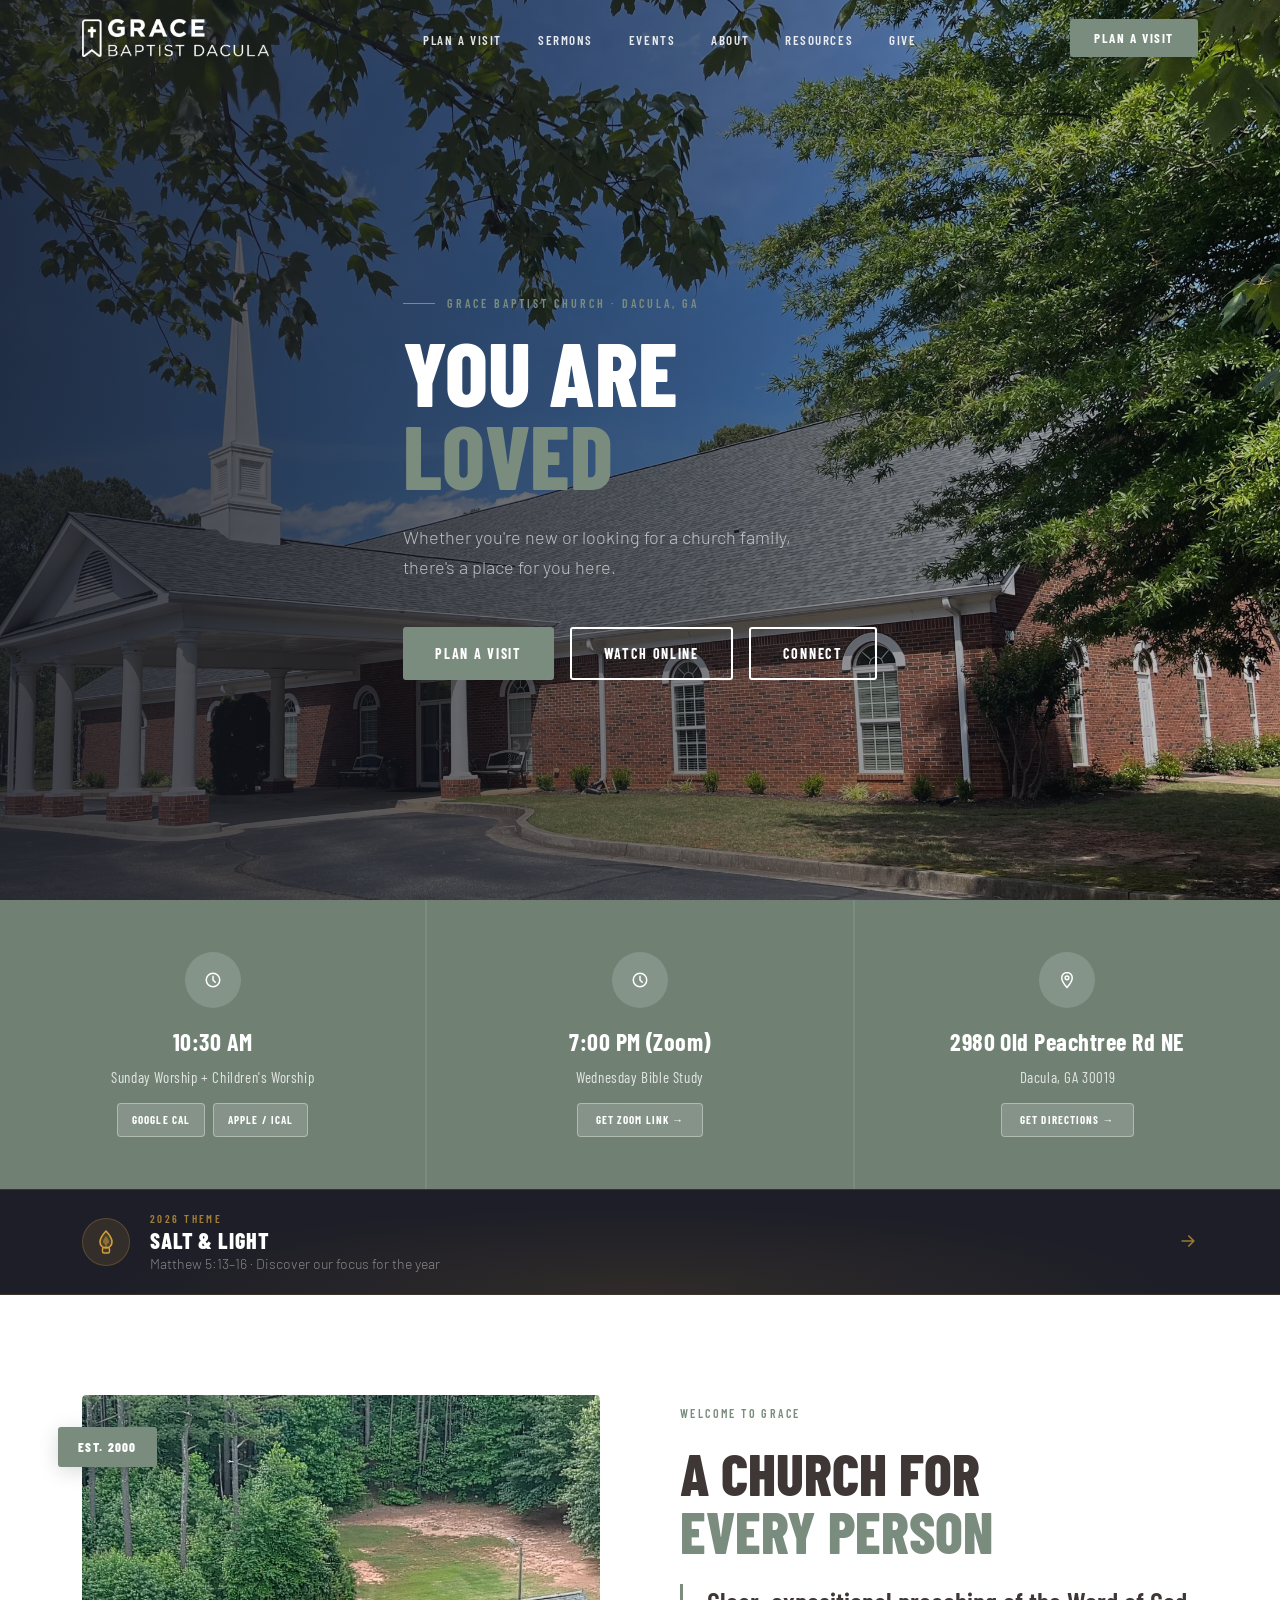
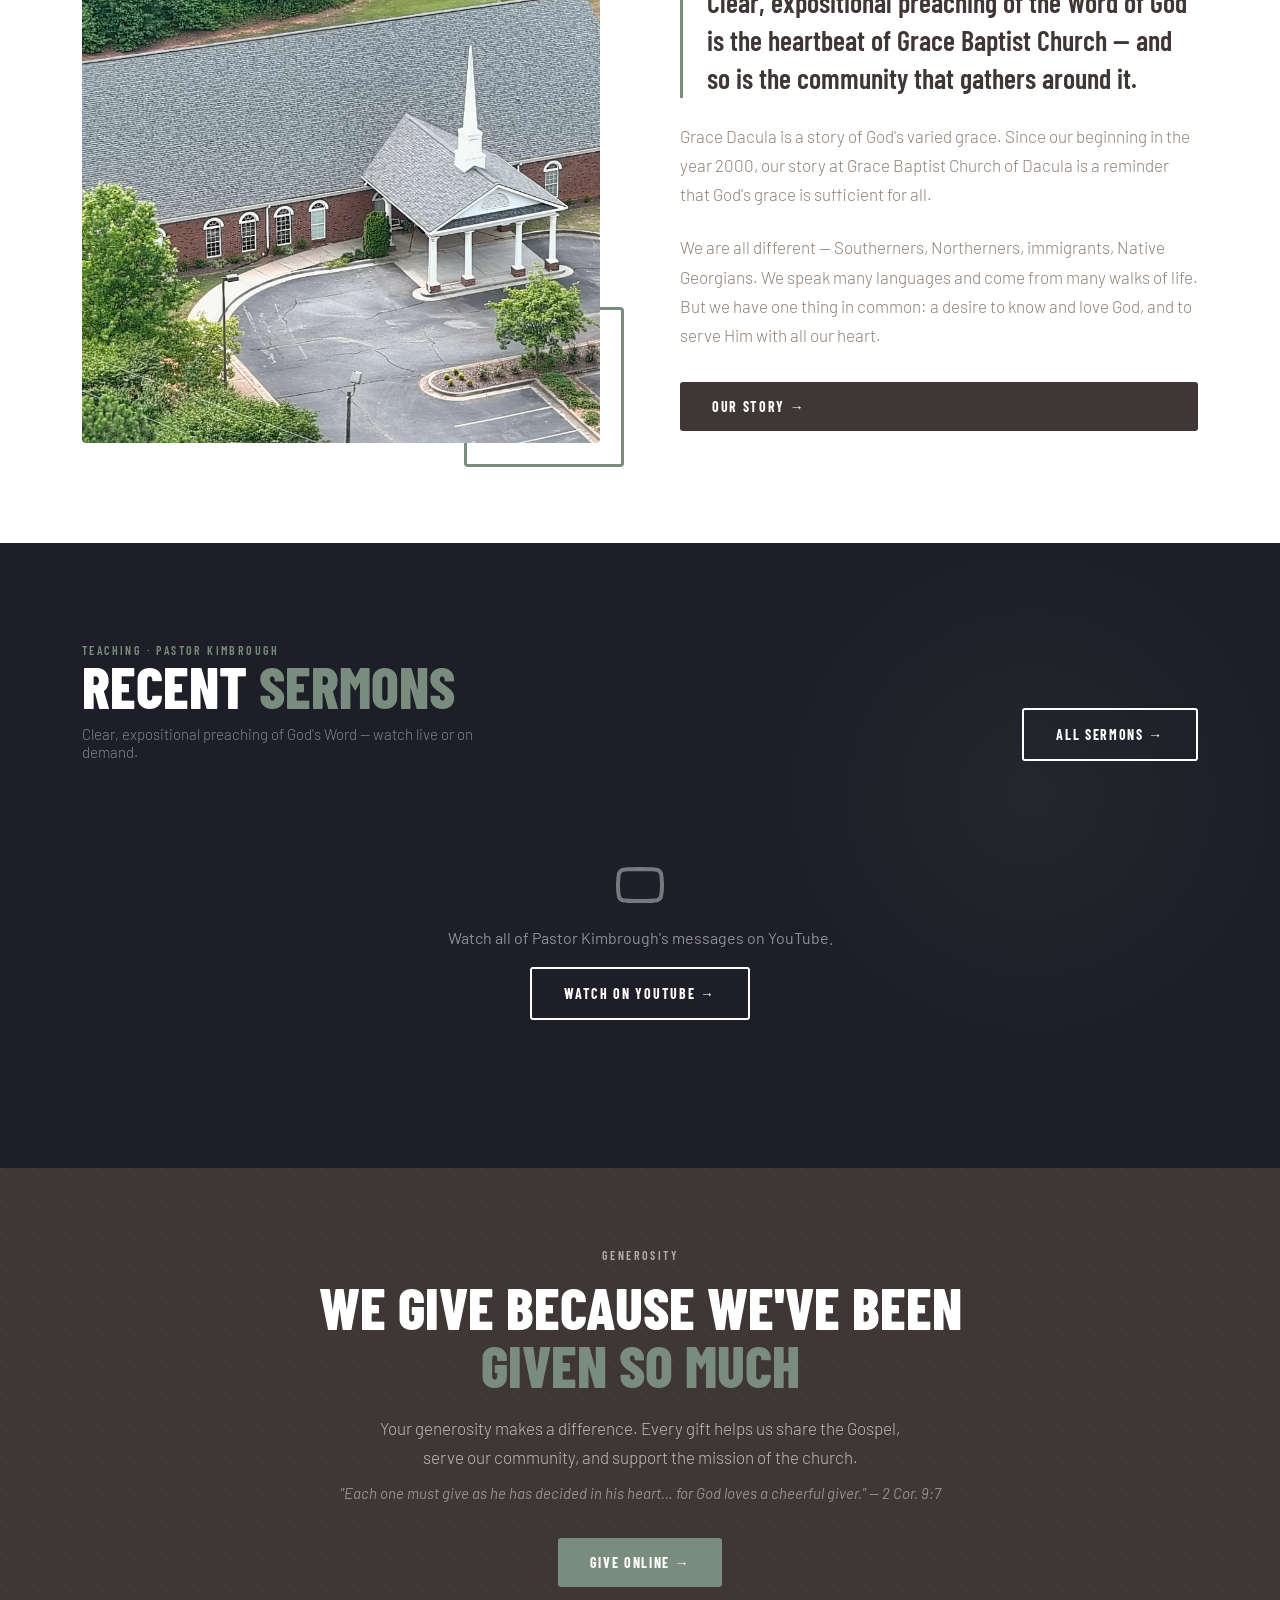
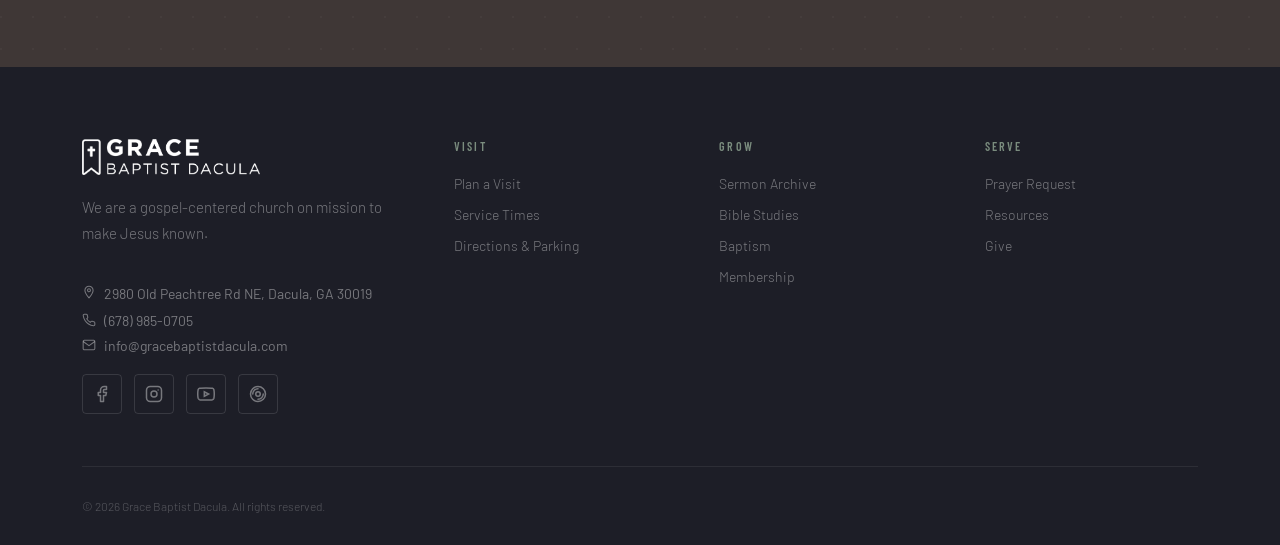
<file: grace-baptist-dacula/index.html>
<!DOCTYPE html>
<html lang="en">
<head>
<meta charset="UTF-8" />
<meta name="viewport" content="width=device-width, initial-scale=1.0" />
<title>Grace Baptist Dacula</title>
<link rel="icon" type="image/x-icon" href="assets/images/favicon.ico" />
<link rel="icon" type="image/png" href="assets/images/icon.png" />
<link rel="apple-touch-icon" href="assets/images/icon.png" />
<link rel="preconnect" href="https://fonts.googleapis.com" />
<link rel="preconnect" href="https://fonts.gstatic.com" crossorigin />
<link href="https://fonts.googleapis.com/css2?family=Barlow:ital,wght@0,300;0,400;0,500;0,600;0,700;0,800;1,300;1,400&family=Barlow+Condensed:wght@400;600;700;800&display=swap" rel="stylesheet" />
<link rel="stylesheet" href="assets/css/style.css" />
</head>
<body>

<!-- ─── NAV ─── -->
<nav class="nav" id="main-nav">
  <div class="container">
    <a href="index.html" class="nav-logo">
      <span class="nav-logo-svg-group">
        <svg viewBox="0 0 38 48" fill="none" xmlns="http://www.w3.org/2000/svg">
          <path d="M4 4 H34 V44 L19 35 L4 44 Z" stroke="#7A8C7E" stroke-width="2.5" fill="none" stroke-linejoin="round"/>
          <line x1="19" y1="12" x2="19" y2="28" stroke="#7A8C7E" stroke-width="2.5" stroke-linecap="round"/>
          <line x1="12" y1="19" x2="26" y2="19" stroke="#7A8C7E" stroke-width="2.5" stroke-linecap="round"/>
        </svg>
        <span class="nav-logo-text">Grace Baptist Dacula</span>
      </span>
      <img src="assets/images/logo-white.webp" alt="Grace Baptist Dacula" class="nav-logo-white" />
      <img src="assets/images/logo.webp" alt="Grace Baptist Dacula" class="nav-logo-real" />
    </a>
    <ul class="nav-links">
      <li><a href="visit.html">Plan a Visit</a></li>
      <li><a href="sermons.html">Sermons</a></li>
      <li><a href="events.html">Events</a></li>
      <li class="has-dropdown">
        <a href="about.html">About</a>
        <div class="nav-dropdown">
          <a href="about.html#about">About Us</a>
          <a href="about.html#leadership">Leadership</a>
          <a href="about.html#beliefs">Beliefs</a>
        </div>
      </li>
      <li><a href="resources.html">Resources</a></li>
      <li><a href="give.html">Give</a></li>
    </ul>
    <a href="visit.html" class="nav-cta">Plan a Visit</a>
    <div class="nav-hamburger" id="hamburger" onclick="toggleMenu()">
      <span></span><span></span><span></span>
    </div>
  </div>
</nav>

<!-- Mobile menu -->
<div class="mobile-menu" id="mobile-menu">
  <a href="visit.html" onclick="closeMenu()">Plan a Visit</a>
  <a href="sermons.html" onclick="closeMenu()">Sermons</a>
  <a href="events.html" onclick="closeMenu()">Events</a>
  <a href="about.html" onclick="closeMenu()">About</a>
  <a href="resources.html" onclick="closeMenu()">Resources</a>
  <a href="give.html" onclick="closeMenu()">Give</a>
</div>

<!-- ─── HERO ─── -->
<section class="hero">
  <div class="hero-photo">
    <img src="assets/images/church-building.webp" alt="Grace Baptist Church" />
  </div>
  <div class="hero-overlay"></div>
  <div class="container">
    <div class="hero-content reveal in">
      <p class="hero-eyebrow">Grace Baptist Church · Dacula, GA</p>
      <h1 class="hero-headline">
        You Are<br/>
        <em>Loved</em>
      </h1>
      <p class="hero-sub">
        Whether you're new or looking for a church family, there's a place for you here.
      </p>
      <div class="hero-actions">
        <a href="visit.html" class="btn btn-primary">Plan a Visit</a>
        <a href="sermons.html" class="btn btn-outline">Watch Online</a>
        <a href="visit.html#connect" class="btn btn-outline">Connect</a>
      </div>
    </div>
  </div>
</section>

<!-- ─── SERVICE TIMES STRIP ─── -->
<div class="service-strip">
  <div class="container">
    <div class="service-item">
      <div class="service-item-icon">
        <svg width="18" height="18" fill="none" viewBox="0 0 24 24">
          <circle cx="12" cy="12" r="9" stroke="white" stroke-width="2"/>
          <path d="M12 7v5l3 3" stroke="white" stroke-width="2" stroke-linecap="round"/>
        </svg>
      </div>
      <div class="service-item-text">
        <strong>10:30 AM</strong>
        Sunday Worship + Children's Worship
        <div style="display:flex;gap:8px;justify-content:center;margin-top:14px;flex-wrap:wrap;">
          <a href="https://calendar.google.com/calendar/render?action=TEMPLATE&text=Sunday+Worship+%E2%80%94+Grace+Baptist+Dacula&details=Sunday+Worship+%2B+Children%27s+Worship&location=2980+Old+Peachtree+Rd+NE%2C+Dacula%2C+GA+30019&dates=20260524T143000Z%2F20260524T160000Z&recur=RRULE%3AFREQ%3DWEEKLY%3BBYDAY%3DSU"
            target="_blank"
            style="display:block;padding:8px 14px;background:rgba(255,255,255,0.15);border:1px solid rgba(255,255,255,0.35);border-radius:4px;color:white;font-family:var(--font-head);font-size:11px;font-weight:700;letter-spacing:0.1em;text-transform:uppercase;text-decoration:none;transition:background 0.2s ease;"
            onmouseover="this.style.background='rgba(255,255,255,0.25)'"
            onmouseout="this.style.background='rgba(255,255,255,0.15)'">Google Cal</a>
          <button onclick="downloadICS()"
            style="display:block;padding:8px 14px;background:rgba(255,255,255,0.15);border:1px solid rgba(255,255,255,0.35);border-radius:4px;color:white;font-family:var(--font-head);font-size:11px;font-weight:700;letter-spacing:0.1em;text-transform:uppercase;cursor:pointer;transition:background 0.2s ease;"
            onmouseover="this.style.background='rgba(255,255,255,0.25)'"
            onmouseout="this.style.background='rgba(255,255,255,0.15)'">Apple / iCal</button>
        </div>
      </div>
    </div>
    <div class="service-divider"></div>
    <div class="service-item">
      <div class="service-item-icon">
        <svg width="18" height="18" fill="none" viewBox="0 0 24 24">
          <circle cx="12" cy="12" r="9" stroke="white" stroke-width="2"/>
          <path d="M12 7v5l3 3" stroke="white" stroke-width="2" stroke-linecap="round"/>
        </svg>
      </div>
      <div class="service-item-text">
        <strong>7:00 PM (Zoom)</strong>
        Wednesday Bible Study
        <a href="mailto:info@gracebaptistdacula.com?subject=Zoom%20Link%20Request&body=Hi%2C%20I%27d%20love%20to%20join%20the%20Wednesday%20Bible%20Study%20on%20Zoom.%20Could%20you%20send%20me%20the%20link%3F%20Thank%20you!"
          style="display:block;width:fit-content;margin:14px auto 0;padding:8px 18px;background:rgba(255,255,255,0.15);border:1px solid rgba(255,255,255,0.35);border-radius:4px;color:white;font-family:var(--font-head);font-size:11px;font-weight:700;letter-spacing:0.1em;text-transform:uppercase;text-decoration:none;transition:background 0.2s ease;"
          onmouseover="this.style.background='rgba(255,255,255,0.25)'"
          onmouseout="this.style.background='rgba(255,255,255,0.15)'">
          Get Zoom Link →
        </a>
      </div>
    </div>
    <div class="service-divider"></div>
    <div class="service-item">
      <div class="service-item-icon">
        <svg width="18" height="18" fill="none" viewBox="0 0 24 24">
          <path d="M12 2C8.13 2 5 5.13 5 9c0 5.25 7 13 7 13s7-7.75 7-13c0-3.87-3.13-7-7-7z" stroke="white" stroke-width="2"/>
          <circle cx="12" cy="9" r="2.5" stroke="white" stroke-width="2"/>
        </svg>
      </div>
      <div class="service-item-text">
        <strong>2980 Old Peachtree Rd NE</strong>
        Dacula, GA 30019
        <a href="https://maps.apple.com/?q=Grace+Baptist+Church+Dacula&address=2980+Old+Peachtree+Rd+NE,+Dacula,+GA+30019"
          onclick="if(!/iPhone|iPad|iPod|Mac/.test(navigator.userAgent)){event.preventDefault();window.open('https://www.google.com/maps/dir/?api=1&destination=2980+Old+Peachtree+Rd+NE,+Dacula,+GA+30019','_blank');}"
          target="_blank"
          style="display:block;width:fit-content;margin:14px auto 0;padding:8px 18px;background:rgba(255,255,255,0.15);border:1px solid rgba(255,255,255,0.35);border-radius:4px;color:white;font-family:var(--font-head);font-size:11px;font-weight:700;letter-spacing:0.1em;text-transform:uppercase;text-decoration:none;transition:background 0.2s ease;"
          onmouseover="this.style.background='rgba(255,255,255,0.25)'"
          onmouseout="this.style.background='rgba(255,255,255,0.15)'">
          Get Directions →
        </a>
      </div>
    </div>
  </div>
</div>

<!-- ─── 2026 THEME BANNER ─── -->
<a href="salt-and-light.html" class="theme-banner" aria-label="2026 Theme: Salt and Light">
  <div class="theme-banner-glow"></div>
  <div class="container">
    <div class="theme-banner-content">
      <div class="theme-banner-icon">
        <!-- Flame / candle icon -->
        <svg width="28" height="28" viewBox="0 0 28 28" fill="none" xmlns="http://www.w3.org/2000/svg">
          <path d="M14 3C14 3 20 9.5 20 14C20 17.31 17.31 20 14 20C10.69 20 8 17.31 8 14C8 9.5 14 3 14 3Z"
            stroke="#D2A03C" stroke-width="1.6" stroke-linejoin="round" fill="rgba(210,160,60,0.15)"/>
          <path d="M14 8C14 8 17 11.5 17 13.5C17 15.16 15.66 16.5 14 16.5C12.34 16.5 11 15.16 11 13.5C11 11.5 14 8 14 8Z"
            fill="rgba(210,160,60,0.5)"/>
          <line x1="14" y1="16.5" x2="14" y2="19.5" stroke="rgba(210,160,60,0.5)" stroke-width="1.4" stroke-linecap="round"/>
          <rect x="10.5" y="19.5" width="7" height="5.5" rx="1.5" stroke="#D2A03C" stroke-width="1.4" fill="rgba(210,160,60,0.1)"/>
        </svg>
      </div>
      <div class="theme-banner-text">
        <span class="theme-banner-eyebrow">2026 Theme</span>
        <span class="theme-banner-title">Salt &amp; Light</span>
        <span class="theme-banner-sub">Matthew 5:13–16 · Discover our focus for the year</span>
      </div>
      <div class="theme-banner-arrow">
        <svg width="20" height="20" fill="none" viewBox="0 0 24 24">
          <path d="M5 12h14M13 6l6 6-6 6" stroke="currentColor" stroke-width="2" stroke-linecap="round" stroke-linejoin="round"/>
        </svg>
      </div>
    </div>
  </div>
</a>

<!-- ─── WELCOME / ABOUT ─── -->
<section class="welcome">
  <div class="container">
    <div class="welcome-visual reveal">
      <div class="welcome-img-frame">
        <img src="assets/images/church-birds-eye.webp" alt="Grace Baptist Church Dacula"
          style="width:100%;aspect-ratio:4/5;object-fit:cover;object-position:center;display:block;border-radius:4px;" />
      </div>
      <div class="welcome-accent"></div>
      <div class="welcome-badge">Est. 2000</div>
    </div>
    <div class="welcome-text reveal reveal-d2">
      <p class="label">Welcome to Grace</p>
      <h2 class="section-title">A Church for<br/><span>Every Person</span></h2>
      <blockquote class="welcome-quote">
        Clear, expositional preaching of the Word of God is the heartbeat of Grace Baptist Church — and so is the community that gathers around it.
      </blockquote>
      <p class="body-text">
        Grace Dacula is a story of God's varied grace. Since our beginning in the year 2000, our story at Grace Baptist Church of Dacula is a reminder that God's grace is sufficient for all.
      </p>
      <p class="body-text">
        We are all different — Southerners, Northerners, immigrants, Native Georgians. We speak many languages and come from many walks of life. But we have one thing in common: a desire to know and love God, and to serve Him with all our heart.
      </p>
      <a href="about.html" class="btn btn-dark" style="margin-top:8px">Our Story →</a>
    </div>
  </div>
</section>

<!-- ─── SERMONS PREVIEW ─── -->
<section class="sermons">
  <div class="container">
    <div class="sermons-top reveal">
      <div>
        <p class="label">Teaching · Pastor Kimbrough</p>
        <h2 class="section-title" style="color:white">Recent <span>Sermons</span></h2>
        <p style="color:rgba(255,255,255,0.45);font-size:15px;margin-top:10px;font-weight:300;max-width:440px">Clear, expositional preaching of God's Word — watch live or on demand.</p>
      </div>
      <a href="sermons.html" class="btn btn-outline">All Sermons →</a>
    </div>
    <div class="sermon-grid" id="sermon-grid">
      <!-- Loading state -->
      <div class="sermon-card" style="opacity:0.4">
        <div class="sermon-thumb" style="background:rgba(255,255,255,0.04);display:flex;align-items:center;justify-content:center;aspect-ratio:16/9">
          <svg width="32" height="32" viewBox="0 0 24 24" fill="none"><circle cx="12" cy="12" r="10" stroke="rgba(255,255,255,0.2)" stroke-width="1.5"/><path d="M12 6v6l4 2" stroke="rgba(255,255,255,0.2)" stroke-width="1.5" stroke-linecap="round"/></svg>
        </div>
        <div class="sermon-info"><p class="sermon-series">Loading...</p></div>
      </div>
      <div class="sermon-card" style="opacity:0.25">
        <div class="sermon-thumb" style="background:rgba(255,255,255,0.04);aspect-ratio:16/9"></div>
        <div class="sermon-info"><p class="sermon-series">Loading...</p></div>
      </div>
      <div class="sermon-card" style="opacity:0.15">
        <div class="sermon-thumb" style="background:rgba(255,255,255,0.04);aspect-ratio:16/9"></div>
        <div class="sermon-info"><p class="sermon-series">Loading...</p></div>
      </div>
    </div>
  </div>
</section>

<!-- ─── GIVE CTA ─── -->
<section class="beliefs" style="padding:80px 0;">
  <div class="beliefs-pattern"></div>
  <div class="container" style="display:flex;flex-direction:column;align-items:center;text-align:center;gap:0;max-width:720px;">
    <div class="reveal" style="width:100%;">
      <p class="label" style="color:rgba(255,255,255,0.6);margin-bottom:16px;">Generosity</p>
      <h2 class="section-title" style="color:white;margin-bottom:20px;">We Give Because We've Been <span>Given So Much</span></h2>
      <p class="body-text" style="color:rgba(255,255,255,0.65);max-width:560px;margin:0 auto 12px;">
        Your generosity makes a difference. Every gift helps us share the Gospel, serve our community, and support the mission of the church.
      </p>
      <p style="font-family:var(--font-body);font-size:15px;font-style:italic;color:rgba(255,255,255,0.45);margin-bottom:36px;">
        "Each one must give as he has decided in his heart… for God loves a cheerful giver." — 2 Cor. 9:7
      </p>
      <a href="give.html" class="btn btn-primary">Give Online →</a>
    </div>
  </div>
</section>

<!-- ─── FOOTER ─── -->
<footer>
  <div class="container">
    <div class="footer-top">
      <div class="footer-brand">
        <div class="footer-logo">
          <img src="assets/images/logo-white.webp" alt="Grace Baptist Dacula" style="height:36px;width:auto;display:block;" />
        </div>
        <p class="body-text" style="color:rgba(255,255,255,0.4);font-size:15px">We are a gospel-centered church on mission to make Jesus known.</p>
        <div style="margin-top:16px;display:flex;flex-direction:column;gap:8px;">
          <a href="https://maps.app.goo.gl/2DaQqVV2UgXk5zZJA" target="_blank" style="color:rgba(255,255,255,0.4);font-size:14px;text-decoration:none;display:flex;align-items:flex-start;gap:8px;line-height:1.5;"><svg width="14" height="14" fill="none" viewBox="0 0 24 24" style="margin-top:2px;flex-shrink:0;"><path d="M12 2C8.13 2 5 5.13 5 9c0 5.25 7 13 7 13s7-7.75 7-13c0-3.87-3.13-7-7-7zm0 9.5a2.5 2.5 0 110-5 2.5 2.5 0 010 5z" stroke="currentColor" stroke-width="1.8"/></svg>2980 Old Peachtree Rd NE, Dacula, GA 30019</a>
          <a href="tel:+16789850705" style="color:rgba(255,255,255,0.4);font-size:14px;text-decoration:none;display:flex;align-items:center;gap:8px;"><svg width="14" height="14" fill="none" viewBox="0 0 24 24"><path d="M22 16.92v3a2 2 0 01-2.18 2 19.79 19.79 0 01-8.63-3.07 19.5 19.5 0 01-6-6A19.79 19.79 0 012.12 4.18 2 2 0 014.11 2h3a2 2 0 012 1.72c.127.96.361 1.903.7 2.81a2 2 0 01-.45 2.11L8.09 9.91a16 16 0 006 6l1.27-1.27a2 2 0 012.11-.45c.907.339 1.85.573 2.81.7A2 2 0 0122 16.92z" stroke="currentColor" stroke-width="1.8"/></svg>(678) 985-0705</a>
          <a href="mailto:info@gracebaptistdacula.com" style="color:rgba(255,255,255,0.4);font-size:14px;text-decoration:none;display:flex;align-items:center;gap:8px;"><svg width="14" height="14" fill="none" viewBox="0 0 24 24"><path d="M4 4h16c1.1 0 2 .9 2 2v12c0 1.1-.9 2-2 2H4c-1.1 0-2-.9-2-2V6c0-1.1.9-2 2-2z" stroke="currentColor" stroke-width="1.8"/><polyline points="22,6 12,13 2,6" stroke="currentColor" stroke-width="1.8"/></svg>info@gracebaptistdacula.com</a>
        </div>
        <div class="footer-socials">
          <a href="https://www.facebook.com/gbcdacula" target="_blank" class="social-btn" title="Facebook">
            <svg width="18" height="18" fill="none" viewBox="0 0 24 24"><path d="M18 2h-3a5 5 0 00-5 5v3H7v4h3v8h4v-8h3l1-4h-4V7a1 1 0 011-1h3z" stroke="currentColor" stroke-width="2" stroke-linecap="round" stroke-linejoin="round"/></svg>
          </a>
          <a href="#" class="social-btn" title="Instagram">
            <svg width="18" height="18" fill="none" viewBox="0 0 24 24"><rect x="2" y="2" width="20" height="20" rx="5" stroke="currentColor" stroke-width="2"/><circle cx="12" cy="12" r="4" stroke="currentColor" stroke-width="2"/><circle cx="17.5" cy="6.5" r="1" fill="currentColor"/></svg>
          </a>
          <a href="https://www.youtube.com/@GraceBaptistDacula" target="_blank" class="social-btn" title="YouTube">
            <svg width="18" height="18" fill="none" viewBox="0 0 24 24"><path d="M22.54 6.42a2.78 2.78 0 00-1.95-1.97C18.88 4 12 4 12 4s-6.88 0-8.59.45A2.78 2.78 0 001.46 6.42 29 29 0 001 12a29 29 0 00.46 5.58A2.78 2.78 0 003.41 19.6C5.12 20 12 20 12 20s6.88 0 8.59-.4a2.78 2.78 0 001.95-1.97A29 29 0 0023 12a29 29 0 00-.46-5.58z" stroke="currentColor" stroke-width="2"/><polygon points="9.75 15.02 15.5 12 9.75 8.98 9.75 15.02" stroke="currentColor" stroke-width="2" fill="none"/></svg>
          </a>
          <a href="#" class="social-btn" title="Podcast">
            <svg width="18" height="18" fill="none" viewBox="0 0 24 24"><circle cx="12" cy="12" r="10" stroke="currentColor" stroke-width="2"/><circle cx="12" cy="12" r="3" stroke="currentColor" stroke-width="2"/><path d="M5 12a7 7 0 017-7M19 12a7 7 0 01-7 7" stroke="currentColor" stroke-width="2" stroke-linecap="round"/></svg>
          </a>
        </div>
      </div>
      <div class="footer-col">
        <p class="footer-col-title">Visit</p>
        <ul>
          <li><a href="visit.html">Plan a Visit</a></li>
          <li><a href="visit.html">Service Times</a></li>
          <li><a href="visit.html">Directions &amp; Parking</a></li>
          
        </ul>
      </div>
      <div class="footer-col">
        <p class="footer-col-title">Grow</p>
        <ul>
          <li><a href="sermons.html">Sermon Archive</a></li>
          <li><a href="visit.html">Bible Studies</a></li>
          <li><a href="about.html">Baptism</a></li>
          <li><a href="about.html">Membership</a></li>
        </ul>
      </div>
      <div class="footer-col">
        <p class="footer-col-title">Serve</p>
        <ul>
          
          
          <li><a href="visit.html">Prayer Request</a></li>
          <li><a href="resources.html">Resources</a></li>
      <li><a href="give.html">Give</a></li>
        </ul>
      </div>
    </div>
    <div class="footer-bottom">
      <p>© 2026 Grace Baptist Dacula. All rights reserved.</p>
    </div>
  </div>
</footer>

<script src="assets/js/main.js"></script>
<script>
  function downloadICS() {
    const ics = [
      'BEGIN:VCALENDAR',
      'VERSION:2.0',
      'PRODID:-//Grace Baptist Dacula//EN',
      'CALSCALE:GREGORIAN',
      'BEGIN:VEVENT',
      'SUMMARY:Sunday Worship — Grace Baptist Dacula',
      'DESCRIPTION:Sunday Worship + Children\'s Worship',
      'LOCATION:2980 Old Peachtree Rd NE\\, Dacula\\, GA 30019',
      'DTSTART;TZID=America/New_York:20260524T103000',
      'DTEND;TZID=America/New_York:20260524T120000',
      'RRULE:FREQ=WEEKLY;BYDAY=SU',
      'END:VEVENT',
      'END:VCALENDAR'
    ].join('\r\n');
    const blob = new Blob([ics], { type: 'text/calendar' });
    const a = document.createElement('a');
    a.href = URL.createObjectURL(blob);
    a.download = 'grace-sunday-worship.ics';
    a.click();
  }
</script>
<script>
  // ── YouTube sermon preview (3 videos) ──
  const YT_HANDLE = 'GraceBaptistDacula';
  const YT_CHANNEL_ID = 'UCJoJOLxLC_5LtJ1MSISZhig';

  function formatDate(ts) {
    const d = new Date(ts);
    return d.toLocaleDateString('en-US', { month: 'long', day: 'numeric', year: 'numeric' });
  }

  function buildSermonCard(v, isFeatured) {
    const thumb = `https://img.youtube.com/vi/${v.videoId}/mqdefault.jpg`;
    const thumbHQ = `https://img.youtube.com/vi/${v.videoId}/hqdefault.jpg`;
    const url = `https://www.youtube.com/watch?v=${v.videoId}`;
    return `
      <a href="${url}" target="_blank" rel="noopener" class="sermon-card" style="text-decoration:none;display:block;">
        <div class="sermon-thumb" style="position:relative;overflow:hidden;">
          <img src="${isFeatured ? thumbHQ : thumb}" alt="${v.title}" loading="lazy"
            style="width:100%;aspect-ratio:16/9;object-fit:cover;display:block;"
            onerror="this.src='${thumb}'" />
          <div class="play-btn">
            <div class="play-circle">
              <svg width="${isFeatured ? 22 : 16}" height="${isFeatured ? 22 : 16}" fill="white" viewBox="0 0 24 24"><polygon points="5,3 19,12 5,21" fill="white"/></svg>
            </div>
          </div>
        </div>
        <div class="sermon-info">
          <p class="sermon-series">Grace Baptist Dacula</p>
          <h3 class="sermon-title" style="font-size:${isFeatured ? '20px' : '16px'};line-height:1.3;">${v.title}</h3>
          <p class="sermon-meta">${formatDate(v.pubDate)}</p>
        </div>
      </a>`;
  }

  function fetchWithTimeout(url, ms) {
    const controller = new AbortController();
    const timer = setTimeout(() => controller.abort(), ms);
    return fetch(url, { signal: controller.signal })
      .finally(() => clearTimeout(timer));
  }

  // Race multiple CORS proxies — whichever responds first wins
  function fetchViaProxy(targetUrl) {
    return Promise.any([
      fetchWithTimeout(`https://api.allorigins.win/get?url=${encodeURIComponent(targetUrl)}`, 9000)
        .then(r => { if (!r.ok) throw new Error(r.status); return r.json(); })
        .then(d => { if (!d.contents) throw new Error('empty'); return d.contents; }),
      fetchWithTimeout(`https://api.codetabs.com/v1/proxy?quest=${encodeURIComponent(targetUrl)}`, 9000)
        .then(r => { if (!r.ok) throw new Error(r.status); return r.text(); })
        .then(t => { if (!t) throw new Error('empty'); return t; }),
      fetchWithTimeout(`https://corsproxy.io/?${encodeURIComponent(targetUrl)}`, 9000)
        .then(r => { if (!r.ok) throw new Error(r.status); return r.text(); })
        .then(t => { if (!t) throw new Error('empty'); return t; }),
      fetchWithTimeout(`https://thingproxy.freeboard.io/fetch/${targetUrl}`, 9000)
        .then(r => { if (!r.ok) throw new Error(r.status); return r.text(); })
        .then(t => { if (!t) throw new Error('empty'); return t; })
    ]);
  }

  async function fetchVideos(limit) {
    // Fetch the RSS feed directly using the known channel ID.
    // (We used to scrape the @handle channel page first to "discover" the ID,
    // but that page is JS-heavy and often served differently to proxy IPs,
    // which was the main reason this was silently failing. The RSS feed is
    // plain XML and far more reliable to fetch through a CORS proxy.)
    const xml = await fetchViaProxy(
      `https://www.youtube.com/feeds/videos.xml?channel_id=${YT_CHANNEL_ID}`
    );

    const doc = new DOMParser().parseFromString(xml, 'text/xml');
    return Array.from(doc.querySelectorAll('entry')).slice(0, limit).map(e => {
      const idText = e.querySelector('id')?.textContent || '';
      const videoId = idText.includes('yt:video:') ? idText.split('yt:video:')[1] : idText.split(':').pop();
      return {
        videoId,
        title: e.querySelector('title')?.textContent || 'Untitled',
        pubDate: new Date(e.querySelector('published')?.textContent || '').getTime() || Date.now()
      };
    }).filter(v => v.videoId);
  }

  async function loadSermons() {
    try {
      const videos = await fetchVideos(3);
      if (!videos.length) throw new Error('No videos found');

      const grid = document.getElementById('sermon-grid');
      grid.innerHTML = videos.map((v, i) => buildSermonCard(v, i === 0)).join('');
      grid.querySelectorAll('.sermon-card').forEach((el, i) => {
        el.style.opacity = '0';
        el.style.transform = 'translateY(24px)';
        el.style.transition = `opacity 0.6s ease ${i * 0.12}s, transform 0.6s ease ${i * 0.12}s`;
        setTimeout(() => { el.style.opacity = '1'; el.style.transform = 'translateY(0)'; }, 100 + i * 120);
      });
    } catch (err) {
      document.getElementById('sermon-grid').innerHTML = `
        <div style="grid-column:1/-1;text-align:center;padding:48px 24px;color:rgba(255,255,255,0.5);">
          <svg width="48" height="48" fill="none" viewBox="0 0 24 24" style="margin:0 auto 16px"><path d="M22.54 6.42a2.78 2.78 0 00-1.95-1.97C18.88 4 12 4 12 4s-6.88 0-8.59.45A2.78 2.78 0 001.46 6.42 29 29 0 001 12a29 29 0 00.46 5.58A2.78 2.78 0 003.41 19.6C5.12 20 12 20 12 20s6.88 0 8.59-.4a2.78 2.78 0 001.95-1.97A29 29 0 0023 12a29 29 0 00-.46-5.58z" stroke="rgba(255,255,255,0.4)" stroke-width="2"/></svg>
          <p style="margin-bottom:20px;font-size:16px;">Watch all of Pastor Kimbrough's messages on YouTube.</p>
          <a href="https://www.youtube.com/@GraceBaptistDacula" target="_blank" class="btn btn-outline">Watch on YouTube →</a>
        </div>`;
    }
  }
  loadSermons();
</script>
</body>
</html>
</file>
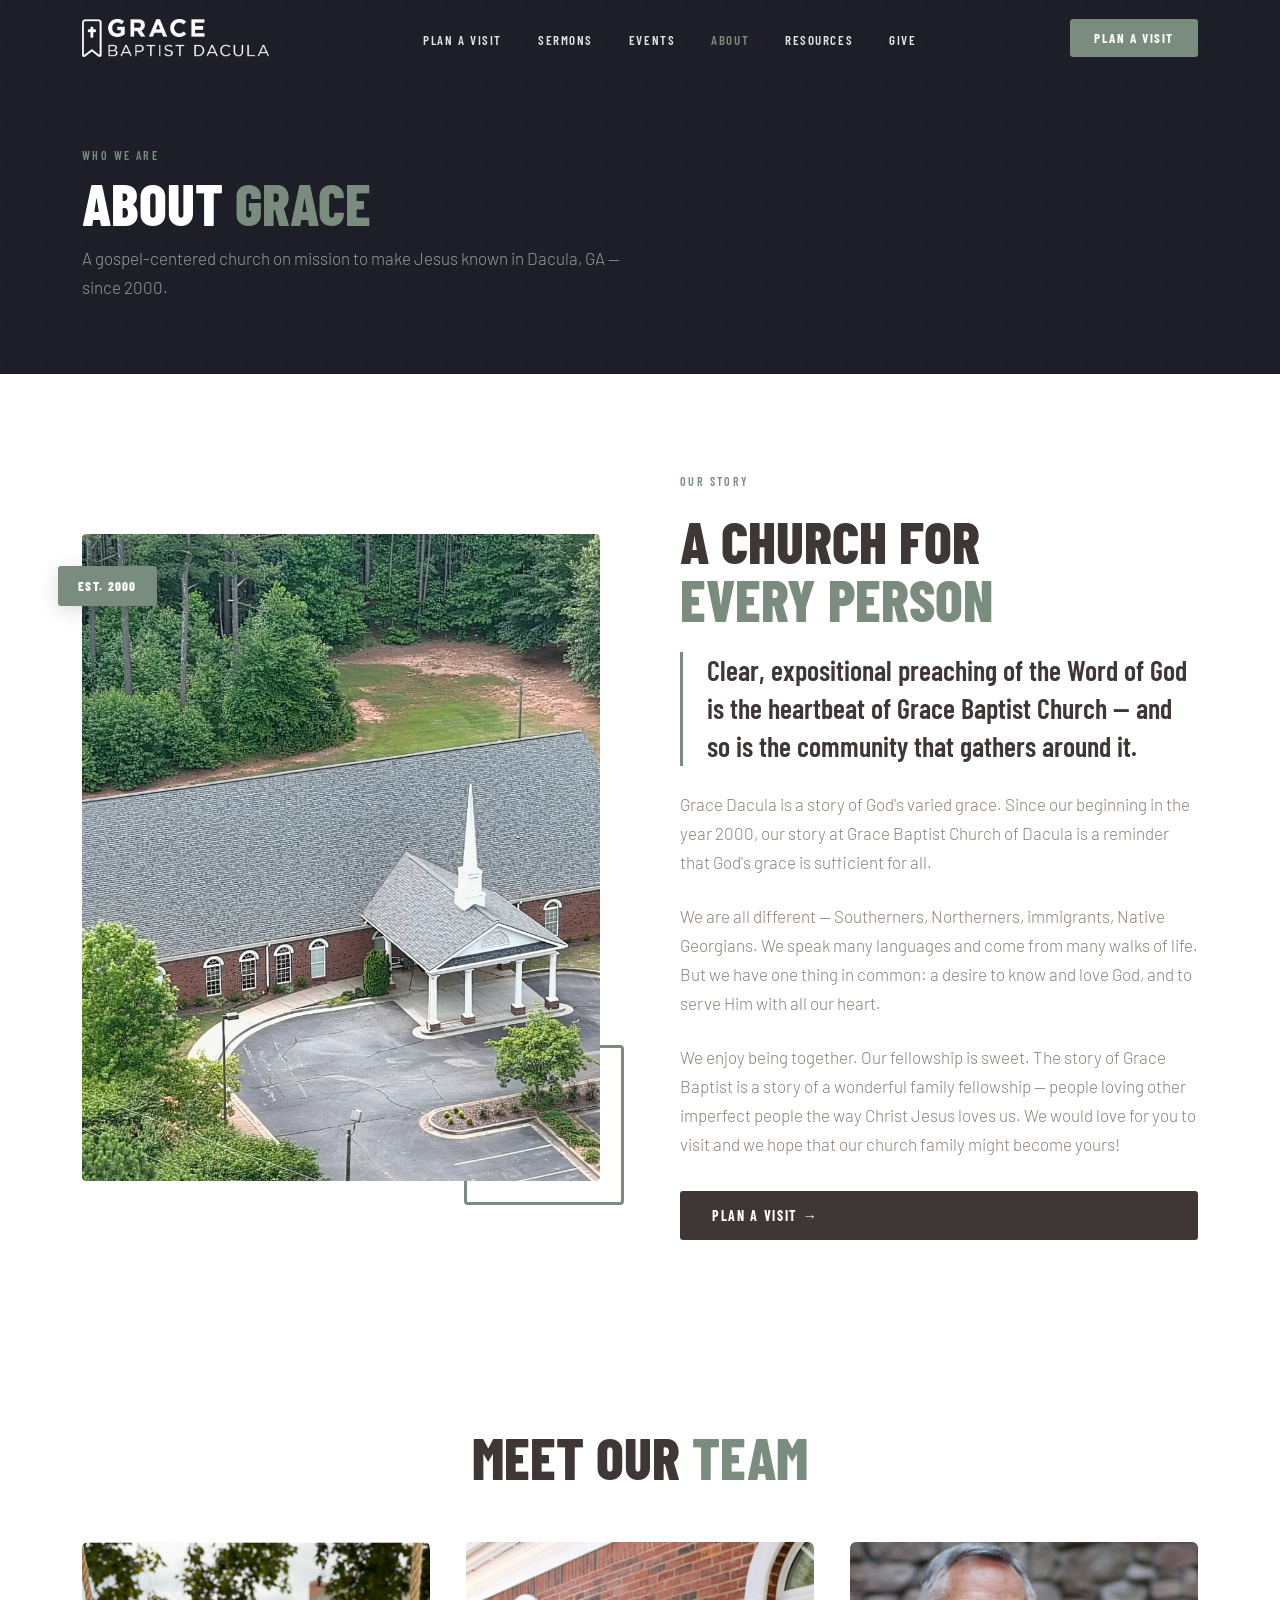
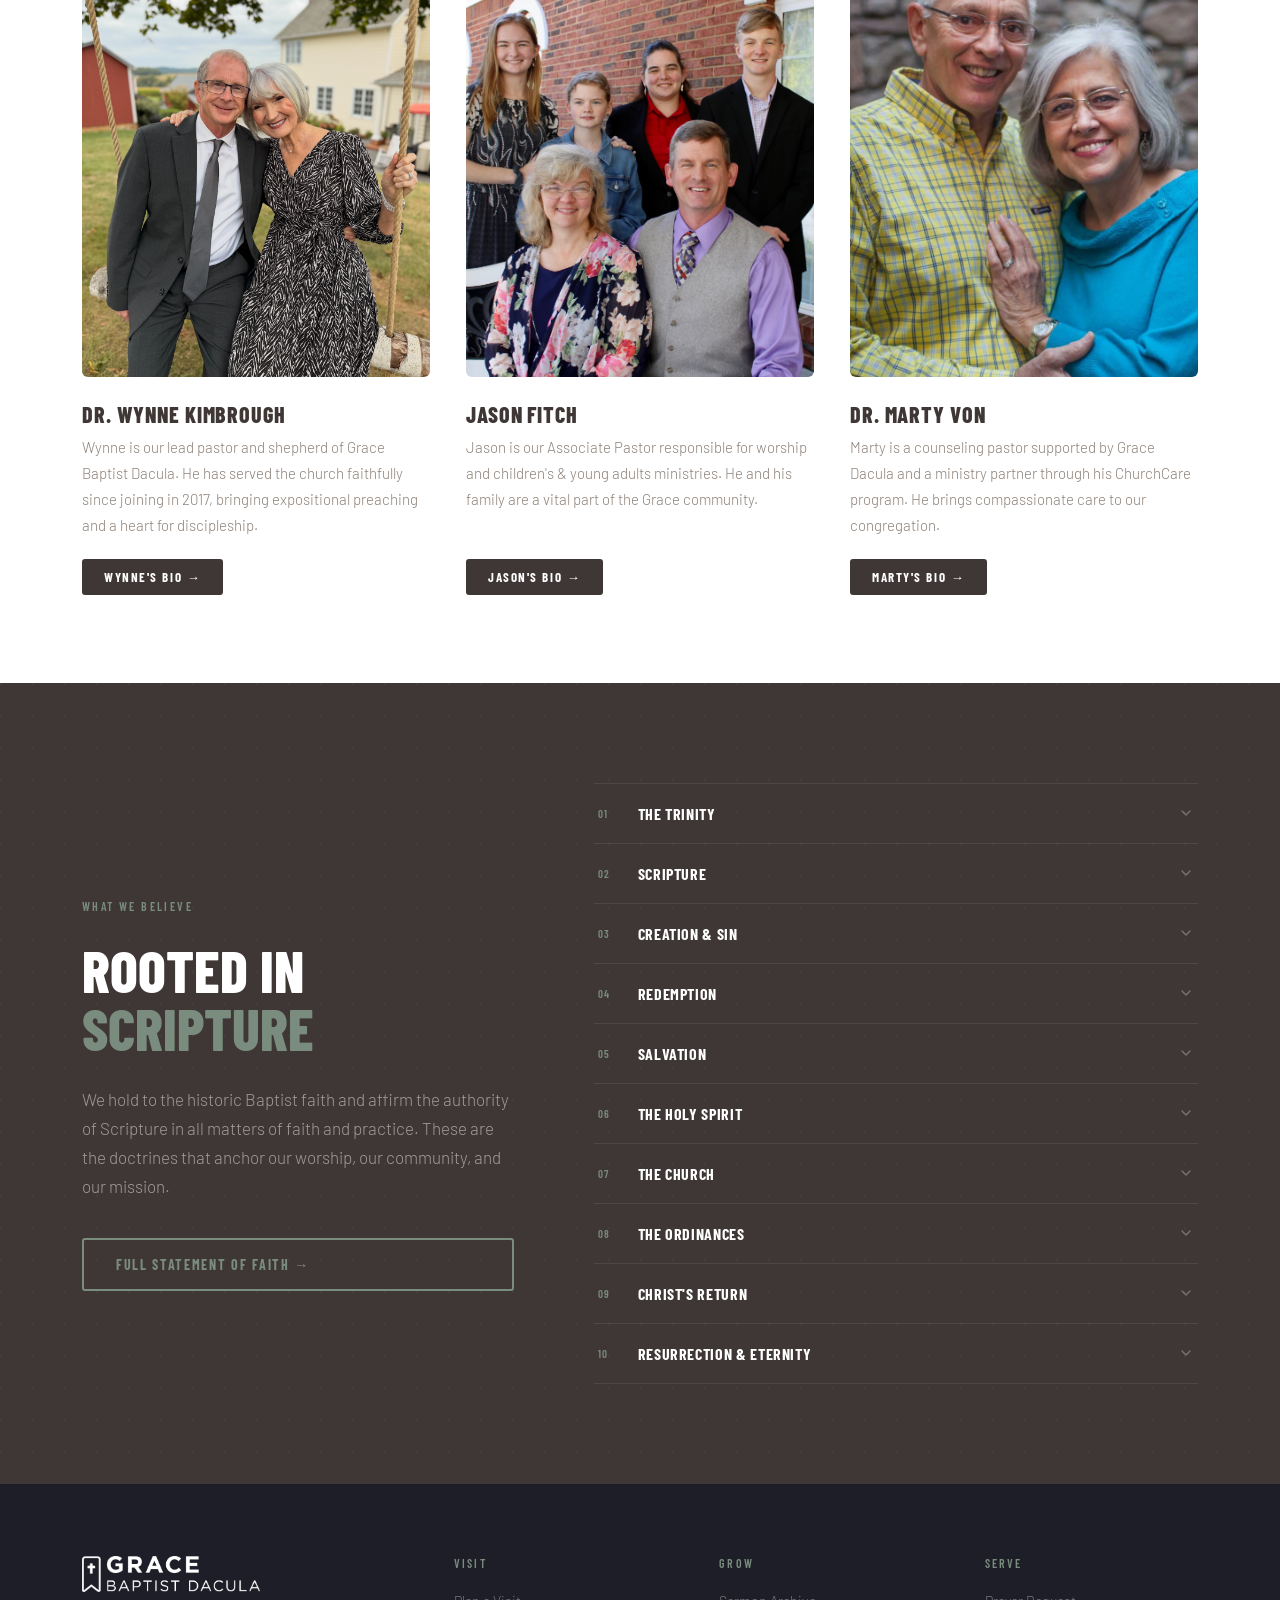
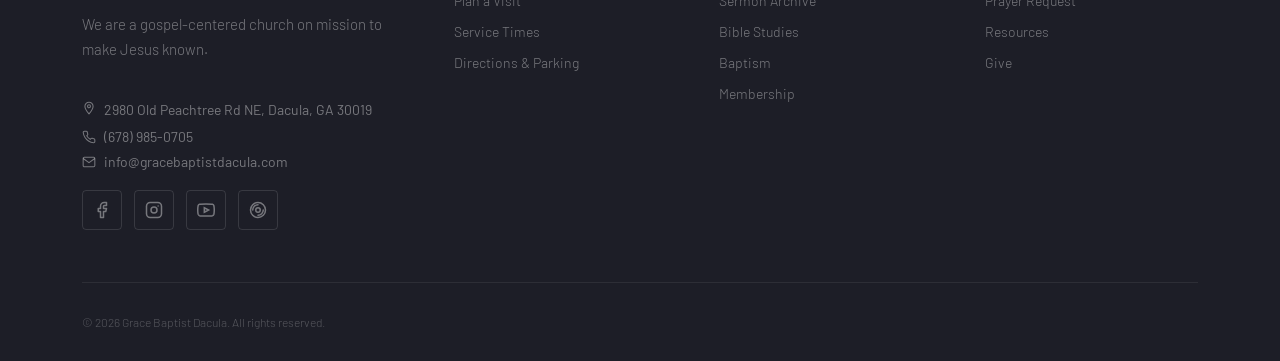
<file: grace-baptist-dacula/about.html>
<!DOCTYPE html>
<html lang="en">
<head>
<meta charset="UTF-8" />
<meta name="viewport" content="width=device-width, initial-scale=1.0" />
<title>About | Grace Baptist Dacula</title>
<link rel="icon" type="image/x-icon" href="assets/images/favicon.ico" />
<link rel="icon" type="image/png" href="assets/images/icon.png" />
<link rel="apple-touch-icon" href="assets/images/icon.png" />
<link rel="preconnect" href="https://fonts.googleapis.com" />
<link rel="preconnect" href="https://fonts.gstatic.com" crossorigin />
<link href="https://fonts.googleapis.com/css2?family=Barlow:ital,wght@0,300;0,400;0,500;0,600;0,700;0,800;1,300;1,400&family=Barlow+Condensed:wght@400;600;700;800&display=swap" rel="stylesheet" />
<link rel="stylesheet" href="assets/css/style.css" />
</head>
<body>

<!-- ─── NAV ─── -->
<nav class="nav" id="main-nav">
  <div class="container">
    <a href="index.html" class="nav-logo">
      <span class="nav-logo-svg-group">
        <svg viewBox="0 0 38 48" fill="none" xmlns="http://www.w3.org/2000/svg">
          <path d="M4 4 H34 V44 L19 35 L4 44 Z" stroke="#7A8C7E" stroke-width="2.5" fill="none" stroke-linejoin="round"/>
          <line x1="19" y1="12" x2="19" y2="28" stroke="#7A8C7E" stroke-width="2.5" stroke-linecap="round"/>
          <line x1="12" y1="19" x2="26" y2="19" stroke="#7A8C7E" stroke-width="2.5" stroke-linecap="round"/>
        </svg>
        <span class="nav-logo-text">Grace Baptist Dacula</span>
      </span>
      <img src="assets/images/logo-white.webp" alt="Grace Baptist Dacula" class="nav-logo-white" />
      <img src="assets/images/logo.webp" alt="Grace Baptist Dacula" class="nav-logo-real" />
    </a>
    <ul class="nav-links">
      <li><a href="visit.html">Plan a Visit</a></li>
      <li><a href="sermons.html">Sermons</a></li>
      <li><a href="events.html">Events</a></li>
      <li class="has-dropdown">
        <a href="about.html">About</a>
        <div class="nav-dropdown">
          <a href="about.html#about">About Us</a>
          <a href="about.html#leadership">Leadership</a>
          <a href="about.html#beliefs">Beliefs</a>
        </div>
      </li>
      <li><a href="resources.html">Resources</a></li>
      <li><a href="give.html">Give</a></li>
    </ul>
    <a href="visit.html" class="nav-cta">Plan a Visit</a>
    <div class="nav-hamburger" id="hamburger" onclick="toggleMenu()">
      <span></span><span></span><span></span>
    </div>
  </div>
</nav>

<!-- Mobile menu -->
<div class="mobile-menu" id="mobile-menu">
  <a href="visit.html" onclick="closeMenu()">Plan a Visit</a>
  <a href="sermons.html" onclick="closeMenu()">Sermons</a>
  <a href="events.html" onclick="closeMenu()">Events</a>
  <a href="about.html" onclick="closeMenu()">About</a>
  <a href="resources.html" onclick="closeMenu()">Resources</a>
  <a href="give.html" onclick="closeMenu()">Give</a>
</div>

<!-- ─── PAGE HEADER ─── -->
<section class="page-header">
  <div class="page-header-pattern"></div>
  <div class="container">
    <div class="page-header-content">
      <p class="label">Who We Are</p>
      <h1 class="section-title">About <span>Grace</span></h1>
      <p class="body-text">A gospel-centered church on mission to make Jesus known in Dacula, GA — since 2000.</p>
    </div>
  </div>
</section>

<!-- ─── WELCOME / STORY ─── -->
<section class="welcome" id="about">
  <div class="container">
    <div class="welcome-visual reveal">
      <div class="welcome-img-frame">
        <img src="assets/images/church-birds-eye.webp" alt="Grace Baptist Church Dacula"
          style="width:100%;aspect-ratio:4/5;object-fit:cover;object-position:center;display:block;border-radius:4px;" />
      </div>
      <div class="welcome-accent"></div>
      <div class="welcome-badge">Est. 2000</div>
    </div>
    <div class="welcome-text reveal reveal-d2">
      <p class="label">Our Story</p>
      <h2 class="section-title">A Church for<br/><span>Every Person</span></h2>
      <blockquote class="welcome-quote">
        Clear, expositional preaching of the Word of God is the heartbeat of Grace Baptist Church — and so is the community that gathers around it.
      </blockquote>
      <p class="body-text">
        Grace Dacula is a story of God's varied grace. Since our beginning in the year 2000, our story at Grace Baptist Church of Dacula is a reminder that God's grace is sufficient for all.
      </p>
      <p class="body-text">
        We are all different — Southerners, Northerners, immigrants, Native Georgians. We speak many languages and come from many walks of life. But we have one thing in common: a desire to know and love God, and to serve Him with all our heart.
      </p>
      <p class="body-text">
        We enjoy being together. Our fellowship is sweet. The story of Grace Baptist is a story of a wonderful family fellowship — people loving other imperfect people the way Christ Jesus loves us. We would love for you to visit and we hope that our church family might become yours!
      </p>
      <a href="visit.html" class="btn btn-dark" style="margin-top:8px">Plan a Visit →</a>
    </div>
  </div>
</section>

<!-- ─── MEET OUR TEAM ─── -->
<section id="leadership" style="background:var(--white);padding:88px 0;">
  <div class="container">
    <div style="text-align:center;margin-bottom:56px;" class="reveal">
      <h2 class="section-title">Meet Our <span>Team</span></h2>
    </div>
    <div class="team-grid reveal reveal-d1">

      <!-- Wynne Kimbrough -->
      <div style="display:flex;flex-direction:column;">
        <div style="overflow:hidden;border-radius:6px;margin-bottom:24px;">
          <img src="assets/images/wynne-vickie.webp" alt="Dr. Wynne Kimbrough"
            style="width:100%;aspect-ratio:4/5;object-fit:cover;object-position:top;display:block;transition:transform 0.4s ease;"
            onmouseover="this.style.transform='scale(1.03)'"
            onmouseout="this.style.transform='scale(1)'" />
        </div>
        <h3 style="font-family:var(--font-head);font-size:22px;font-weight:800;text-transform:uppercase;letter-spacing:0.04em;color:var(--near-black);margin-bottom:8px;">Dr. Wynne Kimbrough</h3>
        <p class="body-text" style="font-size:15px;margin-bottom:20px;flex:1;">Wynne is our lead pastor and shepherd of Grace Baptist Dacula. He has served the church faithfully since joining in 2017, bringing expositional preaching and a heart for discipleship.</p>
        <a href="wynne-kimbrough.html" class="btn btn-dark" style="align-self:flex-start;font-size:13px;padding:10px 22px;">Wynne's Bio →</a>
      </div>

      <!-- Jason Fitch -->
      <div style="display:flex;flex-direction:column;">
        <div style="overflow:hidden;border-radius:6px;margin-bottom:24px;">
          <img src="assets/images/Fitch-Family.webp" alt="Jason Fitch"
            style="width:100%;aspect-ratio:4/5;object-fit:cover;object-position:top;display:block;transition:transform 0.4s ease;"
            onmouseover="this.style.transform='scale(1.03)'"
            onmouseout="this.style.transform='scale(1)'" />
        </div>
        <h3 style="font-family:var(--font-head);font-size:22px;font-weight:800;text-transform:uppercase;letter-spacing:0.04em;color:var(--near-black);margin-bottom:8px;">Jason Fitch</h3>
        <p class="body-text" style="font-size:15px;margin-bottom:20px;flex:1;">Jason is our Associate Pastor responsible for worship and children's &amp; young adults ministries. He and his family are a vital part of the Grace community.</p>
        <a href="jason-fitch.html" class="btn btn-dark" style="align-self:flex-start;font-size:13px;padding:10px 22px;">Jason's Bio →</a>
      </div>

      <!-- Marty Von -->
      <div style="display:flex;flex-direction:column;">
        <div style="overflow:hidden;border-radius:6px;margin-bottom:24px;">
          <img src="assets/images/Marty-Von.webp" alt="Dr. Marty Von"
            style="width:100%;aspect-ratio:4/5;object-fit:cover;object-position:top;display:block;transition:transform 0.4s ease;"
            onmouseover="this.style.transform='scale(1.03)'"
            onmouseout="this.style.transform='scale(1)'" />
        </div>
        <h3 style="font-family:var(--font-head);font-size:22px;font-weight:800;text-transform:uppercase;letter-spacing:0.04em;color:var(--near-black);margin-bottom:8px;">Dr. Marty Von</h3>
        <p class="body-text" style="font-size:15px;margin-bottom:20px;flex:1;">Marty is a counseling pastor supported by Grace Dacula and a ministry partner through his ChurchCare program. He brings compassionate care to our congregation.</p>
        <a href="marty-von.html" class="btn btn-dark" style="align-self:flex-start;font-size:13px;padding:10px 22px;">Marty's Bio →</a>
      </div>

    </div>
  </div>
</section>

<!-- ─── BELIEFS ─── -->
<section class="beliefs" id="beliefs">
  <div class="beliefs-pattern"></div>
  <div class="container">
    <div class="beliefs-left reveal">
      <p class="label">What We Believe</p>
      <h2 class="section-title" style="color:white">Rooted in <span>Scripture</span></h2>
      <p class="body-text">We hold to the historic Baptist faith and affirm the authority of Scripture in all matters of faith and practice. These are the doctrines that anchor our worship, our community, and our mission.</p>
      <a href="#" class="btn btn-outline" style="margin-top:8px; border-color: var(--sage); color: var(--sage)">Full Statement of Faith →</a>
    </div>
    <div class="beliefs-right reveal reveal-d2">
      <div class="belief-item">
        <button class="belief-trigger" onclick="toggleBelief(this)" aria-expanded="false">
          <span class="belief-num">01</span>
          <span class="belief-name">The Trinity</span>
          <svg class="belief-chevron" width="16" height="16" fill="none" viewBox="0 0 24 24"><path d="M6 9l6 6 6-6" stroke="currentColor" stroke-width="2" stroke-linecap="round" stroke-linejoin="round"/></svg>
        </button>
        <div class="belief-body"><p class="belief-desc">We believe in one God in three persons: God the Father, Son, and Holy Spirit.</p></div>
      </div>
      <div class="belief-item">
        <button class="belief-trigger" onclick="toggleBelief(this)" aria-expanded="false">
          <span class="belief-num">02</span>
          <span class="belief-name">Scripture</span>
          <svg class="belief-chevron" width="16" height="16" fill="none" viewBox="0 0 24 24"><path d="M6 9l6 6 6-6" stroke="currentColor" stroke-width="2" stroke-linecap="round" stroke-linejoin="round"/></svg>
        </button>
        <div class="belief-body"><p class="belief-desc">We believe the Bible to be inspired by God in the original manuscripts — the inerrant, infallible Word of God and the final authority for faith and practice.</p></div>
      </div>
      <div class="belief-item">
        <button class="belief-trigger" onclick="toggleBelief(this)" aria-expanded="false">
          <span class="belief-num">03</span>
          <span class="belief-name">Creation &amp; Sin</span>
          <svg class="belief-chevron" width="16" height="16" fill="none" viewBox="0 0 24 24"><path d="M6 9l6 6 6-6" stroke="currentColor" stroke-width="2" stroke-linecap="round" stroke-linejoin="round"/></svg>
        </button>
        <div class="belief-body"><p class="belief-desc">We believe God created the earth as revealed in Genesis, that Adam and Eve were made in His image, and that their willful sin left mankind totally unable to remedy his own lost condition.</p></div>
      </div>
      <div class="belief-item">
        <button class="belief-trigger" onclick="toggleBelief(this)" aria-expanded="false">
          <span class="belief-num">04</span>
          <span class="belief-name">Redemption</span>
          <svg class="belief-chevron" width="16" height="16" fill="none" viewBox="0 0 24 24"><path d="M6 9l6 6 6-6" stroke="currentColor" stroke-width="2" stroke-linecap="round" stroke-linejoin="round"/></svg>
        </button>
        <div class="belief-body"><p class="belief-desc">We believe the Lord Jesus Christ accomplished the Father's eternal purpose through His substitutionary death on the cross, verified by His literal, physical resurrection from the grave.</p></div>
      </div>
      <div class="belief-item">
        <button class="belief-trigger" onclick="toggleBelief(this)" aria-expanded="false">
          <span class="belief-num">05</span>
          <span class="belief-name">Salvation</span>
          <svg class="belief-chevron" width="16" height="16" fill="none" viewBox="0 0 24 24"><path d="M6 9l6 6 6-6" stroke="currentColor" stroke-width="2" stroke-linecap="round" stroke-linejoin="round"/></svg>
        </button>
        <div class="belief-body"><p class="belief-desc">We believe salvation is the gift of God's righteousness, received by personal faith in Jesus Christ expressed in repentant confession of Him as Lord and Savior.</p></div>
      </div>
      <div class="belief-item">
        <button class="belief-trigger" onclick="toggleBelief(this)" aria-expanded="false">
          <span class="belief-num">06</span>
          <span class="belief-name">The Holy Spirit</span>
          <svg class="belief-chevron" width="16" height="16" fill="none" viewBox="0 0 24 24"><path d="M6 9l6 6 6-6" stroke="currentColor" stroke-width="2" stroke-linecap="round" stroke-linejoin="round"/></svg>
        </button>
        <div class="belief-body"><p class="belief-desc">We believe the Holy Spirit convicts, guides believers into truth, and is the supernatural agent in regeneration — baptizing, indwelling, and sealing believers until the day of redemption.</p></div>
      </div>
      <div class="belief-item">
        <button class="belief-trigger" onclick="toggleBelief(this)" aria-expanded="false">
          <span class="belief-num">07</span>
          <span class="belief-name">The Church</span>
          <svg class="belief-chevron" width="16" height="16" fill="none" viewBox="0 0 24 24"><path d="M6 9l6 6 6-6" stroke="currentColor" stroke-width="2" stroke-linecap="round" stroke-linejoin="round"/></svg>
        </button>
        <div class="belief-body"><p class="belief-desc">We believe the local church is comprised of born-again believers commissioned to make disciples of all nations, baptizing them and teaching them to observe all that Christ commanded.</p></div>
      </div>
      <div class="belief-item">
        <button class="belief-trigger" onclick="toggleBelief(this)" aria-expanded="false">
          <span class="belief-num">08</span>
          <span class="belief-name">The Ordinances</span>
          <svg class="belief-chevron" width="16" height="16" fill="none" viewBox="0 0 24 24"><path d="M6 9l6 6 6-6" stroke="currentColor" stroke-width="2" stroke-linecap="round" stroke-linejoin="round"/></svg>
        </button>
        <div class="belief-body"><p class="belief-desc">We believe in two ordinances for the church that testify of the completed work of Christ: baptism and communion.</p></div>
      </div>
      <div class="belief-item">
        <button class="belief-trigger" onclick="toggleBelief(this)" aria-expanded="false">
          <span class="belief-num">09</span>
          <span class="belief-name">Christ's Return</span>
          <svg class="belief-chevron" width="16" height="16" fill="none" viewBox="0 0 24 24"><path d="M6 9l6 6 6-6" stroke="currentColor" stroke-width="2" stroke-linecap="round" stroke-linejoin="round"/></svg>
        </button>
        <div class="belief-body"><p class="belief-desc">We believe in the premillennial, imminent return of the Lord Jesus Christ for the redeemed.</p></div>
      </div>
      <div class="belief-item">
        <button class="belief-trigger" onclick="toggleBelief(this)" aria-expanded="false">
          <span class="belief-num">10</span>
          <span class="belief-name">Resurrection &amp; Eternity</span>
          <svg class="belief-chevron" width="16" height="16" fill="none" viewBox="0 0 24 24"><path d="M6 9l6 6 6-6" stroke="currentColor" stroke-width="2" stroke-linecap="round" stroke-linejoin="round"/></svg>
        </button>
        <div class="belief-body"><p class="belief-desc">We believe in the resurrection of all men — the saved to eternal life in a literal heaven, and the unsaved to eternal judgment for rejecting Jesus Christ.</p></div>
      </div>
    </div>
  </div>
</section>

<!-- ─── FOOTER ─── -->
<footer>
  <div class="container">
    <div class="footer-top">
      <div class="footer-brand">
        <div class="footer-logo">
          <img src="assets/images/logo-white.webp" alt="Grace Baptist Dacula" style="height:36px;width:auto;display:block;" />
        </div>
        <p class="body-text" style="color:rgba(255,255,255,0.4);font-size:15px">We are a gospel-centered church on mission to make Jesus known.</p>
        <div style="margin-top:16px;display:flex;flex-direction:column;gap:8px;">
          <a href="https://maps.app.goo.gl/2DaQqVV2UgXk5zZJA" target="_blank" style="color:rgba(255,255,255,0.4);font-size:14px;text-decoration:none;display:flex;align-items:flex-start;gap:8px;line-height:1.5;"><svg width="14" height="14" fill="none" viewBox="0 0 24 24" style="margin-top:2px;flex-shrink:0;"><path d="M12 2C8.13 2 5 5.13 5 9c0 5.25 7 13 7 13s7-7.75 7-13c0-3.87-3.13-7-7-7zm0 9.5a2.5 2.5 0 110-5 2.5 2.5 0 010 5z" stroke="currentColor" stroke-width="1.8"/></svg>2980 Old Peachtree Rd NE, Dacula, GA 30019</a>
          <a href="tel:+16789850705" style="color:rgba(255,255,255,0.4);font-size:14px;text-decoration:none;display:flex;align-items:center;gap:8px;"><svg width="14" height="14" fill="none" viewBox="0 0 24 24"><path d="M22 16.92v3a2 2 0 01-2.18 2 19.79 19.79 0 01-8.63-3.07 19.5 19.5 0 01-6-6A19.79 19.79 0 012.12 4.18 2 2 0 014.11 2h3a2 2 0 012 1.72c.127.96.361 1.903.7 2.81a2 2 0 01-.45 2.11L8.09 9.91a16 16 0 006 6l1.27-1.27a2 2 0 012.11-.45c.907.339 1.85.573 2.81.7A2 2 0 0122 16.92z" stroke="currentColor" stroke-width="1.8"/></svg>(678) 985-0705</a>
          <a href="mailto:info@gracebaptistdacula.com" style="color:rgba(255,255,255,0.4);font-size:14px;text-decoration:none;display:flex;align-items:center;gap:8px;"><svg width="14" height="14" fill="none" viewBox="0 0 24 24"><path d="M4 4h16c1.1 0 2 .9 2 2v12c0 1.1-.9 2-2 2H4c-1.1 0-2-.9-2-2V6c0-1.1.9-2 2-2z" stroke="currentColor" stroke-width="1.8"/><polyline points="22,6 12,13 2,6" stroke="currentColor" stroke-width="1.8"/></svg>info@gracebaptistdacula.com</a>
        </div>
        <div class="footer-socials">
          <a href="https://www.facebook.com/gbcdacula" target="_blank" class="social-btn" title="Facebook">
            <svg width="18" height="18" fill="none" viewBox="0 0 24 24"><path d="M18 2h-3a5 5 0 00-5 5v3H7v4h3v8h4v-8h3l1-4h-4V7a1 1 0 011-1h3z" stroke="currentColor" stroke-width="2" stroke-linecap="round" stroke-linejoin="round"/></svg>
          </a>
          <a href="#" class="social-btn" title="Instagram">
            <svg width="18" height="18" fill="none" viewBox="0 0 24 24"><rect x="2" y="2" width="20" height="20" rx="5" stroke="currentColor" stroke-width="2"/><circle cx="12" cy="12" r="4" stroke="currentColor" stroke-width="2"/><circle cx="17.5" cy="6.5" r="1" fill="currentColor"/></svg>
          </a>
          <a href="https://www.youtube.com/@GraceBaptistDacula" target="_blank" class="social-btn" title="YouTube">
            <svg width="18" height="18" fill="none" viewBox="0 0 24 24"><path d="M22.54 6.42a2.78 2.78 0 00-1.95-1.97C18.88 4 12 4 12 4s-6.88 0-8.59.45A2.78 2.78 0 001.46 6.42 29 29 0 001 12a29 29 0 00.46 5.58A2.78 2.78 0 003.41 19.6C5.12 20 12 20 12 20s6.88 0 8.59-.4a2.78 2.78 0 001.95-1.97A29 29 0 0023 12a29 29 0 00-.46-5.58z" stroke="currentColor" stroke-width="2"/><polygon points="9.75 15.02 15.5 12 9.75 8.98 9.75 15.02" stroke="currentColor" stroke-width="2" fill="none"/></svg>
          </a>
          <a href="#" class="social-btn" title="Podcast">
            <svg width="18" height="18" fill="none" viewBox="0 0 24 24"><circle cx="12" cy="12" r="10" stroke="currentColor" stroke-width="2"/><circle cx="12" cy="12" r="3" stroke="currentColor" stroke-width="2"/><path d="M5 12a7 7 0 017-7M19 12a7 7 0 01-7 7" stroke="currentColor" stroke-width="2" stroke-linecap="round"/></svg>
          </a>
        </div>
      </div>
      <div class="footer-col">
        <p class="footer-col-title">Visit</p>
        <ul>
          <li><a href="visit.html">Plan a Visit</a></li>
          <li><a href="visit.html">Service Times</a></li>
          <li><a href="visit.html">Directions &amp; Parking</a></li>
          
        </ul>
      </div>
      <div class="footer-col">
        <p class="footer-col-title">Grow</p>
        <ul>
          <li><a href="sermons.html">Sermon Archive</a></li>
          <li><a href="visit.html">Bible Studies</a></li>
          <li><a href="about.html">Baptism</a></li>
          <li><a href="about.html">Membership</a></li>
        </ul>
      </div>
      <div class="footer-col">
        <p class="footer-col-title">Serve</p>
        <ul>
          
          
          <li><a href="visit.html">Prayer Request</a></li>
          <li><a href="resources.html">Resources</a></li>
      <li><a href="give.html">Give</a></li>
        </ul>
      </div>
    </div>
    <div class="footer-bottom">
      <p>© 2026 Grace Baptist Dacula. All rights reserved.</p>
    </div>
  </div>
</footer>

<script src="assets/js/main.js"></script>
<script>
  function toggleBelief(btn) {
    const item = btn.closest('.belief-item');
    const isOpen = item.classList.contains('open');
    // Close all
    document.querySelectorAll('.belief-item').forEach(el => el.classList.remove('open'));
    document.querySelectorAll('.belief-trigger').forEach(b => b.setAttribute('aria-expanded', 'false'));
    // Open this one only if it was closed
    if (!isOpen) {
      item.classList.add('open');
      btn.setAttribute('aria-expanded', 'true');
    }
  }
</script>
</body>
</html>
</file>
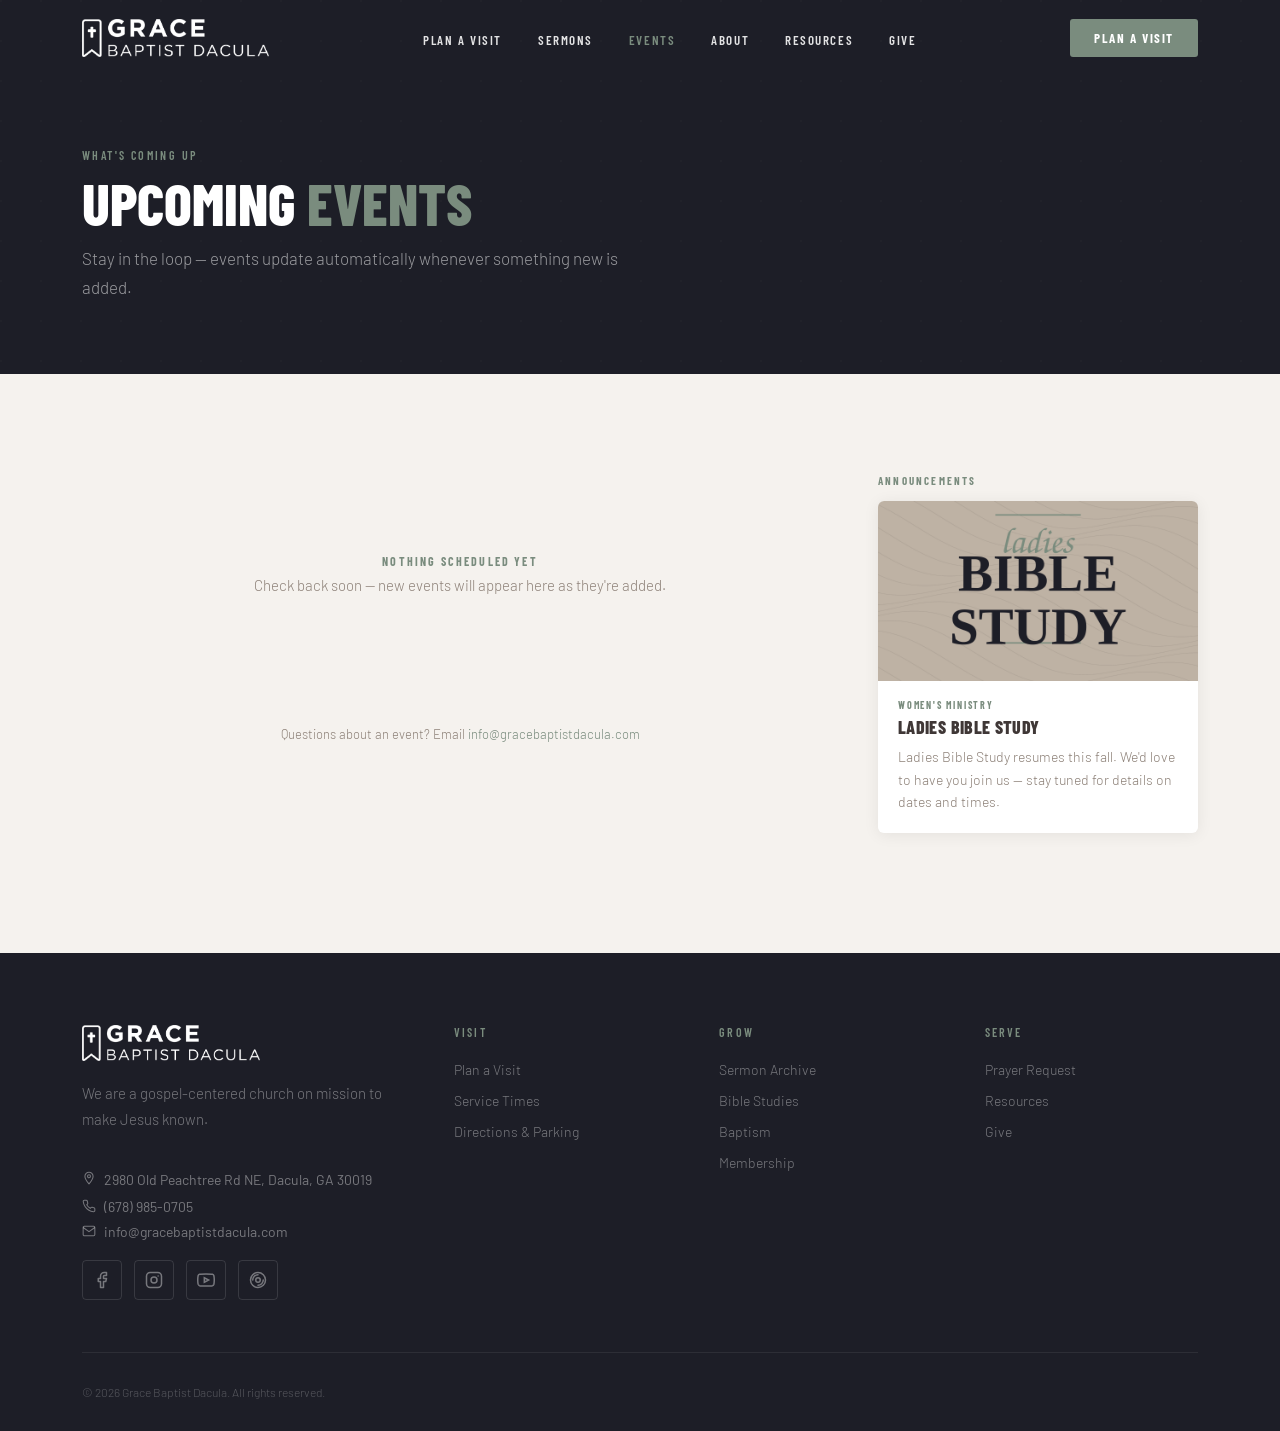
<file: grace-baptist-dacula/events.html>
<!DOCTYPE html>
<html lang="en">
<head>
<meta charset="UTF-8" />
<meta name="viewport" content="width=device-width, initial-scale=1.0" />
<title>Events | Grace Baptist Dacula</title>
<link rel="icon" type="image/x-icon" href="assets/images/favicon.ico" />
<link rel="icon" type="image/png" href="assets/images/icon.png" />
<link rel="apple-touch-icon" href="assets/images/icon.png" />
<link rel="preconnect" href="https://fonts.googleapis.com" />
<link rel="preconnect" href="https://fonts.gstatic.com" crossorigin />
<link href="https://fonts.googleapis.com/css2?family=Barlow:ital,wght@0,300;0,400;0,500;0,600;0,700;0,800;1,300;1,400&family=Barlow+Condensed:wght@400;600;700;800&display=swap" rel="stylesheet" />
<link rel="stylesheet" href="assets/css/style.css" />

<style>
/* ─── EVENT CARDS ─── */
.event-grid {
  display: grid;
  grid-template-columns: repeat(2, 1fr);
  gap: 24px;
  margin-bottom: 52px;
}
@media (max-width: 700px) { .event-grid { grid-template-columns: 1fr; } }

.event-card {
  background: var(--white);
  border-radius: 6px;
  overflow: hidden;
  box-shadow: 0 2px 16px rgba(0,0,0,0.07);
  display: flex;
  flex-direction: column;
  transition: transform 0.22s cubic-bezier(0.4,0,0.2,1), box-shadow 0.22s cubic-bezier(0.4,0,0.2,1);
}
.event-card:hover {
  transform: translateY(-4px);
  box-shadow: 0 12px 36px rgba(0,0,0,0.13);
}

.event-card-date {
  background: var(--ink);
  padding: 18px 22px 16px;
  display: flex;
  align-items: baseline;
  gap: 10px;
}
.event-card-dow {
  font-family: var(--font-head);
  font-weight: 700;
  font-size: 12px;
  letter-spacing: 0.18em;
  color: var(--sage);
  text-transform: uppercase;
  align-self: center;
  padding-bottom: 2px;
}
.event-card-day {
  font-family: var(--font-head);
  font-weight: 800;
  font-size: 46px;
  color: var(--white);
  line-height: 1;
}
.event-card-month {
  font-family: var(--font-head);
  font-weight: 600;
  font-size: 13px;
  letter-spacing: 0.12em;
  color: rgba(255,255,255,0.4);
  text-transform: uppercase;
  align-self: center;
  padding-bottom: 2px;
}

.event-card-body {
  padding: 20px 22px 22px;
  display: flex;
  flex-direction: column;
  flex: 1;
  gap: 6px;
}
.event-card-title {
  font-family: var(--font-head);
  font-weight: 700;
  font-size: 19px;
  color: var(--near-black);
  line-height: 1.15;
  text-transform: uppercase;
  letter-spacing: 0.02em;
}
.event-card-time {
  font-family: var(--font-body);
  font-size: 14px;
  color: var(--stone);
  font-weight: 400;
  margin-top: 2px;
}
.event-card-location {
  font-family: var(--font-body);
  font-size: 13px;
  color: var(--stone);
  font-weight: 300;
  display: flex;
  align-items: center;
  gap: 5px;
}
.event-card-footer {
  margin-top: auto;
  padding-top: 16px;
  display: flex;
  align-items: center;
  gap: 10px;
  flex-wrap: wrap;
}

.event-badge {
  font-family: var(--font-head);
  font-size: 10px;
  font-weight: 700;
  letter-spacing: 0.18em;
  text-transform: uppercase;
  color: var(--sage);
  background: rgba(122,140,126,0.12);
  padding: 4px 10px;
  border-radius: 3px;
}
.event-badge-inperson {
  color: var(--stone);
  background: rgba(141,129,120,0.1);
}

.btn-join {
  display: inline-flex;
  align-items: center;
  gap: 7px;
  font-family: var(--font-head);
  font-weight: 700;
  font-size: 12px;
  letter-spacing: 0.12em;
  text-transform: uppercase;
  padding: 9px 18px;
  border-radius: 3px;
  background: var(--sage);
  color: var(--white);
  border: none;
  cursor: pointer;
  transition: background 0.2s ease, transform 0.2s ease;
  text-decoration: none;
}
.btn-join:hover { background: #677a6b; transform: translateY(-1px); }
.btn-join svg { flex-shrink: 0; }

/* Load more */
.events-load-more-wrap {
  text-align: center;
}

/* ─── TWO-COLUMN EVENTS LAYOUT ─── */
.events-layout {
  display: grid;
  grid-template-columns: 1fr 320px;
  gap: 40px;
  align-items: start;
}
@media (max-width: 960px) {
  .events-layout {
    grid-template-columns: 1fr;
  }
  .announcements-sidebar {
    order: -1;
  }
}
@media (min-width: 961px) {
  .announcements-sidebar {
    position: sticky;
    top: 88px;
  }
}

/* ─── ANNOUNCEMENTS SIDEBAR ─── */
.announcements-sidebar {
}
.announcements-sidebar-label {
  font-family: var(--font-head);
  font-size: 11px;
  font-weight: 700;
  letter-spacing: 0.2em;
  text-transform: uppercase;
  color: var(--sage);
  margin-bottom: 14px;
}
.announcement-card {
  background: var(--white);
  border-radius: 6px;
  overflow: hidden;
  box-shadow: 0 2px 16px rgba(0,0,0,0.07);
  margin-bottom: 20px;
}
.announcement-card-img {
  width: 100%;
  aspect-ratio: 16 / 9;
  object-fit: cover;
  display: block;
}
.announcement-card-img-placeholder {
  width: 100%;
  aspect-ratio: 16 / 9;
  background: var(--sand);
  display: flex;
  flex-direction: column;
  align-items: center;
  justify-content: center;
  gap: 8px;
  color: var(--stone);
}
.announcement-card-img-placeholder svg {
  opacity: 0.35;
}
.announcement-card-img-placeholder span {
  font-family: var(--font-head);
  font-size: 11px;
  font-weight: 600;
  letter-spacing: 0.14em;
  text-transform: uppercase;
  opacity: 0.5;
}
.announcement-card-body {
  padding: 18px 20px 20px;
}
.announcement-card-tag {
  font-family: var(--font-head);
  font-size: 10px;
  font-weight: 700;
  letter-spacing: 0.18em;
  text-transform: uppercase;
  color: var(--sage);
  margin-bottom: 6px;
}
.announcement-card-title {
  font-family: var(--font-head);
  font-weight: 800;
  font-size: 18px;
  color: var(--near-black);
  text-transform: uppercase;
  letter-spacing: 0.02em;
  line-height: 1.15;
  margin-bottom: 8px;
}
.announcement-card-desc {
  font-family: var(--font-body);
  font-size: 14px;
  color: var(--stone);
  font-weight: 300;
  line-height: 1.6;
}

/* Loading / empty / error states */
.events-status {
  text-align: center;
  padding: 80px 0;
  grid-column: 1 / -1;
}
.events-status-spinner {
  width: 36px;
  height: 36px;
  border: 3px solid var(--sand);
  border-top-color: var(--sage);
  border-radius: 50%;
  animation: ev-spin 0.75s linear infinite;
  margin: 0 auto 18px;
}
@keyframes ev-spin { to { transform: rotate(360deg); } }
.events-status p {
  font-family: var(--font-body);
  font-size: 15px;
  color: var(--stone);
  font-weight: 300;
}
.events-status .status-label {
  font-family: var(--font-head);
  font-size: 12px;
  font-weight: 700;
  letter-spacing: 0.18em;
  text-transform: uppercase;
  color: var(--sage);
  margin-bottom: 8px;
}
</style>
</head>
<body>

<!-- ─── NAV ─── -->
<nav class="nav" id="main-nav">
  <div class="container">
    <a href="index.html" class="nav-logo">
      <span class="nav-logo-svg-group">
        <svg viewBox="0 0 38 48" fill="none" xmlns="http://www.w3.org/2000/svg">
          <path d="M4 4 H34 V44 L19 35 L4 44 Z" stroke="#7A8C7E" stroke-width="2.5" fill="none" stroke-linejoin="round"/>
          <line x1="19" y1="12" x2="19" y2="28" stroke="#7A8C7E" stroke-width="2.5" stroke-linecap="round"/>
          <line x1="12" y1="19" x2="26" y2="19" stroke="#7A8C7E" stroke-width="2.5" stroke-linecap="round"/>
        </svg>
        <span class="nav-logo-text">Grace Baptist Dacula</span>
      </span>
      <img src="assets/images/logo-white.webp" alt="Grace Baptist Dacula" class="nav-logo-white" />
      <img src="assets/images/logo.webp" alt="Grace Baptist Dacula" class="nav-logo-real" />
    </a>
    <ul class="nav-links">
      <li><a href="visit.html">Plan a Visit</a></li>
      <li><a href="sermons.html">Sermons</a></li>
      <li><a href="events.html">Events</a></li>
      <li class="has-dropdown">
        <a href="about.html">About</a>
        <div class="nav-dropdown">
          <a href="about.html#about">About Us</a>
          <a href="about.html#leadership">Leadership</a>
          <a href="about.html#beliefs">Beliefs</a>
        </div>
      </li>
      <li><a href="resources.html">Resources</a></li>
      <li><a href="give.html">Give</a></li>
    </ul>
    <a href="visit.html" class="nav-cta">Plan a Visit</a>
    <div class="nav-hamburger" id="hamburger" onclick="toggleMenu()">
      <span></span><span></span><span></span>
    </div>
  </div>
</nav>

<!-- Mobile menu -->
<div class="mobile-menu" id="mobile-menu">
  <a href="visit.html" onclick="closeMenu()">Plan a Visit</a>
  <a href="sermons.html" onclick="closeMenu()">Sermons</a>
  <a href="events.html" onclick="closeMenu()">Events</a>
  <a href="about.html" onclick="closeMenu()">About</a>
  <a href="resources.html" onclick="closeMenu()">Resources</a>
  <a href="give.html" onclick="closeMenu()">Give</a>
</div>

<!-- ─── PAGE HEADER ─── -->
<section class="page-header">
  <div class="page-header-pattern"></div>
  <div class="container">
    <div class="page-header-content">
      <p class="label">What's Coming Up</p>
      <h1 class="section-title">Upcoming <span>Events</span></h1>
      <p class="body-text">Stay in the loop — events update automatically whenever something new is added.</p>
    </div>
  </div>
</section>

<!-- ─── EVENTS ─── -->
<section class="events">
  <div class="container">
    <div class="events-layout">

      <!-- ── LEFT: Event cards ── -->
      <div>
        <!-- Card grid — populated by JS -->
        <div class="event-grid reveal" id="event-grid">
          <!-- Loading state -->
          <div class="events-status" id="events-status">
            <div class="events-status-spinner"></div>
            <p>Loading events…</p>
          </div>
        </div>

        <!-- Load more button -->
        <div class="events-load-more-wrap" id="load-more-wrap" style="display:none;">
          <button class="btn btn-dark" id="load-more-btn" onclick="showMore()">
            Show More
            <svg width="14" height="14" fill="none" viewBox="0 0 24 24" stroke="currentColor" stroke-width="2.5" stroke-linecap="round"><path d="M12 5v14M5 12l7 7 7-7"/></svg>
          </button>
        </div>

        <p style="text-align:center;margin-top:28px;font-size:13px;color:var(--stone);font-weight:300">
          Questions about an event? Email <a href="mailto:info@gracebaptistdacula.com" style="color:var(--sage)">info@gracebaptistdacula.com</a>
        </p>
      </div>

      <!-- ── RIGHT: Announcements sidebar ── -->
      <aside class="announcements-sidebar reveal">
        <p class="announcements-sidebar-label">Announcements</p>

        <!-- Announcement: Ladies Bible Study -->
        <div class="announcement-card">
          <img src="assets/images/ladies_bible_study_cover.png" alt="Ladies Bible Study" class="announcement-card-img">
          <div class="announcement-card-body">
            <p class="announcement-card-tag">Women's Ministry</p>
            <p class="announcement-card-title">Ladies Bible Study</p>
            <p class="announcement-card-desc">Ladies Bible Study resumes this fall. We'd love to have you join us — stay tuned for details on dates and times.</p>
          </div>
        </div>

        <!-- Add more announcement cards here following the same pattern -->

      </aside>

    </div><!-- /.events-layout -->
  </div>
</section>

<!-- ─── FOOTER ─── -->
<footer>
  <div class="container">
    <div class="footer-top">
      <div class="footer-brand">
        <div class="footer-logo">
          <img src="assets/images/logo-white.webp" alt="Grace Baptist Dacula" style="height:36px;width:auto;display:block;" />
        </div>
        <p class="body-text" style="color:rgba(255,255,255,0.4);font-size:15px">We are a gospel-centered church on mission to make Jesus known.</p>
        <div style="margin-top:16px;display:flex;flex-direction:column;gap:8px;">
          <a href="https://maps.app.goo.gl/2DaQqVV2UgXk5zZJA" target="_blank" style="color:rgba(255,255,255,0.4);font-size:14px;text-decoration:none;display:flex;align-items:flex-start;gap:8px;line-height:1.5;"><svg width="14" height="14" fill="none" viewBox="0 0 24 24" style="margin-top:2px;flex-shrink:0;"><path d="M12 2C8.13 2 5 5.13 5 9c0 5.25 7 13 7 13s7-7.75 7-13c0-3.87-3.13-7-7-7zm0 9.5a2.5 2.5 0 110-5 2.5 2.5 0 010 5z" stroke="currentColor" stroke-width="1.8"/></svg>2980 Old Peachtree Rd NE, Dacula, GA 30019</a>
          <a href="tel:+16789850705" style="color:rgba(255,255,255,0.4);font-size:14px;text-decoration:none;display:flex;align-items:center;gap:8px;"><svg width="14" height="14" fill="none" viewBox="0 0 24 24"><path d="M22 16.92v3a2 2 0 01-2.18 2 19.79 19.79 0 01-8.63-3.07 19.5 19.5 0 01-6-6A19.79 19.79 0 012.12 4.18 2 2 0 014.11 2h3a2 2 0 012 1.72c.127.96.361 1.903.7 2.81a2 2 0 01-.45 2.11L8.09 9.91a16 16 0 006 6l1.27-1.27a2 2 0 012.11-.45c.907.339 1.85.573 2.81.7A2 2 0 0122 16.92z" stroke="currentColor" stroke-width="1.8"/></svg>(678) 985-0705</a>
          <a href="mailto:info@gracebaptistdacula.com" style="color:rgba(255,255,255,0.4);font-size:14px;text-decoration:none;display:flex;align-items:center;gap:8px;"><svg width="14" height="14" fill="none" viewBox="0 0 24 24"><path d="M4 4h16c1.1 0 2 .9 2 2v12c0 1.1-.9 2-2 2H4c-1.1 0-2-.9-2-2V6c0-1.1.9-2 2-2z" stroke="currentColor" stroke-width="1.8"/><polyline points="22,6 12,13 2,6" stroke="currentColor" stroke-width="1.8"/></svg>info@gracebaptistdacula.com</a>
        </div>
        <div class="footer-socials">
          <a href="https://www.facebook.com/gbcdacula" target="_blank" class="social-btn" title="Facebook">
            <svg width="18" height="18" fill="none" viewBox="0 0 24 24"><path d="M18 2h-3a5 5 0 00-5 5v3H7v4h3v8h4v-8h3l1-4h-4V7a1 1 0 011-1h3z" stroke="currentColor" stroke-width="2" stroke-linecap="round" stroke-linejoin="round"/></svg>
          </a>
          <a href="#" class="social-btn" title="Instagram">
            <svg width="18" height="18" fill="none" viewBox="0 0 24 24"><rect x="2" y="2" width="20" height="20" rx="5" stroke="currentColor" stroke-width="2"/><circle cx="12" cy="12" r="4" stroke="currentColor" stroke-width="2"/><circle cx="17.5" cy="6.5" r="1" fill="currentColor"/></svg>
          </a>
          <a href="https://www.youtube.com/@GraceBaptistDacula" target="_blank" class="social-btn" title="YouTube">
            <svg width="18" height="18" fill="none" viewBox="0 0 24 24"><path d="M22.54 6.42a2.78 2.78 0 00-1.95-1.97C18.88 4 12 4 12 4s-6.88 0-8.59.45A2.78 2.78 0 001.46 6.42 29 29 0 001 12a29 29 0 00.46 5.58A2.78 2.78 0 003.41 19.6C5.12 20 12 20 12 20s6.88 0 8.59-.4a2.78 2.78 0 001.95-1.97A29 29 0 0023 12a29 29 0 00-.46-5.58z" stroke="currentColor" stroke-width="2"/><polygon points="9.75 15.02 15.5 12 9.75 8.98 9.75 15.02" stroke="currentColor" stroke-width="2" fill="none"/></svg>
          </a>
          <a href="#" class="social-btn" title="Podcast">
            <svg width="18" height="18" fill="none" viewBox="0 0 24 24"><circle cx="12" cy="12" r="10" stroke="currentColor" stroke-width="2"/><circle cx="12" cy="12" r="3" stroke="currentColor" stroke-width="2"/><path d="M5 12a7 7 0 017-7M19 12a7 7 0 01-7 7" stroke="currentColor" stroke-width="2" stroke-linecap="round"/></svg>
          </a>
        </div>
      </div>
      <div class="footer-col">
        <p class="footer-col-title">Visit</p>
        <ul>
          <li><a href="visit.html">Plan a Visit</a></li>
          <li><a href="visit.html">Service Times</a></li>
          <li><a href="visit.html">Directions &amp; Parking</a></li>
        </ul>
      </div>
      <div class="footer-col">
        <p class="footer-col-title">Grow</p>
        <ul>
          <li><a href="sermons.html">Sermon Archive</a></li>
          <li><a href="visit.html">Bible Studies</a></li>
          <li><a href="about.html">Baptism</a></li>
          <li><a href="about.html">Membership</a></li>
        </ul>
      </div>
      <div class="footer-col">
        <p class="footer-col-title">Serve</p>
        <ul>
          <li><a href="visit.html">Prayer Request</a></li>
          <li><a href="resources.html">Resources</a></li>
          <li><a href="give.html">Give</a></li>
        </ul>
      </div>
    </div>
    <div class="footer-bottom">
      <p>© 2026 Grace Baptist Dacula. All rights reserved.</p>
    </div>
  </div>
</footer>

<script src="assets/js/main.js"></script>
<script src="assets/js/events-data.js"></script>
<script>
// ─────────────────────────────────────────────────────────────
//  To add or edit events, open:
//  assets/js/events-data.js
//  No other files need to be touched.
// ─────────────────────────────────────────────────────────────

const PAGE_SIZE = 6;

const MONTHS = ['Jan','Feb','Mar','Apr','May','Jun','Jul','Aug','Sep','Oct','Nov','Dec'];
const DAYS   = ['Sun','Mon','Tue','Wed','Thu','Fri','Sat'];

let allEvents = [];
let shown     = 0;

function escHtml(str) {
  return String(str)
    .replace(/&/g,'&amp;')
    .replace(/</g,'&lt;')
    .replace(/>/g,'&gt;')
    .replace(/"/g,'&quot;');
}

// ─── Card builder ──────────────────────────────────────────

function buildCard(ev) {
  // Parse date as local (avoid UTC shift by appending T00:00)
  const date  = new Date(ev.date + 'T00:00');
  const dow   = DAYS[date.getDay()];
  const day   = date.getDate();
  const month = MONTHS[date.getMonth()];

  const timeRange = ev.start
    ? (ev.end ? `${ev.start} – ${ev.end}` : ev.start)
    : 'All Day';

  const isOnline = !!ev.zoom;

  const card = document.createElement('div');
  card.className = 'event-card reveal';

  card.innerHTML = `
    <div class="event-card-date">
      <span class="event-card-dow">${dow}</span>
      <span class="event-card-day">${day}</span>
      <span class="event-card-month">${month}</span>
    </div>
    <div class="event-card-body">
      <div class="event-card-title">${escHtml(ev.title)}</div>
      <div class="event-card-time">${escHtml(timeRange)}</div>
      ${ev.location && !isOnline ? `<div class="event-card-location">
        <svg width="12" height="12" fill="none" viewBox="0 0 24 24"><path d="M12 2C8.13 2 5 5.13 5 9c0 5.25 7 13 7 13s7-7.75 7-13c0-3.87-3.13-7-7-7zm0 9.5a2.5 2.5 0 110-5 2.5 2.5 0 010 5z" stroke="currentColor" stroke-width="1.8"/></svg>
        ${escHtml(ev.location)}
      </div>` : ''}
      ${ev.note ? `<div class="event-card-time" style="font-style:italic">${escHtml(ev.note)}</div>` : ''}
      <div class="event-card-footer">
        ${isOnline
          ? `<span class="event-badge">Online</span>
             <a href="mailto:info@gracebaptistdacula.com?subject=Zoom%20Link%20Request&body=Hi%2C%20I%27d%20love%20to%20join%20${encodeURIComponent(ev.title)}%20on%20Zoom.%20Could%20you%20send%20me%20the%20link%3F%20Thank%20you!" class="btn-join">
               Request Link
               <svg width="13" height="13" fill="none" viewBox="0 0 24 24" stroke="currentColor" stroke-width="2.5" stroke-linecap="round"><path d="M4 4h16c1.1 0 2 .9 2 2v12c0 1.1-.9 2-2 2H4c-1.1 0-2-.9-2-2V6c0-1.1.9-2 2-2z"/><polyline points="22,6 12,13 2,6"/></svg>
             </a>`
          : `<span class="event-badge event-badge-inperson">In Person</span>`
        }
      </div>
    </div>
  `;

  return card;
}

// ─── Render ────────────────────────────────────────────────

function renderBatch() {
  const grid  = document.getElementById('event-grid');
  const batch = allEvents.slice(shown, shown + PAGE_SIZE);

  batch.forEach(ev => grid.appendChild(buildCard(ev)));
  shown += batch.length;

  document.querySelectorAll('.reveal:not(.in)').forEach(el => revealObserver.observe(el));

  document.getElementById('load-more-wrap').style.display =
    shown < allEvents.length ? 'block' : 'none';
}

function showMore() { renderBatch(); }

function showStatus(html) {
  const existing = document.getElementById('events-status');
  if (existing) existing.remove();
  const div = document.createElement('div');
  div.id = 'events-status';
  div.className = 'events-status';
  div.innerHTML = html;
  document.getElementById('event-grid').appendChild(div);
}

// ─── Init ──────────────────────────────────────────────────

const revealObserver = new IntersectionObserver(entries => {
  entries.forEach(e => {
    if (e.isIntersecting) { e.target.classList.add('in'); revealObserver.unobserve(e.target); }
  });
}, { threshold: 0.08 });

document.addEventListener('DOMContentLoaded', () => {
  const today = new Date();
  today.setHours(0, 0, 0, 0);

  // Filter out past events and sort ascending
  allEvents = (GRACE_EVENTS || [])
    .filter(ev => new Date(ev.date + 'T00:00') >= today)
    .sort((a, b) => a.date.localeCompare(b.date));

  document.getElementById('events-status').remove();

  if (allEvents.length === 0) {
    showStatus(`
      <div class="status-label">Nothing scheduled yet</div>
      <p>Check back soon — new events will appear here as they're added.</p>
    `);
    return;
  }

  renderBatch();
});
</script>
</body>
</html>
</file>
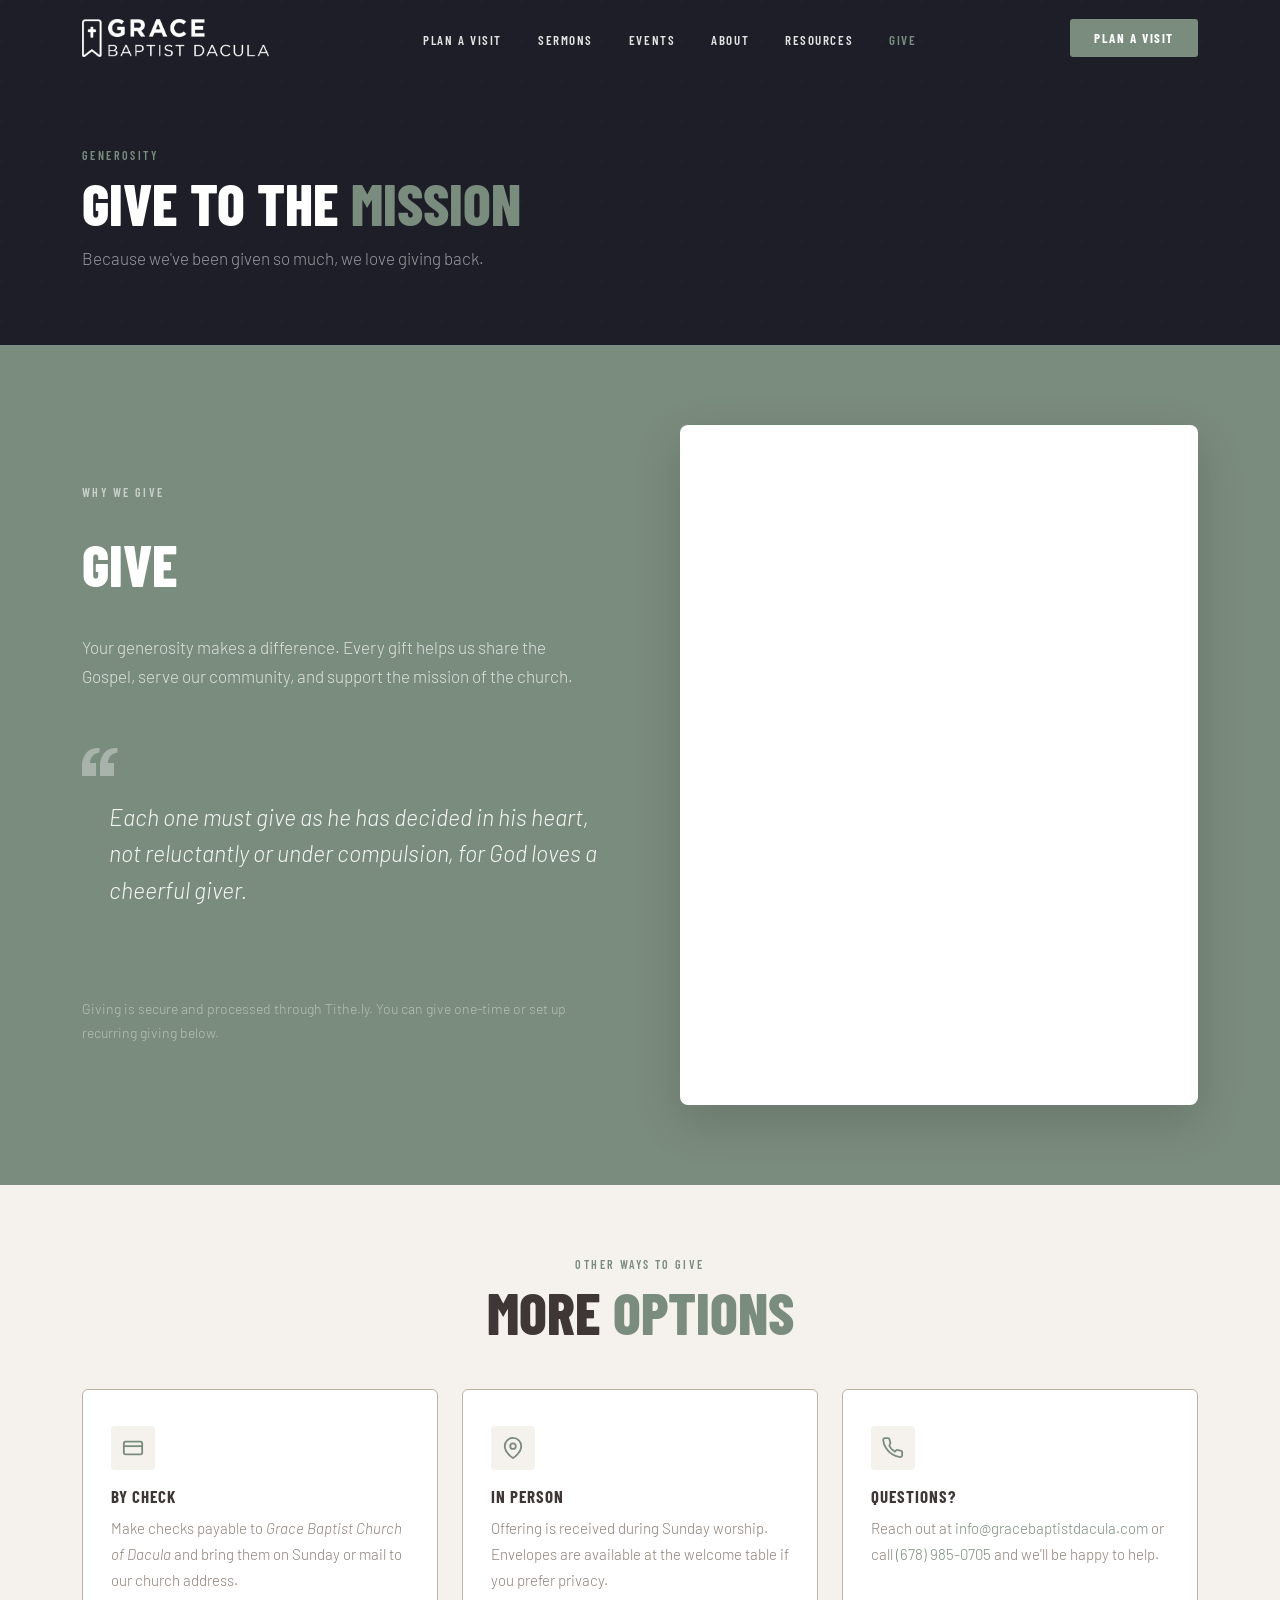
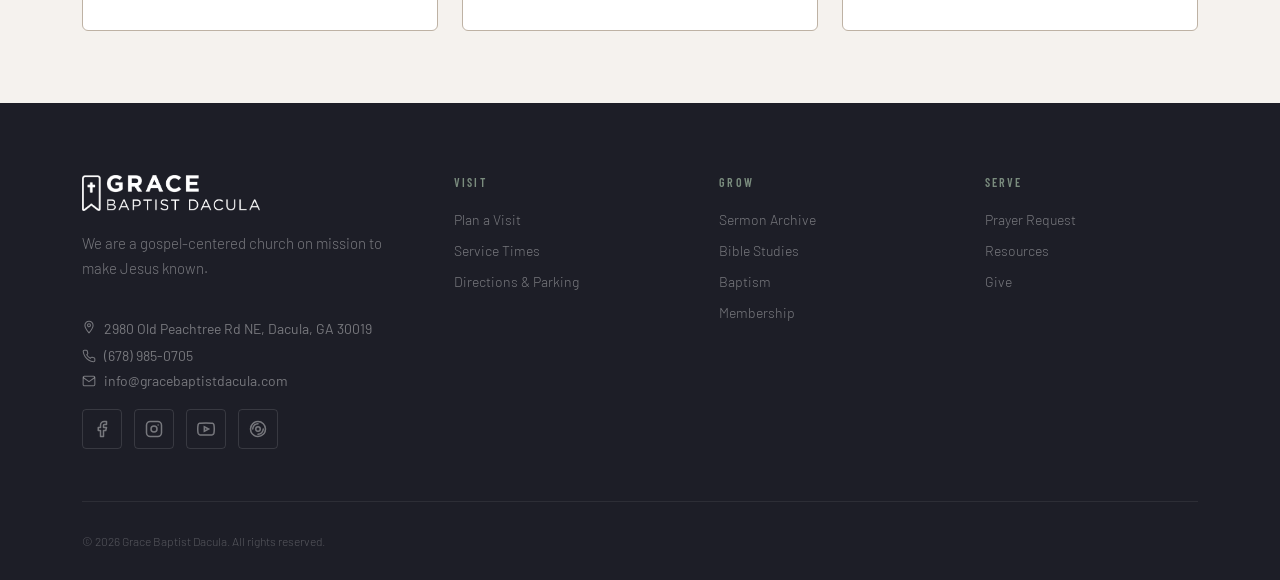
<file: grace-baptist-dacula/give.html>
<!DOCTYPE html>
<html lang="en">
<head>
<meta charset="UTF-8" />
<meta name="viewport" content="width=device-width, initial-scale=1.0" />
<title>Give | Grace Baptist Dacula</title>
<link rel="icon" type="image/x-icon" href="assets/images/favicon.ico" />
<link rel="icon" type="image/png" href="assets/images/icon.png" />
<link rel="apple-touch-icon" href="assets/images/icon.png" />
<link rel="preconnect" href="https://fonts.googleapis.com" />
<link rel="preconnect" href="https://fonts.gstatic.com" crossorigin />
<link href="https://fonts.googleapis.com/css2?family=Barlow:ital,wght@0,300;0,400;0,500;0,600;0,700;0,800;1,300;1,400&family=Barlow+Condensed:wght@400;600;700;800&display=swap" rel="stylesheet" />
<link rel="stylesheet" href="assets/css/style.css" />
</head>
<body>

<!-- ─── NAV ─── -->
<nav class="nav" id="main-nav">
  <div class="container">
    <a href="index.html" class="nav-logo">
      <span class="nav-logo-svg-group">
        <svg viewBox="0 0 38 48" fill="none" xmlns="http://www.w3.org/2000/svg">
          <path d="M4 4 H34 V44 L19 35 L4 44 Z" stroke="#7A8C7E" stroke-width="2.5" fill="none" stroke-linejoin="round"/>
          <line x1="19" y1="12" x2="19" y2="28" stroke="#7A8C7E" stroke-width="2.5" stroke-linecap="round"/>
          <line x1="12" y1="19" x2="26" y2="19" stroke="#7A8C7E" stroke-width="2.5" stroke-linecap="round"/>
        </svg>
        <span class="nav-logo-text">Grace Baptist Dacula</span>
      </span>
      <img src="assets/images/logo-white.webp" alt="Grace Baptist Dacula" class="nav-logo-white" />
      <img src="assets/images/logo.webp" alt="Grace Baptist Dacula" class="nav-logo-real" />
    </a>
    <ul class="nav-links">
      <li><a href="visit.html">Plan a Visit</a></li>
      <li><a href="sermons.html">Sermons</a></li>
      <li><a href="events.html">Events</a></li>
      <li class="has-dropdown">
        <a href="about.html">About</a>
        <div class="nav-dropdown">
          <a href="about.html#about">About Us</a>
          <a href="about.html#leadership">Leadership</a>
          <a href="about.html#beliefs">Beliefs</a>
        </div>
      </li>
      <li><a href="resources.html">Resources</a></li>
      <li><a href="give.html">Give</a></li>
    </ul>
    <a href="visit.html" class="nav-cta">Plan a Visit</a>
    <div class="nav-hamburger" id="hamburger" onclick="toggleMenu()">
      <span></span><span></span><span></span>
    </div>
  </div>
</nav>

<!-- Mobile menu -->
<div class="mobile-menu" id="mobile-menu">
  <a href="visit.html" onclick="closeMenu()">Plan a Visit</a>
  <a href="sermons.html" onclick="closeMenu()">Sermons</a>
  <a href="events.html" onclick="closeMenu()">Events</a>
  <a href="about.html" onclick="closeMenu()">About</a>
  <a href="resources.html" onclick="closeMenu()">Resources</a>
  <a href="give.html" onclick="closeMenu()">Give</a>
</div>

<!-- ─── PAGE HEADER ─── -->
<section class="page-header">
  <div class="page-header-pattern"></div>
  <div class="container">
    <div class="page-header-content">
      <p class="label">Generosity</p>
      <h1 class="section-title">Give to the <span>Mission</span></h1>
      <p class="body-text">Because we've been given so much, we love giving back.</p>
    </div>
  </div>
</section>

<!-- ─── GIVE ─── -->
<section class="give" style="padding:80px 0;">
  <div class="container">
    <div class="give-text reveal">
      <p class="label" style="color:rgba(255,255,255,0.6);margin-bottom:16px;">Why We Give</p>
      <h2 class="section-title" style="color:white;margin-bottom:20px;">Give <span>Cheerfully</span></h2>
      <p class="body-text" style="color:rgba(255,255,255,0.75);margin-bottom:36px;">Your generosity makes a difference. Every gift helps us share the Gospel, serve our community, and support the mission of the church.</p>
      <div style="margin-bottom:32px;">
        <svg width="36" height="28" viewBox="0 0 36 28" fill="none" xmlns="http://www.w3.org/2000/svg" style="opacity:0.35;margin-bottom:20px;">
          <path d="M0 28V17.6C0 12.427 1.493 8.107 4.48 4.64 7.52 1.173 11.893 0 17.6 0v4.48c-3.147.48-5.547 1.707-7.2 3.68C8.8 10.08 7.973 12.373 7.973 15.04H14V28H0zm18 0V17.6c0-5.173 1.467-9.493 4.4-12.96C25.387 1.173 29.76 0 35.467 0v4.48c-3.147.48-5.547 1.707-7.2 3.68-1.6 1.92-2.427 4.213-2.427 6.88H32V28H18z" fill="white"/>
        </svg>
        <blockquote style="
          font-family: var(--font-body);
          font-size: clamp(18px, 2.2vw, 23px);
          font-weight: 300;
          font-style: italic;
          line-height: 1.6;
          color: rgba(255,255,255,0.92);
          margin: 0 0 20px;
          border-left: 3px solid var(--sage);
          padding-left: 24px;
        ">Each one must give as he has decided in his heart, not reluctantly or under compulsion, for God loves a cheerful giver.</blockquote>
        <p style="
          font-family: var(--font-head);
          font-size: 13px;
          font-weight: 600;
          letter-spacing: 0.18em;
          text-transform: uppercase;
          color: var(--sage);
          padding-left: 24px;
        ">— 2 Corinthians 9:7</p>
      </div>
      <p class="body-text" style="color:rgba(255,255,255,0.45);font-size:14px;">Giving is secure and processed through Tithe.ly. You can give one-time or set up recurring giving below.</p>
    </div>
    <div class="reveal reveal-d2" style="background:white;border-radius:8px;overflow:hidden;box-shadow:0 16px 48px rgba(0,0,0,0.15);">
      <iframe
        src="https://tithe.ly/give_new/www/#/tithely/give-one-time/1530282"
        style="border:0;width:100%;height:680px;display:block;"
        frameborder="0"
        scrolling="auto"
        title="Give to Grace Baptist Dacula">
      </iframe>
    </div>
  </div>
</section>

<!-- ─── OTHER WAYS TO GIVE ─── -->
<section style="background:var(--cream);padding:72px 0;">
  <div class="container">
    <div style="text-align:center;max-width:600px;margin:0 auto 48px;display:flex;flex-direction:column;gap:12px;" class="reveal">
      <p class="label">Other Ways to Give</p>
      <h2 class="section-title">More <span>Options</span></h2>
    </div>
    <div style="display:grid;grid-template-columns:repeat(3,1fr);gap:24px;" class="reveal">
      <div style="background:var(--white);border-radius:6px;padding:36px 28px;border:1px solid var(--sand);">
        <div style="width:44px;height:44px;background:var(--cream);border-radius:4px;display:flex;align-items:center;justify-content:center;margin-bottom:16px;">
          <svg width="22" height="22" fill="none" viewBox="0 0 24 24"><rect x="2" y="5" width="20" height="14" rx="2" stroke="#7A8C7E" stroke-width="2"/><path d="M2 10h20" stroke="#7A8C7E" stroke-width="2"/></svg>
        </div>
        <p style="font-family:var(--font-head);font-weight:700;font-size:17px;text-transform:uppercase;letter-spacing:0.06em;color:var(--near-black);margin-bottom:10px;">By Check</p>
        <p class="body-text" style="font-size:15px;">Make checks payable to <em>Grace Baptist Church of Dacula</em> and bring them on Sunday or mail to our church address.</p>
      </div>
      <div style="background:var(--white);border-radius:6px;padding:36px 28px;border:1px solid var(--sand);">
        <div style="width:44px;height:44px;background:var(--cream);border-radius:4px;display:flex;align-items:center;justify-content:center;margin-bottom:16px;">
          <svg width="22" height="22" fill="none" viewBox="0 0 24 24"><path d="M21 10c0 7-9 13-9 13s-9-6-9-13a9 9 0 0118 0z" stroke="#7A8C7E" stroke-width="2"/><circle cx="12" cy="10" r="3" stroke="#7A8C7E" stroke-width="2"/></svg>
        </div>
        <p style="font-family:var(--font-head);font-weight:700;font-size:17px;text-transform:uppercase;letter-spacing:0.06em;color:var(--near-black);margin-bottom:10px;">In Person</p>
        <p class="body-text" style="font-size:15px;">Offering is received during Sunday worship. Envelopes are available at the welcome table if you prefer privacy.</p>
      </div>
      <div style="background:var(--white);border-radius:6px;padding:36px 28px;border:1px solid var(--sand);">
        <div style="width:44px;height:44px;background:var(--cream);border-radius:4px;display:flex;align-items:center;justify-content:center;margin-bottom:16px;">
          <svg width="22" height="22" fill="none" viewBox="0 0 24 24"><path d="M22 16.92v3a2 2 0 01-2.18 2 19.79 19.79 0 01-8.63-3.07A19.5 19.5 0 014.36 12a19.79 19.79 0 01-3.07-8.67 2 2 0 012-2.18h3a2 2 0 012 1.72 12.84 12.84 0 00.7 2.81 2 2 0 01-.45 2.11L8.09 9.91a16 16 0 006 6l1.27-1.27a2 2 0 012.11-.45 12.84 12.84 0 002.81.7A2 2 0 0122 16.92z" stroke="#7A8C7E" stroke-width="2"/></svg>
        </div>
        <p style="font-family:var(--font-head);font-weight:700;font-size:17px;text-transform:uppercase;letter-spacing:0.06em;color:var(--near-black);margin-bottom:10px;">Questions?</p>
        <p class="body-text" style="font-size:15px;">Reach out at <a href="mailto:info@gracebaptistdacula.com" style="color:var(--sage);">info@gracebaptistdacula.com</a> or call <a href="tel:+16789850705" style="color:var(--sage);">(678) 985-0705</a> and we'll be happy to help.</p>
      </div>
    </div>
  </div>
</section>

<!-- ─── FOOTER ─── -->
<footer>
  <div class="container">
    <div class="footer-top">
      <div class="footer-brand">
        <div class="footer-logo">
          <img src="assets/images/logo-white.webp" alt="Grace Baptist Dacula" style="height:36px;width:auto;display:block;" />
        </div>
        <p class="body-text" style="color:rgba(255,255,255,0.4);font-size:15px">We are a gospel-centered church on mission to make Jesus known.</p>
        <div style="margin-top:16px;display:flex;flex-direction:column;gap:8px;">
          <a href="https://maps.app.goo.gl/2DaQqVV2UgXk5zZJA" target="_blank" style="color:rgba(255,255,255,0.4);font-size:14px;text-decoration:none;display:flex;align-items:flex-start;gap:8px;line-height:1.5;"><svg width="14" height="14" fill="none" viewBox="0 0 24 24" style="margin-top:2px;flex-shrink:0;"><path d="M12 2C8.13 2 5 5.13 5 9c0 5.25 7 13 7 13s7-7.75 7-13c0-3.87-3.13-7-7-7zm0 9.5a2.5 2.5 0 110-5 2.5 2.5 0 010 5z" stroke="currentColor" stroke-width="1.8"/></svg>2980 Old Peachtree Rd NE, Dacula, GA 30019</a>
          <a href="tel:+16789850705" style="color:rgba(255,255,255,0.4);font-size:14px;text-decoration:none;display:flex;align-items:center;gap:8px;"><svg width="14" height="14" fill="none" viewBox="0 0 24 24"><path d="M22 16.92v3a2 2 0 01-2.18 2 19.79 19.79 0 01-8.63-3.07 19.5 19.5 0 01-6-6A19.79 19.79 0 012.12 4.18 2 2 0 014.11 2h3a2 2 0 012 1.72c.127.96.361 1.903.7 2.81a2 2 0 01-.45 2.11L8.09 9.91a16 16 0 006 6l1.27-1.27a2 2 0 012.11-.45c.907.339 1.85.573 2.81.7A2 2 0 0122 16.92z" stroke="currentColor" stroke-width="1.8"/></svg>(678) 985-0705</a>
          <a href="mailto:info@gracebaptistdacula.com" style="color:rgba(255,255,255,0.4);font-size:14px;text-decoration:none;display:flex;align-items:center;gap:8px;"><svg width="14" height="14" fill="none" viewBox="0 0 24 24"><path d="M4 4h16c1.1 0 2 .9 2 2v12c0 1.1-.9 2-2 2H4c-1.1 0-2-.9-2-2V6c0-1.1.9-2 2-2z" stroke="currentColor" stroke-width="1.8"/><polyline points="22,6 12,13 2,6" stroke="currentColor" stroke-width="1.8"/></svg>info@gracebaptistdacula.com</a>
        </div>
        <div class="footer-socials">
          <a href="https://www.facebook.com/gbcdacula" target="_blank" class="social-btn" title="Facebook">
            <svg width="18" height="18" fill="none" viewBox="0 0 24 24"><path d="M18 2h-3a5 5 0 00-5 5v3H7v4h3v8h4v-8h3l1-4h-4V7a1 1 0 011-1h3z" stroke="currentColor" stroke-width="2" stroke-linecap="round" stroke-linejoin="round"/></svg>
          </a>
          <a href="#" class="social-btn" title="Instagram">
            <svg width="18" height="18" fill="none" viewBox="0 0 24 24"><rect x="2" y="2" width="20" height="20" rx="5" stroke="currentColor" stroke-width="2"/><circle cx="12" cy="12" r="4" stroke="currentColor" stroke-width="2"/><circle cx="17.5" cy="6.5" r="1" fill="currentColor"/></svg>
          </a>
          <a href="https://www.youtube.com/@GraceBaptistDacula" target="_blank" class="social-btn" title="YouTube">
            <svg width="18" height="18" fill="none" viewBox="0 0 24 24"><path d="M22.54 6.42a2.78 2.78 0 00-1.95-1.97C18.88 4 12 4 12 4s-6.88 0-8.59.45A2.78 2.78 0 001.46 6.42 29 29 0 001 12a29 29 0 00.46 5.58A2.78 2.78 0 003.41 19.6C5.12 20 12 20 12 20s6.88 0 8.59-.4a2.78 2.78 0 001.95-1.97A29 29 0 0023 12a29 29 0 00-.46-5.58z" stroke="currentColor" stroke-width="2"/><polygon points="9.75 15.02 15.5 12 9.75 8.98 9.75 15.02" stroke="currentColor" stroke-width="2" fill="none"/></svg>
          </a>
          <a href="#" class="social-btn" title="Podcast">
            <svg width="18" height="18" fill="none" viewBox="0 0 24 24"><circle cx="12" cy="12" r="10" stroke="currentColor" stroke-width="2"/><circle cx="12" cy="12" r="3" stroke="currentColor" stroke-width="2"/><path d="M5 12a7 7 0 017-7M19 12a7 7 0 01-7 7" stroke="currentColor" stroke-width="2" stroke-linecap="round"/></svg>
          </a>
        </div>
      </div>
      <div class="footer-col">
        <p class="footer-col-title">Visit</p>
        <ul>
          <li><a href="visit.html">Plan a Visit</a></li>
          <li><a href="visit.html">Service Times</a></li>
          <li><a href="visit.html">Directions &amp; Parking</a></li>
          
        </ul>
      </div>
      <div class="footer-col">
        <p class="footer-col-title">Grow</p>
        <ul>
          <li><a href="sermons.html">Sermon Archive</a></li>
          <li><a href="visit.html">Bible Studies</a></li>
          <li><a href="about.html">Baptism</a></li>
          <li><a href="about.html">Membership</a></li>
        </ul>
      </div>
      <div class="footer-col">
        <p class="footer-col-title">Serve</p>
        <ul>
          
          
          <li><a href="visit.html">Prayer Request</a></li>
          <li><a href="resources.html">Resources</a></li>
      <li><a href="give.html">Give</a></li>
        </ul>
      </div>
    </div>
    <div class="footer-bottom">
      <p>© 2026 Grace Baptist Dacula. All rights reserved.</p>
    </div>
  </div>
</footer>

<script src="assets/js/main.js"></script>
</body>
</html>
</file>
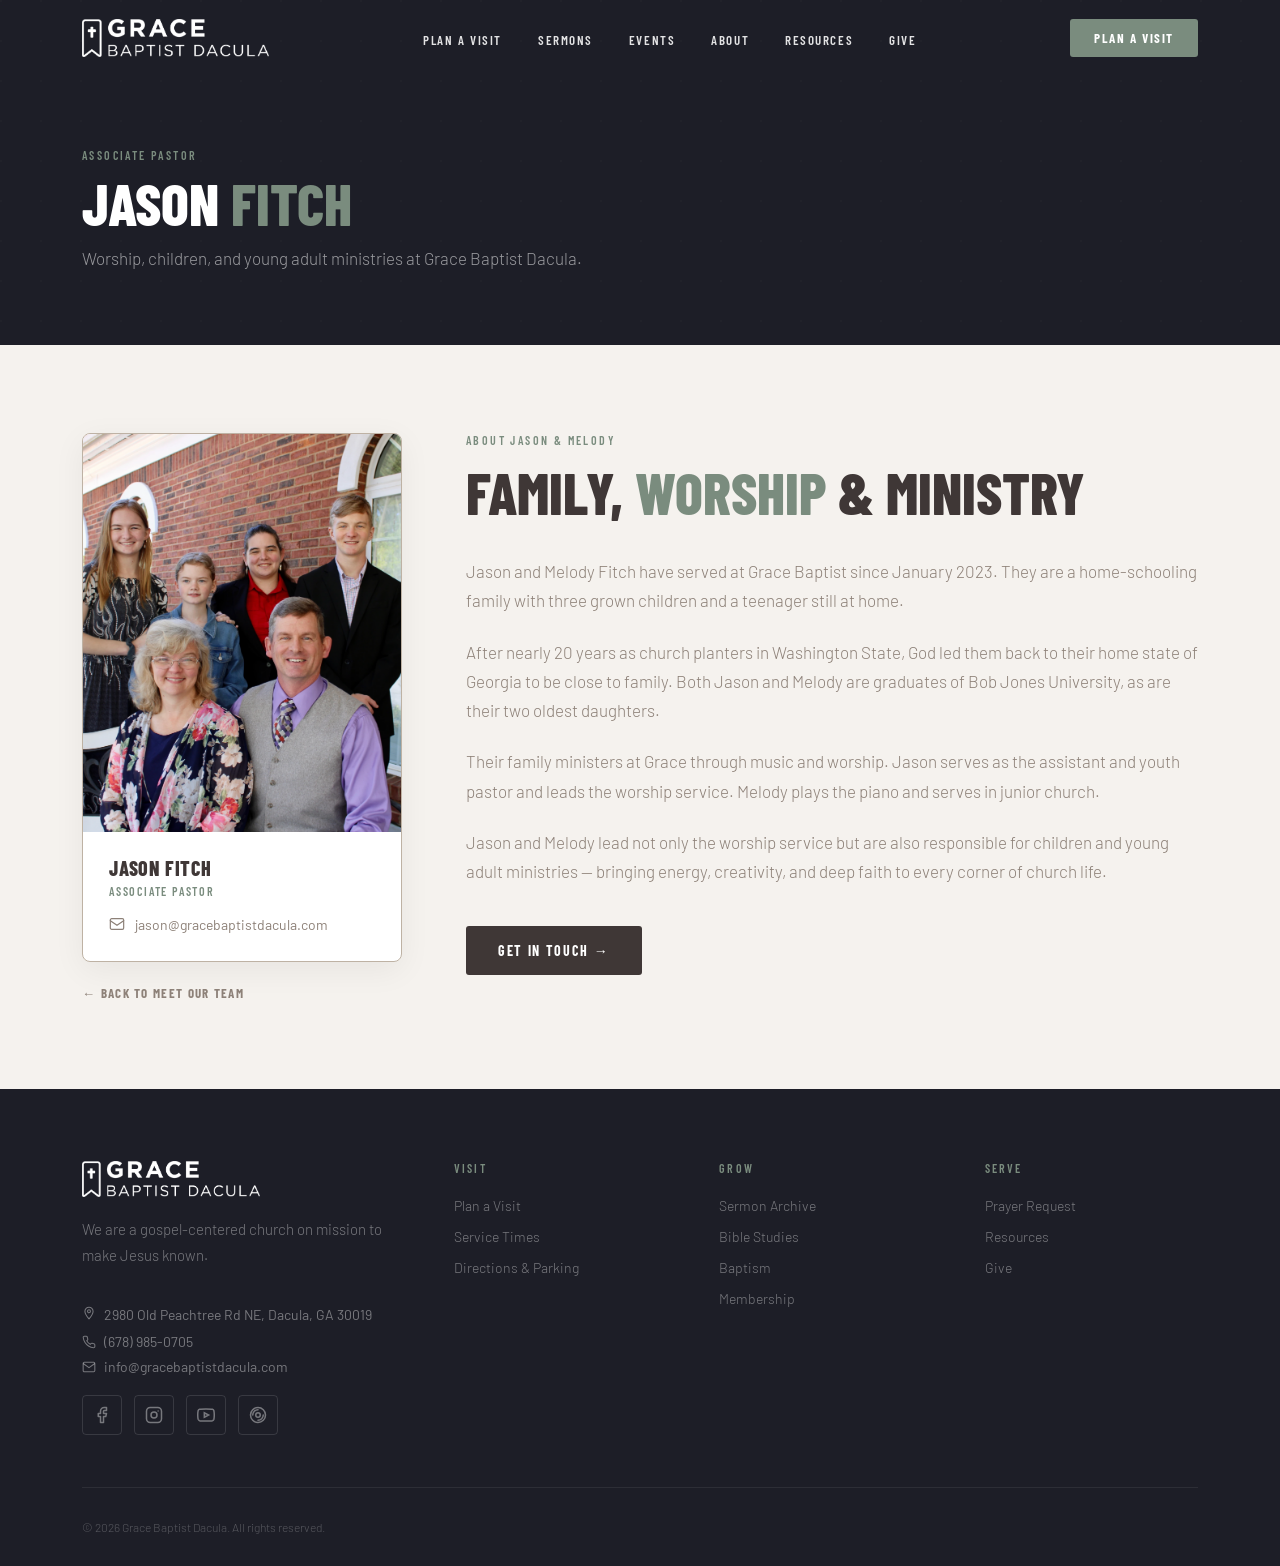
<file: grace-baptist-dacula/jason-fitch.html>
<!DOCTYPE html>
<html lang="en">
<head>
<meta charset="UTF-8" />
<meta name="viewport" content="width=device-width, initial-scale=1.0" />
<title>Jason Fitch | Grace Baptist Dacula</title>
<link rel="icon" type="image/x-icon" href="assets/images/favicon.ico" />
<link rel="icon" type="image/png" href="assets/images/icon.png" />
<link rel="apple-touch-icon" href="assets/images/icon.png" />
<link rel="preconnect" href="https://fonts.googleapis.com" />
<link rel="preconnect" href="https://fonts.gstatic.com" crossorigin />
<link href="https://fonts.googleapis.com/css2?family=Barlow:ital,wght@0,300;0,400;0,500;0,600;0,700;0,800;1,300;1,400&family=Barlow+Condensed:wght@400;600;700;800&display=swap" rel="stylesheet" />
<link rel="stylesheet" href="assets/css/style.css" />
</head>
<body>

<!-- ─── NAV ─── -->
<nav class="nav" id="main-nav">
  <div class="container">
    <a href="index.html" class="nav-logo">
      <span class="nav-logo-svg-group">
        <svg viewBox="0 0 38 48" fill="none" xmlns="http://www.w3.org/2000/svg">
          <path d="M4 4 H34 V44 L19 35 L4 44 Z" stroke="#7A8C7E" stroke-width="2.5" fill="none" stroke-linejoin="round"/>
          <line x1="19" y1="12" x2="19" y2="28" stroke="#7A8C7E" stroke-width="2.5" stroke-linecap="round"/>
          <line x1="12" y1="19" x2="26" y2="19" stroke="#7A8C7E" stroke-width="2.5" stroke-linecap="round"/>
        </svg>
        <span class="nav-logo-text">Grace Baptist Dacula</span>
      </span>
      <img src="assets/images/logo-white.webp" alt="Grace Baptist Dacula" class="nav-logo-white" />
      <img src="assets/images/logo.webp" alt="Grace Baptist Dacula" class="nav-logo-real" />
    </a>
    <ul class="nav-links">
      <li><a href="visit.html">Plan a Visit</a></li>
      <li><a href="sermons.html">Sermons</a></li>
      <li><a href="events.html">Events</a></li>
      <li class="has-dropdown">
        <a href="about.html">About</a>
        <div class="nav-dropdown">
          <a href="about.html#about">About Us</a>
          <a href="about.html#leadership">Leadership</a>
          <a href="about.html#beliefs">Beliefs</a>
        </div>
      </li>
      <li><a href="resources.html">Resources</a></li>
      <li><a href="give.html">Give</a></li>
    </ul>
    <a href="visit.html" class="nav-cta">Plan a Visit</a>
    <div class="nav-hamburger" id="hamburger" onclick="toggleMenu()">
      <span></span><span></span><span></span>
    </div>
  </div>
</nav>

<!-- Mobile menu -->
<div class="mobile-menu" id="mobile-menu">
  <a href="visit.html" onclick="closeMenu()">Plan a Visit</a>
  <a href="sermons.html" onclick="closeMenu()">Sermons</a>
  <a href="events.html" onclick="closeMenu()">Events</a>
  <a href="about.html" onclick="closeMenu()">About</a>
  <a href="resources.html" onclick="closeMenu()">Resources</a>
  <a href="give.html" onclick="closeMenu()">Give</a>
</div>

<!-- ─── PAGE HEADER ─── -->
<section class="page-header">
  <div class="page-header-pattern"></div>
  <div class="container">
    <div class="page-header-content">
      <p class="label">Associate Pastor</p>
      <h1 class="section-title">Jason <span>Fitch</span></h1>
      <p class="body-text">Worship, children, and young adult ministries at Grace Baptist Dacula.</p>
    </div>
  </div>
</section>

<!-- ─── BIO ─── -->
<section style="background:var(--cream);padding:88px 0;">
  <div class="container">
    <div class="staff-bio-grid" style="display:grid;grid-template-columns:320px 1fr;gap:64px;align-items:start;">

      <!-- Avatar card -->
      <div class="reveal" style="position:sticky;top:104px;">
        <div style="background:var(--white);border-radius:8px;overflow:hidden;border:1px solid var(--sand);box-shadow:0 8px 32px rgba(0,0,0,0.06);">
          <img src="assets/images/Fitch-Family.webp" alt="Jason &amp; Melody Fitch"
            style="width:100%;aspect-ratio:4/5;object-fit:cover;object-position:top;display:block;" />
          <div style="padding:24px 26px 28px;">
            <h2 style="font-family:var(--font-head);font-size:20px;font-weight:800;text-transform:uppercase;letter-spacing:0.04em;color:var(--near-black);margin-bottom:4px;">Jason Fitch</h2>
            <p style="font-family:var(--font-head);font-size:12px;font-weight:600;letter-spacing:0.15em;text-transform:uppercase;color:var(--sage);margin-bottom:18px;">Associate Pastor</p>
            <a href="mailto:jason@gracebaptistdacula.com"
              style="display:flex;align-items:center;gap:10px;font-size:14px;color:var(--stone);text-decoration:none;transition:color 0.2s ease;"
              onmouseover="this.style.color='var(--sage)'" onmouseout="this.style.color='var(--stone)'">
              <svg width="16" height="16" fill="none" viewBox="0 0 24 24" style="flex-shrink:0;"><rect x="2" y="4" width="20" height="16" rx="2" stroke="currentColor" stroke-width="1.8"/><path d="M2 7l10 7 10-7" stroke="currentColor" stroke-width="1.8" stroke-linecap="round"/></svg>
              jason@gracebaptistdacula.com
            </a>
          </div>
        </div>
        <div style="margin-top:20px;">
          <a href="about.html" style="display:inline-flex;align-items:center;gap:8px;font-family:var(--font-head);font-size:13px;font-weight:700;letter-spacing:0.1em;text-transform:uppercase;color:var(--stone);text-decoration:none;transition:color 0.2s ease;"
            onmouseover="this.style.color='var(--near-black)'" onmouseout="this.style.color='var(--stone)'">
            ← Back to Meet Our Team
          </a>
        </div>
      </div>

      <!-- Bio text -->
      <div class="reveal reveal-d2">
        <p class="label" style="margin-bottom:16px;">About Jason &amp; Melody</p>
        <h2 class="section-title" style="margin-bottom:36px;">Family, <span>Worship</span> &amp; Ministry</h2>

        <p class="body-text" style="margin-bottom:22px;">
          Jason and Melody Fitch have served at Grace Baptist since January 2023. They are a home-schooling family with three grown children and a teenager still at home.
        </p>
        <p class="body-text" style="margin-bottom:22px;">
          After nearly 20 years as church planters in Washington State, God led them back to their home state of Georgia to be close to family. Both Jason and Melody are graduates of Bob Jones University, as are their two oldest daughters.
        </p>
        <p class="body-text" style="margin-bottom:22px;">
          Their family ministers at Grace through music and worship. Jason serves as the assistant and youth pastor and leads the worship service. Melody plays the piano and serves in junior church.
        </p>
        <p class="body-text" style="margin-bottom:40px;">
          Jason and Melody lead not only the worship service but are also responsible for children and young adult ministries — bringing energy, creativity, and deep faith to every corner of church life.
        </p>

        <a href="mailto:jason@gracebaptistdacula.com" class="btn btn-dark">Get in Touch →</a>
      </div>

    </div>
  </div>
</section>

<!-- ─── FOOTER ─── -->
<footer>
  <div class="container">
    <div class="footer-top">
      <div class="footer-brand">
        <div class="footer-logo">
          <img src="assets/images/logo-white.webp" alt="Grace Baptist Dacula" style="height:36px;width:auto;display:block;" />
        </div>
        <p class="body-text" style="color:rgba(255,255,255,0.4);font-size:15px">We are a gospel-centered church on mission to make Jesus known.</p>
        <div style="margin-top:16px;display:flex;flex-direction:column;gap:8px;">
          <a href="https://maps.app.goo.gl/2DaQqVV2UgXk5zZJA" target="_blank" style="color:rgba(255,255,255,0.4);font-size:14px;text-decoration:none;display:flex;align-items:flex-start;gap:8px;line-height:1.5;"><svg width="14" height="14" fill="none" viewBox="0 0 24 24" style="margin-top:2px;flex-shrink:0;"><path d="M12 2C8.13 2 5 5.13 5 9c0 5.25 7 13 7 13s7-7.75 7-13c0-3.87-3.13-7-7-7zm0 9.5a2.5 2.5 0 110-5 2.5 2.5 0 010 5z" stroke="currentColor" stroke-width="1.8"/></svg>2980 Old Peachtree Rd NE, Dacula, GA 30019</a>
          <a href="tel:+16789850705" style="color:rgba(255,255,255,0.4);font-size:14px;text-decoration:none;display:flex;align-items:center;gap:8px;"><svg width="14" height="14" fill="none" viewBox="0 0 24 24"><path d="M22 16.92v3a2 2 0 01-2.18 2 19.79 19.79 0 01-8.63-3.07 19.5 19.5 0 01-6-6A19.79 19.79 0 012.12 4.18 2 2 0 014.11 2h3a2 2 0 012 1.72c.127.96.361 1.903.7 2.81a2 2 0 01-.45 2.11L8.09 9.91a16 16 0 006 6l1.27-1.27a2 2 0 012.11-.45c.907.339 1.85.573 2.81.7A2 2 0 0122 16.92z" stroke="currentColor" stroke-width="1.8"/></svg>(678) 985-0705</a>
          <a href="mailto:info@gracebaptistdacula.com" style="color:rgba(255,255,255,0.4);font-size:14px;text-decoration:none;display:flex;align-items:center;gap:8px;"><svg width="14" height="14" fill="none" viewBox="0 0 24 24"><path d="M4 4h16c1.1 0 2 .9 2 2v12c0 1.1-.9 2-2 2H4c-1.1 0-2-.9-2-2V6c0-1.1.9-2 2-2z" stroke="currentColor" stroke-width="1.8"/><polyline points="22,6 12,13 2,6" stroke="currentColor" stroke-width="1.8"/></svg>info@gracebaptistdacula.com</a>
        </div>
        <div class="footer-socials">
          <a href="https://www.facebook.com/gbcdacula" target="_blank" class="social-btn" title="Facebook">
            <svg width="18" height="18" fill="none" viewBox="0 0 24 24"><path d="M18 2h-3a5 5 0 00-5 5v3H7v4h3v8h4v-8h3l1-4h-4V7a1 1 0 011-1h3z" stroke="currentColor" stroke-width="2" stroke-linecap="round" stroke-linejoin="round"/></svg>
          </a>
          <a href="#" class="social-btn" title="Instagram">
            <svg width="18" height="18" fill="none" viewBox="0 0 24 24"><rect x="2" y="2" width="20" height="20" rx="5" stroke="currentColor" stroke-width="2"/><circle cx="12" cy="12" r="4" stroke="currentColor" stroke-width="2"/><circle cx="17.5" cy="6.5" r="1" fill="currentColor"/></svg>
          </a>
          <a href="https://www.youtube.com/@GraceBaptistDacula" target="_blank" class="social-btn" title="YouTube">
            <svg width="18" height="18" fill="none" viewBox="0 0 24 24"><path d="M22.54 6.42a2.78 2.78 0 00-1.95-1.97C18.88 4 12 4 12 4s-6.88 0-8.59.45A2.78 2.78 0 001.46 6.42 29 29 0 001 12a29 29 0 00.46 5.58A2.78 2.78 0 003.41 19.6C5.12 20 12 20 12 20s6.88 0 8.59-.4a2.78 2.78 0 001.95-1.97A29 29 0 0023 12a29 29 0 00-.46-5.58z" stroke="currentColor" stroke-width="2"/><polygon points="9.75 15.02 15.5 12 9.75 8.98 9.75 15.02" stroke="currentColor" stroke-width="2" fill="none"/></svg>
          </a>
          <a href="#" class="social-btn" title="Podcast">
            <svg width="18" height="18" fill="none" viewBox="0 0 24 24"><circle cx="12" cy="12" r="10" stroke="currentColor" stroke-width="2"/><circle cx="12" cy="12" r="3" stroke="currentColor" stroke-width="2"/><path d="M5 12a7 7 0 017-7M19 12a7 7 0 01-7 7" stroke="currentColor" stroke-width="2" stroke-linecap="round"/></svg>
          </a>
        </div>
      </div>
      <div class="footer-col">
        <p class="footer-col-title">Visit</p>
        <ul>
          <li><a href="visit.html">Plan a Visit</a></li>
          <li><a href="visit.html">Service Times</a></li>
          <li><a href="visit.html">Directions &amp; Parking</a></li>
          
        </ul>
      </div>
      <div class="footer-col">
        <p class="footer-col-title">Grow</p>
        <ul>
          <li><a href="sermons.html">Sermon Archive</a></li>
          <li><a href="visit.html">Bible Studies</a></li>
          <li><a href="about.html">Baptism</a></li>
          <li><a href="about.html">Membership</a></li>
        </ul>
      </div>
      <div class="footer-col">
        <p class="footer-col-title">Serve</p>
        <ul>
          
          
          <li><a href="visit.html">Prayer Request</a></li>
          <li><a href="resources.html">Resources</a></li>
      <li><a href="give.html">Give</a></li>
        </ul>
      </div>
    </div>
    <div class="footer-bottom">
      <p>© 2026 Grace Baptist Dacula. All rights reserved.</p>
    </div>
  </div>
</footer>

<script src="assets/js/main.js"></script>
</body>
</html>
</file>
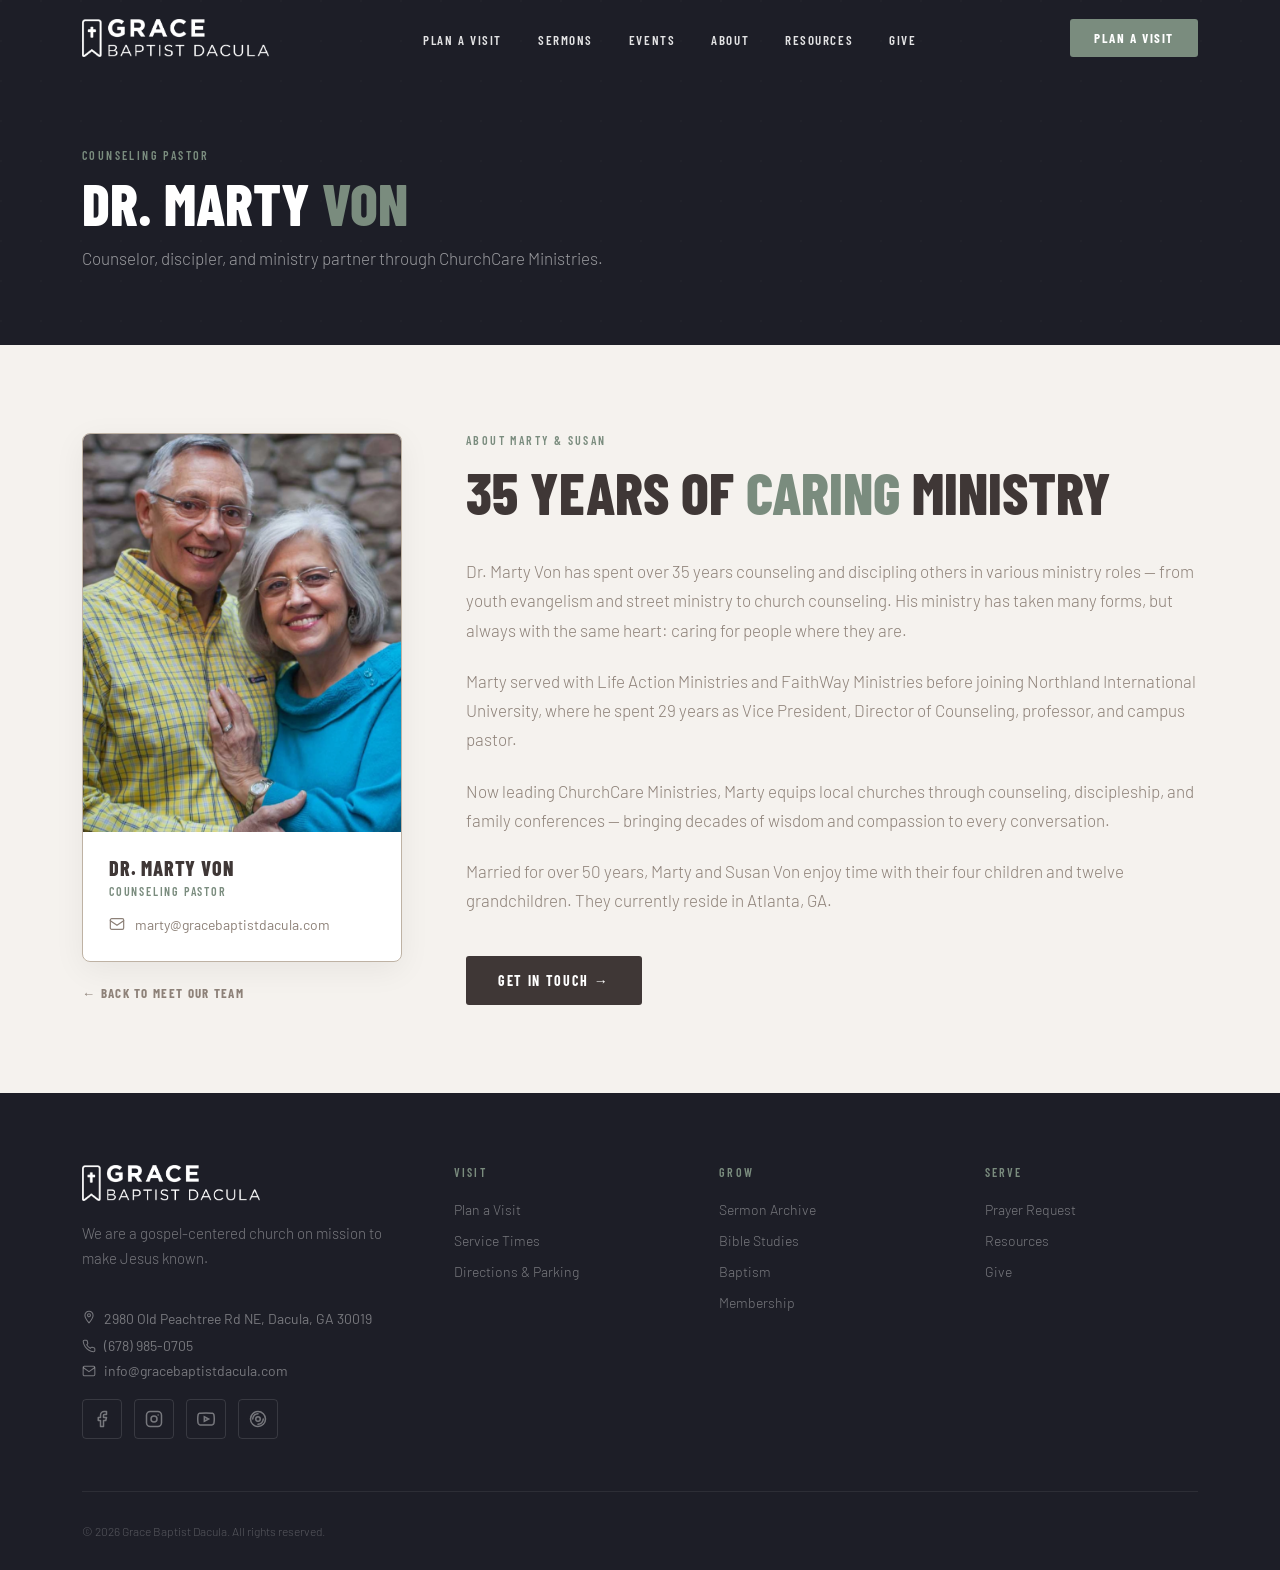
<file: grace-baptist-dacula/marty-von.html>
<!DOCTYPE html>
<html lang="en">
<head>
<meta charset="UTF-8" />
<meta name="viewport" content="width=device-width, initial-scale=1.0" />
<title>Dr. Marty Von | Grace Baptist Dacula</title>
<link rel="icon" type="image/x-icon" href="assets/images/favicon.ico" />
<link rel="icon" type="image/png" href="assets/images/icon.png" />
<link rel="apple-touch-icon" href="assets/images/icon.png" />
<link rel="preconnect" href="https://fonts.googleapis.com" />
<link rel="preconnect" href="https://fonts.gstatic.com" crossorigin />
<link href="https://fonts.googleapis.com/css2?family=Barlow:ital,wght@0,300;0,400;0,500;0,600;0,700;0,800;1,300;1,400&family=Barlow+Condensed:wght@400;600;700;800&display=swap" rel="stylesheet" />
<link rel="stylesheet" href="assets/css/style.css" />
</head>
<body>

<!-- ─── NAV ─── -->
<nav class="nav" id="main-nav">
  <div class="container">
    <a href="index.html" class="nav-logo">
      <span class="nav-logo-svg-group">
        <svg viewBox="0 0 38 48" fill="none" xmlns="http://www.w3.org/2000/svg">
          <path d="M4 4 H34 V44 L19 35 L4 44 Z" stroke="#7A8C7E" stroke-width="2.5" fill="none" stroke-linejoin="round"/>
          <line x1="19" y1="12" x2="19" y2="28" stroke="#7A8C7E" stroke-width="2.5" stroke-linecap="round"/>
          <line x1="12" y1="19" x2="26" y2="19" stroke="#7A8C7E" stroke-width="2.5" stroke-linecap="round"/>
        </svg>
        <span class="nav-logo-text">Grace Baptist Dacula</span>
      </span>
      <img src="assets/images/logo-white.webp" alt="Grace Baptist Dacula" class="nav-logo-white" />
      <img src="assets/images/logo.webp" alt="Grace Baptist Dacula" class="nav-logo-real" />
    </a>
    <ul class="nav-links">
      <li><a href="visit.html">Plan a Visit</a></li>
      <li><a href="sermons.html">Sermons</a></li>
      <li><a href="events.html">Events</a></li>
      <li class="has-dropdown">
        <a href="about.html">About</a>
        <div class="nav-dropdown">
          <a href="about.html#about">About Us</a>
          <a href="about.html#leadership">Leadership</a>
          <a href="about.html#beliefs">Beliefs</a>
        </div>
      </li>
      <li><a href="resources.html">Resources</a></li>
      <li><a href="give.html">Give</a></li>
    </ul>
    <a href="visit.html" class="nav-cta">Plan a Visit</a>
    <div class="nav-hamburger" id="hamburger" onclick="toggleMenu()">
      <span></span><span></span><span></span>
    </div>
  </div>
</nav>

<!-- Mobile menu -->
<div class="mobile-menu" id="mobile-menu">
  <a href="visit.html" onclick="closeMenu()">Plan a Visit</a>
  <a href="sermons.html" onclick="closeMenu()">Sermons</a>
  <a href="events.html" onclick="closeMenu()">Events</a>
  <a href="about.html" onclick="closeMenu()">About</a>
  <a href="resources.html" onclick="closeMenu()">Resources</a>
  <a href="give.html" onclick="closeMenu()">Give</a>
</div>

<!-- ─── PAGE HEADER ─── -->
<section class="page-header">
  <div class="page-header-pattern"></div>
  <div class="container">
    <div class="page-header-content">
      <p class="label">Counseling Pastor</p>
      <h1 class="section-title">Dr. Marty <span>Von</span></h1>
      <p class="body-text">Counselor, discipler, and ministry partner through ChurchCare Ministries.</p>
    </div>
  </div>
</section>

<!-- ─── BIO ─── -->
<section style="background:var(--cream);padding:88px 0;">
  <div class="container">
    <div class="staff-bio-grid" style="display:grid;grid-template-columns:320px 1fr;gap:64px;align-items:start;">

      <!-- Avatar card -->
      <div class="reveal" style="position:sticky;top:104px;">
        <div style="background:var(--white);border-radius:8px;overflow:hidden;border:1px solid var(--sand);box-shadow:0 8px 32px rgba(0,0,0,0.06);">
          <img src="assets/images/Marty-Von.webp" alt="Dr. Marty &amp; Susan Von"
            style="width:100%;aspect-ratio:4/5;object-fit:cover;object-position:top;display:block;" />
          <div style="padding:24px 26px 28px;">
            <h2 style="font-family:var(--font-head);font-size:20px;font-weight:800;text-transform:uppercase;letter-spacing:0.04em;color:var(--near-black);margin-bottom:4px;">Dr. Marty Von</h2>
            <p style="font-family:var(--font-head);font-size:12px;font-weight:600;letter-spacing:0.15em;text-transform:uppercase;color:var(--sage);margin-bottom:18px;">Counseling Pastor</p>
            <a href="mailto:marty@gracebaptistdacula.com"
              style="display:flex;align-items:center;gap:10px;font-size:14px;color:var(--stone);text-decoration:none;transition:color 0.2s ease;"
              onmouseover="this.style.color='var(--sage)'" onmouseout="this.style.color='var(--stone)'">
              <svg width="16" height="16" fill="none" viewBox="0 0 24 24" style="flex-shrink:0;"><rect x="2" y="4" width="20" height="16" rx="2" stroke="currentColor" stroke-width="1.8"/><path d="M2 7l10 7 10-7" stroke="currentColor" stroke-width="1.8" stroke-linecap="round"/></svg>
              marty@gracebaptistdacula.com
            </a>
          </div>
        </div>
        <div style="margin-top:20px;">
          <a href="about.html" style="display:inline-flex;align-items:center;gap:8px;font-family:var(--font-head);font-size:13px;font-weight:700;letter-spacing:0.1em;text-transform:uppercase;color:var(--stone);text-decoration:none;transition:color 0.2s ease;"
            onmouseover="this.style.color='var(--near-black)'" onmouseout="this.style.color='var(--stone)'">
            ← Back to Meet Our Team
          </a>
        </div>
      </div>

      <!-- Bio text -->
      <div class="reveal reveal-d2">
        <p class="label" style="margin-bottom:16px;">About Marty &amp; Susan</p>
        <h2 class="section-title" style="margin-bottom:36px;">35 Years of <span>Caring</span> Ministry</h2>

        <p class="body-text" style="margin-bottom:22px;">
          Dr. Marty Von has spent over 35 years counseling and discipling others in various ministry roles — from youth evangelism and street ministry to church counseling. His ministry has taken many forms, but always with the same heart: caring for people where they are.
        </p>
        <p class="body-text" style="margin-bottom:22px;">
          Marty served with Life Action Ministries and FaithWay Ministries before joining Northland International University, where he spent 29 years as Vice President, Director of Counseling, professor, and campus pastor.
        </p>
        <p class="body-text" style="margin-bottom:22px;">
          Now leading ChurchCare Ministries, Marty equips local churches through counseling, discipleship, and family conferences — bringing decades of wisdom and compassion to every conversation.
        </p>
        <p class="body-text" style="margin-bottom:40px;">
          Married for over 50 years, Marty and Susan Von enjoy time with their four children and twelve grandchildren. They currently reside in Atlanta, GA.
        </p>

        <a href="mailto:marty@gracebaptistdacula.com" class="btn btn-dark">Get in Touch →</a>
      </div>

    </div>
  </div>
</section>

<!-- ─── FOOTER ─── -->
<footer>
  <div class="container">
    <div class="footer-top">
      <div class="footer-brand">
        <div class="footer-logo">
          <img src="assets/images/logo-white.webp" alt="Grace Baptist Dacula" style="height:36px;width:auto;display:block;" />
        </div>
        <p class="body-text" style="color:rgba(255,255,255,0.4);font-size:15px">We are a gospel-centered church on mission to make Jesus known.</p>
        <div style="margin-top:16px;display:flex;flex-direction:column;gap:8px;">
          <a href="https://maps.app.goo.gl/2DaQqVV2UgXk5zZJA" target="_blank" style="color:rgba(255,255,255,0.4);font-size:14px;text-decoration:none;display:flex;align-items:flex-start;gap:8px;line-height:1.5;"><svg width="14" height="14" fill="none" viewBox="0 0 24 24" style="margin-top:2px;flex-shrink:0;"><path d="M12 2C8.13 2 5 5.13 5 9c0 5.25 7 13 7 13s7-7.75 7-13c0-3.87-3.13-7-7-7zm0 9.5a2.5 2.5 0 110-5 2.5 2.5 0 010 5z" stroke="currentColor" stroke-width="1.8"/></svg>2980 Old Peachtree Rd NE, Dacula, GA 30019</a>
          <a href="tel:+16789850705" style="color:rgba(255,255,255,0.4);font-size:14px;text-decoration:none;display:flex;align-items:center;gap:8px;"><svg width="14" height="14" fill="none" viewBox="0 0 24 24"><path d="M22 16.92v3a2 2 0 01-2.18 2 19.79 19.79 0 01-8.63-3.07 19.5 19.5 0 01-6-6A19.79 19.79 0 012.12 4.18 2 2 0 014.11 2h3a2 2 0 012 1.72c.127.96.361 1.903.7 2.81a2 2 0 01-.45 2.11L8.09 9.91a16 16 0 006 6l1.27-1.27a2 2 0 012.11-.45c.907.339 1.85.573 2.81.7A2 2 0 0122 16.92z" stroke="currentColor" stroke-width="1.8"/></svg>(678) 985-0705</a>
          <a href="mailto:info@gracebaptistdacula.com" style="color:rgba(255,255,255,0.4);font-size:14px;text-decoration:none;display:flex;align-items:center;gap:8px;"><svg width="14" height="14" fill="none" viewBox="0 0 24 24"><path d="M4 4h16c1.1 0 2 .9 2 2v12c0 1.1-.9 2-2 2H4c-1.1 0-2-.9-2-2V6c0-1.1.9-2 2-2z" stroke="currentColor" stroke-width="1.8"/><polyline points="22,6 12,13 2,6" stroke="currentColor" stroke-width="1.8"/></svg>info@gracebaptistdacula.com</a>
        </div>
        <div class="footer-socials">
          <a href="https://www.facebook.com/gbcdacula" target="_blank" class="social-btn" title="Facebook">
            <svg width="18" height="18" fill="none" viewBox="0 0 24 24"><path d="M18 2h-3a5 5 0 00-5 5v3H7v4h3v8h4v-8h3l1-4h-4V7a1 1 0 011-1h3z" stroke="currentColor" stroke-width="2" stroke-linecap="round" stroke-linejoin="round"/></svg>
          </a>
          <a href="#" class="social-btn" title="Instagram">
            <svg width="18" height="18" fill="none" viewBox="0 0 24 24"><rect x="2" y="2" width="20" height="20" rx="5" stroke="currentColor" stroke-width="2"/><circle cx="12" cy="12" r="4" stroke="currentColor" stroke-width="2"/><circle cx="17.5" cy="6.5" r="1" fill="currentColor"/></svg>
          </a>
          <a href="https://www.youtube.com/@GraceBaptistDacula" target="_blank" class="social-btn" title="YouTube">
            <svg width="18" height="18" fill="none" viewBox="0 0 24 24"><path d="M22.54 6.42a2.78 2.78 0 00-1.95-1.97C18.88 4 12 4 12 4s-6.88 0-8.59.45A2.78 2.78 0 001.46 6.42 29 29 0 001 12a29 29 0 00.46 5.58A2.78 2.78 0 003.41 19.6C5.12 20 12 20 12 20s6.88 0 8.59-.4a2.78 2.78 0 001.95-1.97A29 29 0 0023 12a29 29 0 00-.46-5.58z" stroke="currentColor" stroke-width="2"/><polygon points="9.75 15.02 15.5 12 9.75 8.98 9.75 15.02" stroke="currentColor" stroke-width="2" fill="none"/></svg>
          </a>
          <a href="#" class="social-btn" title="Podcast">
            <svg width="18" height="18" fill="none" viewBox="0 0 24 24"><circle cx="12" cy="12" r="10" stroke="currentColor" stroke-width="2"/><circle cx="12" cy="12" r="3" stroke="currentColor" stroke-width="2"/><path d="M5 12a7 7 0 017-7M19 12a7 7 0 01-7 7" stroke="currentColor" stroke-width="2" stroke-linecap="round"/></svg>
          </a>
        </div>
      </div>
      <div class="footer-col">
        <p class="footer-col-title">Visit</p>
        <ul>
          <li><a href="visit.html">Plan a Visit</a></li>
          <li><a href="visit.html">Service Times</a></li>
          <li><a href="visit.html">Directions &amp; Parking</a></li>
          
        </ul>
      </div>
      <div class="footer-col">
        <p class="footer-col-title">Grow</p>
        <ul>
          <li><a href="sermons.html">Sermon Archive</a></li>
          <li><a href="visit.html">Bible Studies</a></li>
          <li><a href="about.html">Baptism</a></li>
          <li><a href="about.html">Membership</a></li>
        </ul>
      </div>
      <div class="footer-col">
        <p class="footer-col-title">Serve</p>
        <ul>
          
          
          <li><a href="visit.html">Prayer Request</a></li>
          <li><a href="resources.html">Resources</a></li>
      <li><a href="give.html">Give</a></li>
        </ul>
      </div>
    </div>
    <div class="footer-bottom">
      <p>© 2026 Grace Baptist Dacula. All rights reserved.</p>
    </div>
  </div>
</footer>

<script src="assets/js/main.js"></script>
</body>
</html>
</file>
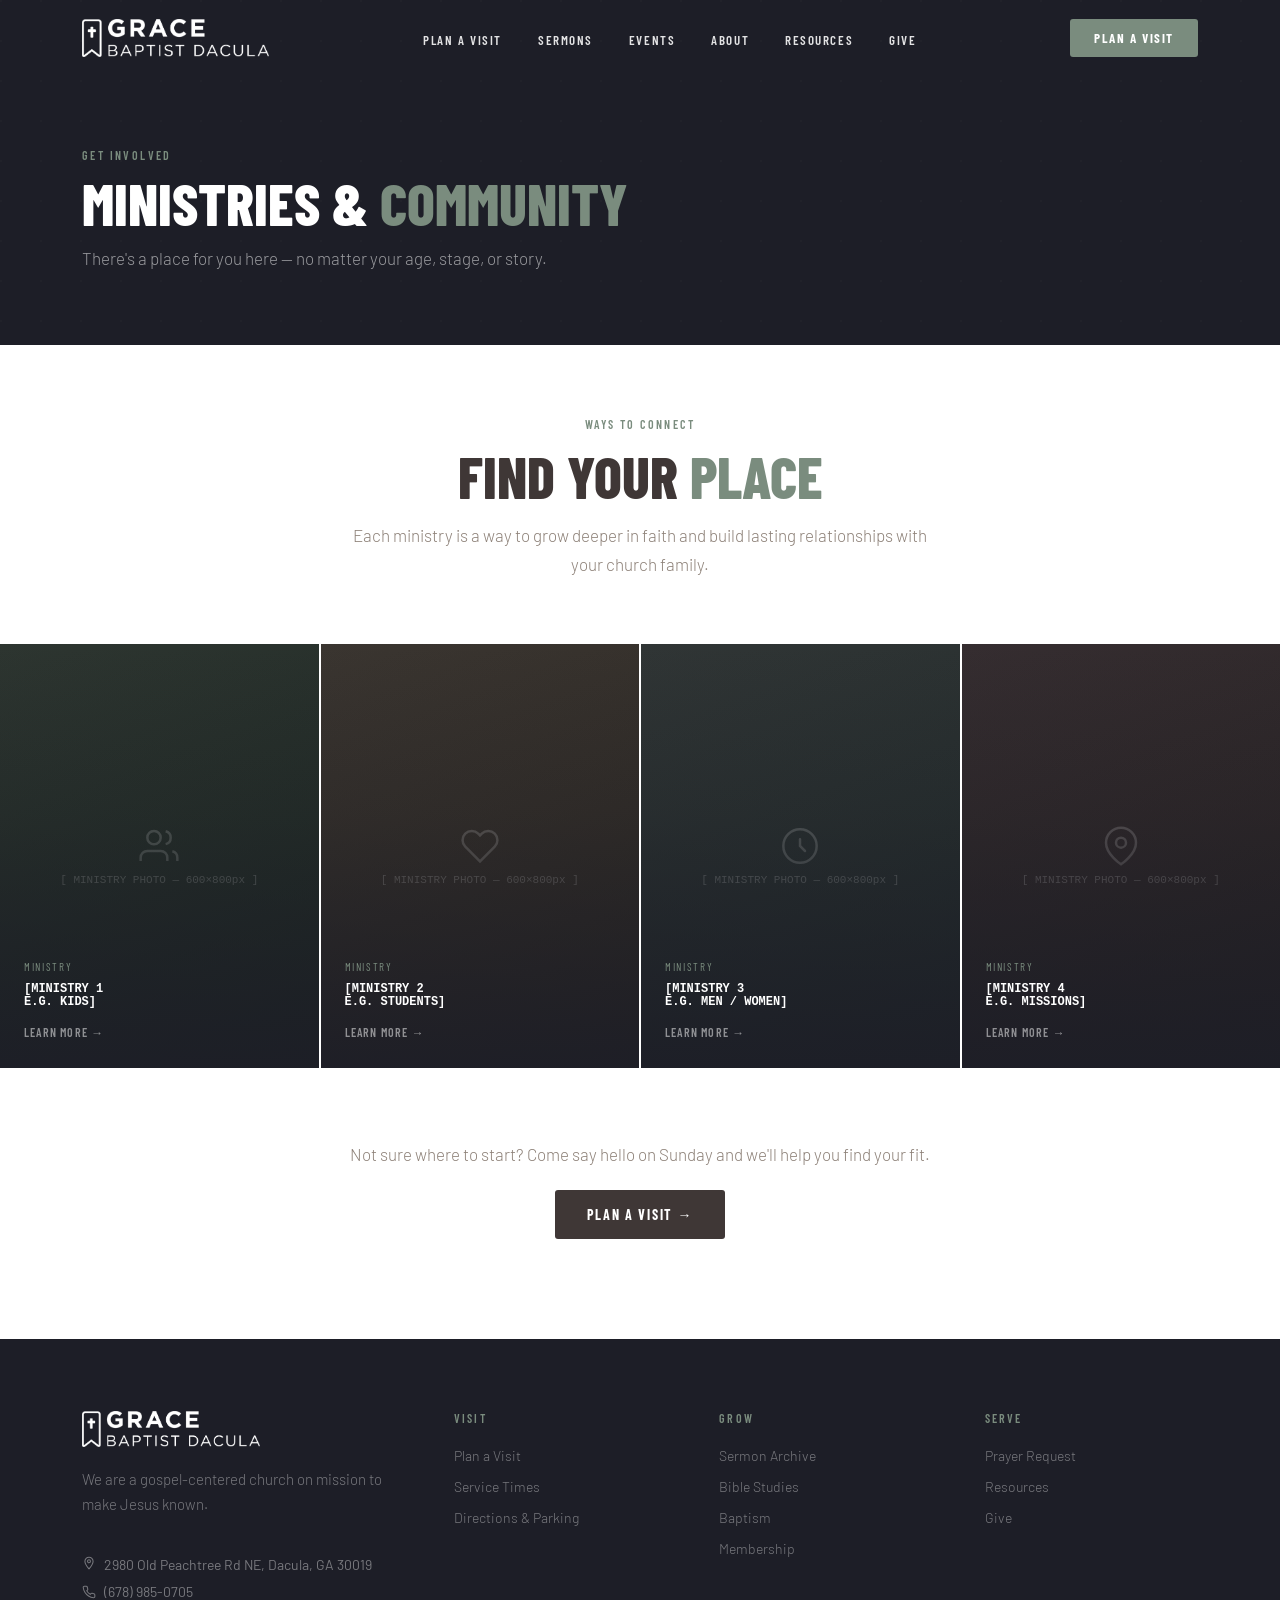
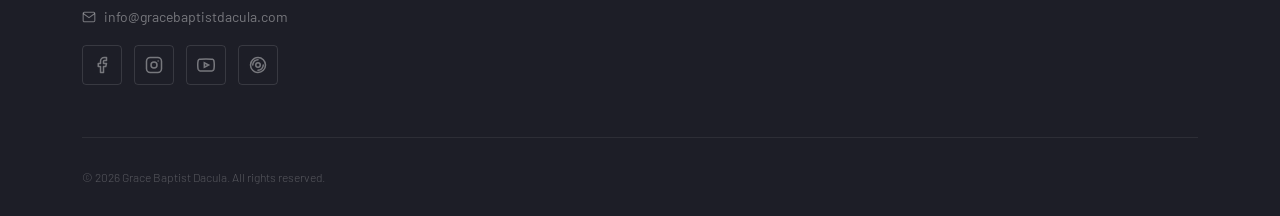
<file: grace-baptist-dacula/ministries.html>
<!DOCTYPE html>
<html lang="en">
<head>
<meta charset="UTF-8" />
<meta name="viewport" content="width=device-width, initial-scale=1.0" />
<title>Ministries | Grace Baptist Dacula</title>
<link rel="icon" type="image/x-icon" href="assets/images/favicon.ico" />
<link rel="icon" type="image/png" href="assets/images/icon.png" />
<link rel="apple-touch-icon" href="assets/images/icon.png" />
<link rel="preconnect" href="https://fonts.googleapis.com" />
<link rel="preconnect" href="https://fonts.gstatic.com" crossorigin />
<link href="https://fonts.googleapis.com/css2?family=Barlow:ital,wght@0,300;0,400;0,500;0,600;0,700;0,800;1,300;1,400&family=Barlow+Condensed:wght@400;600;700;800&display=swap" rel="stylesheet" />
<link rel="stylesheet" href="assets/css/style.css" />
</head>
<body>

<!-- ─── NAV ─── -->
<nav class="nav" id="main-nav">
  <div class="container">
    <a href="index.html" class="nav-logo">
      <span class="nav-logo-svg-group">
        <svg viewBox="0 0 38 48" fill="none" xmlns="http://www.w3.org/2000/svg">
          <path d="M4 4 H34 V44 L19 35 L4 44 Z" stroke="#7A8C7E" stroke-width="2.5" fill="none" stroke-linejoin="round"/>
          <line x1="19" y1="12" x2="19" y2="28" stroke="#7A8C7E" stroke-width="2.5" stroke-linecap="round"/>
          <line x1="12" y1="19" x2="26" y2="19" stroke="#7A8C7E" stroke-width="2.5" stroke-linecap="round"/>
        </svg>
        <span class="nav-logo-text">Grace Baptist Dacula</span>
      </span>
      <img src="assets/images/logo-white.webp" alt="Grace Baptist Dacula" class="nav-logo-white" />
      <img src="assets/images/logo.webp" alt="Grace Baptist Dacula" class="nav-logo-real" />
    </a>
    <ul class="nav-links">
      <li><a href="visit.html">Plan a Visit</a></li>
      <li><a href="sermons.html">Sermons</a></li>
      <li><a href="events.html">Events</a></li>
      <li class="has-dropdown">
        <a href="about.html">About</a>
        <div class="nav-dropdown">
          <a href="about.html#about">About Us</a>
          <a href="about.html#leadership">Leadership</a>
          <a href="about.html#beliefs">Beliefs</a>
        </div>
      </li>
      <li><a href="resources.html">Resources</a></li>
      <li><a href="give.html">Give</a></li>
    </ul>
    <a href="visit.html" class="nav-cta">Plan a Visit</a>
    <div class="nav-hamburger" id="hamburger" onclick="toggleMenu()">
      <span></span><span></span><span></span>
    </div>
  </div>
</nav>

<!-- Mobile menu -->
<div class="mobile-menu" id="mobile-menu">
  <a href="visit.html" onclick="closeMenu()">Plan a Visit</a>
  <a href="sermons.html" onclick="closeMenu()">Sermons</a>
  <a href="events.html" onclick="closeMenu()">Events</a>
  <a href="about.html" onclick="closeMenu()">About</a>
  <a href="resources.html" onclick="closeMenu()">Resources</a>
  <a href="give.html" onclick="closeMenu()">Give</a>
</div>

<!-- ─── PAGE HEADER ─── -->
<section class="page-header">
  <div class="page-header-pattern"></div>
  <div class="container">
    <div class="page-header-content">
      <p class="label">Get Involved</p>
      <h1 class="section-title">Ministries &amp; <span>Community</span></h1>
      <p class="body-text">There's a place for you here — no matter your age, stage, or story.</p>
    </div>
  </div>
</section>

<!-- ─── MINISTRY CARDS ─── -->
<section class="ministries" style="padding-top:72px;">
  <div class="container">
    <div class="ministries-header reveal">
      <p class="label">Ways to Connect</p>
      <h2 class="section-title">Find Your <span>Place</span></h2>
      <p class="body-text">Each ministry is a way to grow deeper in faith and build lasting relationships with your church family.</p>
    </div>
  </div>
  <div class="min-grid">
    <div class="min-card reveal reveal-d1">
      <div class="min-card-bg">
        <svg width="40" height="40" fill="none" viewBox="0 0 24 24"><path d="M17 21v-2a4 4 0 00-4-4H5a4 4 0 00-4 4v2" stroke="rgba(255,255,255,0.2)" stroke-width="1.5"/><circle cx="9" cy="7" r="4" stroke="rgba(255,255,255,0.2)" stroke-width="1.5"/><path d="M23 21v-2a4 4 0 00-3-3.87M16 3.13a4 4 0 010 7.75" stroke="rgba(255,255,255,0.2)" stroke-width="1.5"/></svg>
        [ MINISTRY PHOTO — 600×800px ]
      </div>
      <div class="min-card-overlay"></div>
      <div class="min-card-label">
        <p class="min-card-tag">Ministry</p>
        <h3 class="min-card-name"><span class="ph" style="background:transparent;border:none;padding:0;color:white">[MINISTRY 1<br/>e.g. Kids]</span></h3>
        <p class="min-card-arrow">Learn More →</p>
      </div>
    </div>
    <div class="min-card reveal reveal-d2">
      <div class="min-card-bg">
        <svg width="40" height="40" fill="none" viewBox="0 0 24 24"><path d="M20.84 4.61a5.5 5.5 0 00-7.78 0L12 5.67l-1.06-1.06a5.5 5.5 0 00-7.78 7.78l1.06 1.06L12 21.23l7.78-7.78 1.06-1.06a5.5 5.5 0 000-7.78z" stroke="rgba(255,255,255,0.2)" stroke-width="1.5"/></svg>
        [ MINISTRY PHOTO — 600×800px ]
      </div>
      <div class="min-card-overlay"></div>
      <div class="min-card-label">
        <p class="min-card-tag">Ministry</p>
        <h3 class="min-card-name"><span class="ph" style="background:transparent;border:none;padding:0;color:white">[MINISTRY 2<br/>e.g. Students]</span></h3>
        <p class="min-card-arrow">Learn More →</p>
      </div>
    </div>
    <div class="min-card reveal reveal-d3">
      <div class="min-card-bg">
        <svg width="40" height="40" fill="none" viewBox="0 0 24 24"><circle cx="12" cy="12" r="10" stroke="rgba(255,255,255,0.2)" stroke-width="1.5"/><path d="M12 8v4l3 3" stroke="rgba(255,255,255,0.2)" stroke-width="1.5" stroke-linecap="round"/></svg>
        [ MINISTRY PHOTO — 600×800px ]
      </div>
      <div class="min-card-overlay"></div>
      <div class="min-card-label">
        <p class="min-card-tag">Ministry</p>
        <h3 class="min-card-name"><span class="ph" style="background:transparent;border:none;padding:0;color:white">[MINISTRY 3<br/>e.g. Men / Women]</span></h3>
        <p class="min-card-arrow">Learn More →</p>
      </div>
    </div>
    <div class="min-card reveal reveal-d4">
      <div class="min-card-bg">
        <svg width="40" height="40" fill="none" viewBox="0 0 24 24"><path d="M21 10c0 7-9 13-9 13s-9-6-9-13a9 9 0 0118 0z" stroke="rgba(255,255,255,0.2)" stroke-width="1.5"/><circle cx="12" cy="10" r="3" stroke="rgba(255,255,255,0.2)" stroke-width="1.5"/></svg>
        [ MINISTRY PHOTO — 600×800px ]
      </div>
      <div class="min-card-overlay"></div>
      <div class="min-card-label">
        <p class="min-card-tag">Ministry</p>
        <h3 class="min-card-name"><span class="ph" style="background:transparent;border:none;padding:0;color:white">[MINISTRY 4<br/>e.g. Missions]</span></h3>
        <p class="min-card-arrow">Learn More →</p>
      </div>
    </div>
  </div>

  <!-- CTA -->
  <div style="text-align:center;padding:72px 0 0;">
    <p class="body-text" style="margin-bottom:20px;">Not sure where to start? Come say hello on Sunday and we'll help you find your fit.</p>
    <a href="visit.html" class="btn btn-dark">Plan a Visit →</a>
  </div>
</section>

<!-- ─── FOOTER ─── -->
<footer>
  <div class="container">
    <div class="footer-top">
      <div class="footer-brand">
        <div class="footer-logo">
          <img src="assets/images/logo-white.webp" alt="Grace Baptist Dacula" style="height:36px;width:auto;display:block;" />
        </div>
        <p class="body-text" style="color:rgba(255,255,255,0.4);font-size:15px">We are a gospel-centered church on mission to make Jesus known.</p>
        <div style="margin-top:16px;display:flex;flex-direction:column;gap:8px;">
          <a href="https://maps.app.goo.gl/2DaQqVV2UgXk5zZJA" target="_blank" style="color:rgba(255,255,255,0.4);font-size:14px;text-decoration:none;display:flex;align-items:flex-start;gap:8px;line-height:1.5;"><svg width="14" height="14" fill="none" viewBox="0 0 24 24" style="margin-top:2px;flex-shrink:0;"><path d="M12 2C8.13 2 5 5.13 5 9c0 5.25 7 13 7 13s7-7.75 7-13c0-3.87-3.13-7-7-7zm0 9.5a2.5 2.5 0 110-5 2.5 2.5 0 010 5z" stroke="currentColor" stroke-width="1.8"/></svg>2980 Old Peachtree Rd NE, Dacula, GA 30019</a>
          <a href="tel:+16789850705" style="color:rgba(255,255,255,0.4);font-size:14px;text-decoration:none;display:flex;align-items:center;gap:8px;"><svg width="14" height="14" fill="none" viewBox="0 0 24 24"><path d="M22 16.92v3a2 2 0 01-2.18 2 19.79 19.79 0 01-8.63-3.07 19.5 19.5 0 01-6-6A19.79 19.79 0 012.12 4.18 2 2 0 014.11 2h3a2 2 0 012 1.72c.127.96.361 1.903.7 2.81a2 2 0 01-.45 2.11L8.09 9.91a16 16 0 006 6l1.27-1.27a2 2 0 012.11-.45c.907.339 1.85.573 2.81.7A2 2 0 0122 16.92z" stroke="currentColor" stroke-width="1.8"/></svg>(678) 985-0705</a>
          <a href="mailto:info@gracebaptistdacula.com" style="color:rgba(255,255,255,0.4);font-size:14px;text-decoration:none;display:flex;align-items:center;gap:8px;"><svg width="14" height="14" fill="none" viewBox="0 0 24 24"><path d="M4 4h16c1.1 0 2 .9 2 2v12c0 1.1-.9 2-2 2H4c-1.1 0-2-.9-2-2V6c0-1.1.9-2 2-2z" stroke="currentColor" stroke-width="1.8"/><polyline points="22,6 12,13 2,6" stroke="currentColor" stroke-width="1.8"/></svg>info@gracebaptistdacula.com</a>
        </div>
        <div class="footer-socials">
          <a href="https://www.facebook.com/gbcdacula" target="_blank" class="social-btn" title="Facebook">
            <svg width="18" height="18" fill="none" viewBox="0 0 24 24"><path d="M18 2h-3a5 5 0 00-5 5v3H7v4h3v8h4v-8h3l1-4h-4V7a1 1 0 011-1h3z" stroke="currentColor" stroke-width="2" stroke-linecap="round" stroke-linejoin="round"/></svg>
          </a>
          <a href="#" class="social-btn" title="Instagram">
            <svg width="18" height="18" fill="none" viewBox="0 0 24 24"><rect x="2" y="2" width="20" height="20" rx="5" stroke="currentColor" stroke-width="2"/><circle cx="12" cy="12" r="4" stroke="currentColor" stroke-width="2"/><circle cx="17.5" cy="6.5" r="1" fill="currentColor"/></svg>
          </a>
          <a href="https://www.youtube.com/@GraceBaptistDacula" target="_blank" class="social-btn" title="YouTube">
            <svg width="18" height="18" fill="none" viewBox="0 0 24 24"><path d="M22.54 6.42a2.78 2.78 0 00-1.95-1.97C18.88 4 12 4 12 4s-6.88 0-8.59.45A2.78 2.78 0 001.46 6.42 29 29 0 001 12a29 29 0 00.46 5.58A2.78 2.78 0 003.41 19.6C5.12 20 12 20 12 20s6.88 0 8.59-.4a2.78 2.78 0 001.95-1.97A29 29 0 0023 12a29 29 0 00-.46-5.58z" stroke="currentColor" stroke-width="2"/><polygon points="9.75 15.02 15.5 12 9.75 8.98 9.75 15.02" stroke="currentColor" stroke-width="2" fill="none"/></svg>
          </a>
          <a href="#" class="social-btn" title="Podcast">
            <svg width="18" height="18" fill="none" viewBox="0 0 24 24"><circle cx="12" cy="12" r="10" stroke="currentColor" stroke-width="2"/><circle cx="12" cy="12" r="3" stroke="currentColor" stroke-width="2"/><path d="M5 12a7 7 0 017-7M19 12a7 7 0 01-7 7" stroke="currentColor" stroke-width="2" stroke-linecap="round"/></svg>
          </a>
        </div>
      </div>
      <div class="footer-col">
        <p class="footer-col-title">Visit</p>
        <ul>
          <li><a href="visit.html">Plan a Visit</a></li>
          <li><a href="visit.html">Service Times</a></li>
          <li><a href="visit.html">Directions &amp; Parking</a></li>
          
        </ul>
      </div>
      <div class="footer-col">
        <p class="footer-col-title">Grow</p>
        <ul>
          <li><a href="sermons.html">Sermon Archive</a></li>
          <li><a href="visit.html">Bible Studies</a></li>
          <li><a href="about.html">Baptism</a></li>
          <li><a href="about.html">Membership</a></li>
        </ul>
      </div>
      <div class="footer-col">
        <p class="footer-col-title">Serve</p>
        <ul>
          
          
          <li><a href="visit.html">Prayer Request</a></li>
          <li><a href="resources.html">Resources</a></li>
      <li><a href="give.html">Give</a></li>
        </ul>
      </div>
    </div>
    <div class="footer-bottom">
      <p>© 2026 Grace Baptist Dacula. All rights reserved.</p>
    </div>
  </div>
</footer>

<script src="assets/js/main.js"></script>
</body>
</html>
</file>
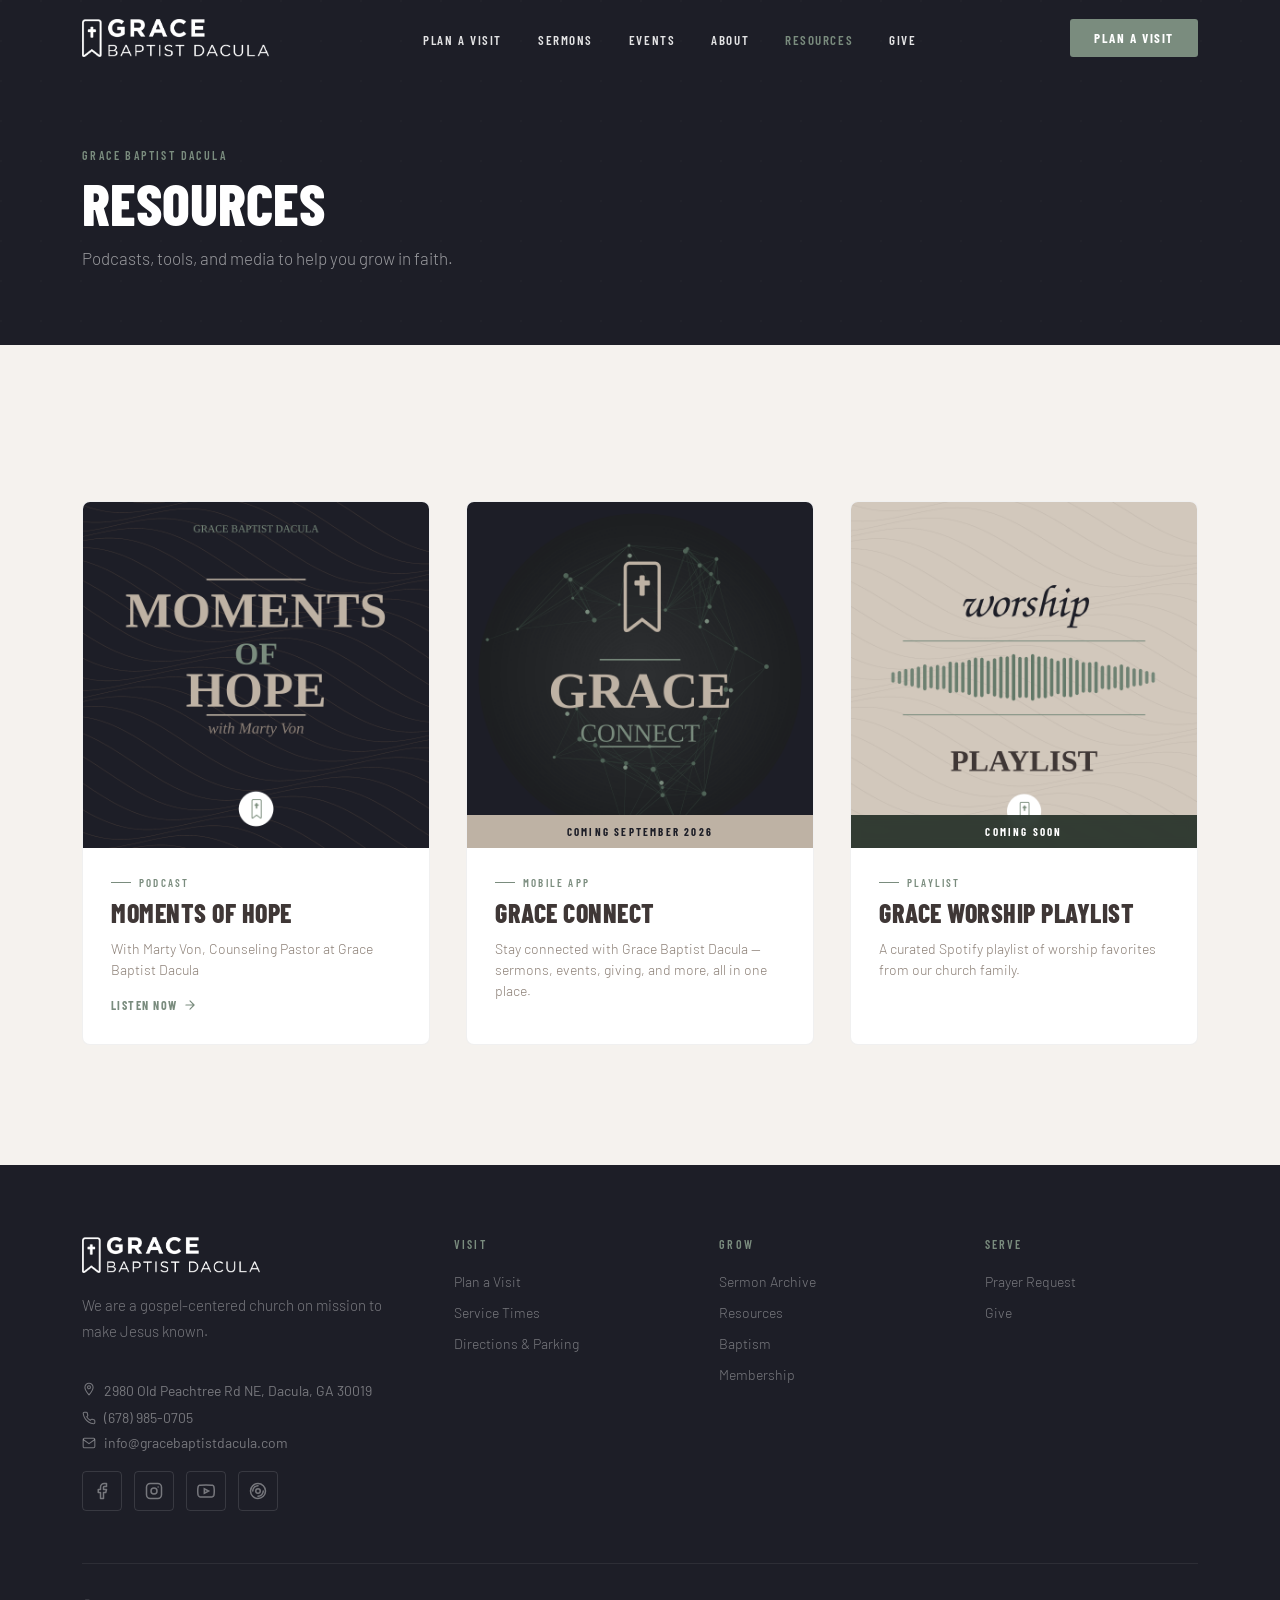
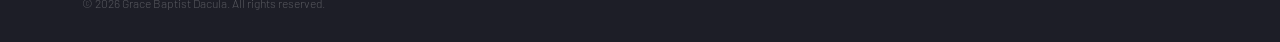
<file: grace-baptist-dacula/resources.html>
<!DOCTYPE html>
<html lang="en">
<head>
<meta charset="UTF-8" />
<meta name="viewport" content="width=device-width, initial-scale=1.0" />
<title>Resources | Grace Baptist Dacula</title>
<link rel="icon" type="image/x-icon" href="assets/images/favicon.ico" />
<link rel="icon" type="image/png" href="assets/images/icon.png" />
<link rel="apple-touch-icon" href="assets/images/icon.png" />
<link rel="preconnect" href="https://fonts.googleapis.com" />
<link rel="preconnect" href="https://fonts.gstatic.com" crossorigin />
<link href="https://fonts.googleapis.com/css2?family=Barlow:ital,wght@0,300;0,400;0,500;0,600;0,700;0,800;1,300;1,400&family=Barlow+Condensed:wght@400;600;700;800&display=swap" rel="stylesheet" />
<link rel="stylesheet" href="assets/css/style.css" />
<style>
  /* ── Resources grid ── */
  .resources-section {
    padding: 100px 0 120px;
    background: var(--cream);
  }
  .resources-grid {
    display: grid;
    grid-template-columns: repeat(3, 1fr);
    gap: 36px;
    margin-top: 56px;
  }
  .resource-card {
    background: var(--white);
    border-radius: 8px;
    overflow: hidden;
    border: 1px solid rgba(0,0,0,0.06);
    transition: transform 0.3s cubic-bezier(0.4,0,0.2,1), box-shadow 0.3s cubic-bezier(0.4,0,0.2,1);
    display: block;
    text-decoration: none;
    color: inherit;
    cursor: pointer;
  }
  .resource-card:hover {
    transform: translateY(-5px);
    box-shadow: 0 24px 48px rgba(0,0,0,0.10);
  }
  .resource-card-art {
    width: 100%;
    aspect-ratio: 1 / 1;
    overflow: hidden;
    background: var(--ink);
    position: relative;
  }
  .resource-card-art img {
    width: 100%;
    height: 100%;
    object-fit: cover;
    display: block;
    transition: transform 0.4s cubic-bezier(0.4,0,0.2,1);
  }
  .resource-card:hover .resource-card-art img {
    transform: scale(1.03);
  }
  .resource-card-body {
    padding: 28px 28px 32px;
    display: flex;
    flex-direction: column;
    gap: 10px;
  }
  .resource-card-type {
    font-family: var(--font-head);
    font-size: 11px;
    font-weight: 600;
    letter-spacing: 0.2em;
    text-transform: uppercase;
    color: var(--sage);
    display: flex;
    align-items: center;
    gap: 8px;
  }
  .resource-card-type::before {
    content: '';
    display: inline-block;
    width: 20px;
    height: 1px;
    background: var(--sage);
  }
  .resource-card-title {
    font-family: var(--font-head);
    font-weight: 800;
    font-size: 26px;
    text-transform: uppercase;
    color: var(--near-black);
    letter-spacing: 0.02em;
    line-height: 1.1;
  }
  .resource-card-sub {
    font-family: var(--font-body);
    font-size: 14px;
    color: var(--stone);
    font-weight: 300;
    line-height: 1.5;
  }
  .resource-card-link {
    margin-top: 8px;
    font-family: var(--font-head);
    font-size: 12px;
    font-weight: 700;
    letter-spacing: 0.12em;
    text-transform: uppercase;
    color: var(--sage);
    display: inline-flex;
    align-items: center;
    gap: 6px;
    transition: gap 0.2s ease;
  }
  .resource-card:hover .resource-card-link { gap: 10px; }

  /* Coming soon card — non-clickable */
  .resource-card-static {
    background: var(--white);
    border-radius: 8px;
    overflow: hidden;
    border: 1px solid rgba(0,0,0,0.06);
    display: block;
    color: inherit;
    cursor: default;
  }
  .resource-card-static .resource-card-art {
    position: relative;
  }
  .coming-soon-banner {
    position: absolute;
    bottom: 0;
    left: 0;
    right: 0;
    background: var(--sand);
    padding: 10px 16px;
    text-align: center;
    font-family: var(--font-head);
    font-size: 11px;
    font-weight: 700;
    letter-spacing: 0.2em;
    text-transform: uppercase;
    color: var(--ink);
    z-index: 2;
  }
  .coming-soon-banner--blue {
    background: rgba(28, 40, 32, 0.88);
    backdrop-filter: blur(4px);
    -webkit-backdrop-filter: blur(4px);
    color: #fff;
  }

  @media (max-width: 1024px) {
    .resources-grid { grid-template-columns: repeat(2, 1fr); }
  }
  @media (max-width: 600px) {
    .resources-grid { grid-template-columns: 1fr; }
  }
</style>
</head>
<body>

<!-- ─── NAV ─── -->
<nav class="nav" id="main-nav">
  <div class="container">
    <a href="index.html" class="nav-logo">
      <span class="nav-logo-svg-group">
        <svg viewBox="0 0 38 48" fill="none" xmlns="http://www.w3.org/2000/svg">
          <path d="M4 4 H34 V44 L19 35 L4 44 Z" stroke="#7A8C7E" stroke-width="2.5" fill="none" stroke-linejoin="round"/>
          <line x1="19" y1="12" x2="19" y2="28" stroke="#7A8C7E" stroke-width="2.5" stroke-linecap="round"/>
          <line x1="12" y1="19" x2="26" y2="19" stroke="#7A8C7E" stroke-width="2.5" stroke-linecap="round"/>
        </svg>
        <span class="nav-logo-text">Grace Baptist Dacula</span>
      </span>
      <img src="assets/images/logo-white.webp" alt="Grace Baptist Dacula" class="nav-logo-white" />
      <img src="assets/images/logo.webp" alt="Grace Baptist Dacula" class="nav-logo-real" />
    </a>
    <ul class="nav-links">
      <li><a href="visit.html">Plan a Visit</a></li>
      <li><a href="sermons.html">Sermons</a></li>
      <li><a href="events.html">Events</a></li>
      <li class="has-dropdown">
        <a href="about.html">About</a>
        <div class="nav-dropdown">
          <a href="about.html#about">About Us</a>
          <a href="about.html#leadership">Leadership</a>
          <a href="about.html#beliefs">Beliefs</a>
        </div>
      </li>
      <li><a href="resources.html" class="active">Resources</a></li>
      <li><a href="give.html">Give</a></li>
    </ul>
    <a href="visit.html" class="nav-cta">Plan a Visit</a>
    <div class="nav-hamburger" id="hamburger" onclick="toggleMenu()">
      <span></span><span></span><span></span>
    </div>
  </div>
</nav>

<!-- Mobile menu -->
<div class="mobile-menu" id="mobile-menu">
  <a href="visit.html" onclick="closeMenu()">Plan a Visit</a>
  <a href="sermons.html" onclick="closeMenu()">Sermons</a>
  <a href="events.html" onclick="closeMenu()">Events</a>
  <a href="about.html" onclick="closeMenu()">About</a>
  <a href="resources.html" onclick="closeMenu()">Resources</a>
  <a href="give.html" onclick="closeMenu()">Give</a>
</div>

<!-- ─── PAGE HEADER ─── -->
<header class="page-header">
  <div class="page-header-pattern"></div>
  <div class="container">
    <div class="page-header-content reveal in">
      <p class="label">Grace Baptist Dacula</p>
      <h1 class="section-title">Resources</h1>
      <p class="body-text">Podcasts, tools, and media to help you grow in faith.</p>
    </div>
  </div>
</header>

<!-- ─── RESOURCES GRID ─── -->
<section class="resources-section">
  <div class="container">
    <div class="resources-grid">

      <!-- Moments of Hope Card -->
      <a href="moments-of-hope.html" class="resource-card reveal in">
        <div class="resource-card-art">
          <img src="assets/images/moments_of_hope_cover.png" alt="Moments of Hope" />
        </div>
        <div class="resource-card-body">
          <span class="resource-card-type">Podcast</span>
          <h2 class="resource-card-title">Moments of Hope</h2>
          <p class="resource-card-sub">With Marty Von, Counseling Pastor at Grace Baptist Dacula</p>
          <span class="resource-card-link">
            Listen Now
            <svg width="14" height="14" fill="none" viewBox="0 0 24 24">
              <path d="M5 12h14M12 5l7 7-7 7" stroke="currentColor" stroke-width="2" stroke-linecap="round" stroke-linejoin="round"/>
            </svg>
          </span>
        </div>
      </a>

      <!-- Grace Connect Card -->
      <div class="resource-card-static reveal in">
        <div class="resource-card-art">
          <img src="assets/images/grace_connect_cover.png" alt="Grace Connect" />
          <div class="coming-soon-banner">Coming September 2026</div>
        </div>
        <div class="resource-card-body">
          <span class="resource-card-type">Mobile App</span>
          <h2 class="resource-card-title">Grace Connect</h2>
          <p class="resource-card-sub">Stay connected with Grace Baptist Dacula — sermons, events, giving, and more, all in one place.</p>
        </div>
      </div>

      <!-- Grace Worship Playlist Card -->
      <div class="resource-card-static reveal in">
        <div class="resource-card-art">
          <img src="assets/images/worship_playlist_cover.png" alt="Grace Worship Playlist" />
          <div class="coming-soon-banner coming-soon-banner--blue">Coming Soon</div>
        </div>
        <div class="resource-card-body">
          <span class="resource-card-type">Playlist</span>
          <h2 class="resource-card-title">Grace Worship Playlist</h2>
          <p class="resource-card-sub">A curated Spotify playlist of worship favorites from our church family.</p>
        </div>
      </div>

    </div>
  </div>
</section>

<!-- ─── FOOTER ─── -->
<footer>
  <div class="container">
    <div class="footer-top">
      <div class="footer-brand">
        <div class="footer-logo">
          <img src="assets/images/logo-white.webp" alt="Grace Baptist Dacula" style="height:36px;width:auto;display:block;" />
        </div>
        <p class="body-text" style="color:rgba(255,255,255,0.4);font-size:15px">We are a gospel-centered church on mission to make Jesus known.</p>
        <div style="margin-top:16px;display:flex;flex-direction:column;gap:8px;">
          <a href="https://maps.app.goo.gl/2DaQqVV2UgXk5zZJA" target="_blank" style="color:rgba(255,255,255,0.4);font-size:14px;text-decoration:none;display:flex;align-items:flex-start;gap:8px;line-height:1.5;"><svg width="14" height="14" fill="none" viewBox="0 0 24 24" style="margin-top:2px;flex-shrink:0;"><path d="M12 2C8.13 2 5 5.13 5 9c0 5.25 7 13 7 13s7-7.75 7-13c0-3.87-3.13-7-7-7zm0 9.5a2.5 2.5 0 110-5 2.5 2.5 0 010 5z" stroke="currentColor" stroke-width="1.8"/></svg>2980 Old Peachtree Rd NE, Dacula, GA 30019</a>
          <a href="tel:+16789850705" style="color:rgba(255,255,255,0.4);font-size:14px;text-decoration:none;display:flex;align-items:center;gap:8px;"><svg width="14" height="14" fill="none" viewBox="0 0 24 24"><path d="M22 16.92v3a2 2 0 01-2.18 2 19.79 19.79 0 01-8.63-3.07 19.5 19.5 0 01-6-6A19.79 19.79 0 012.12 4.18 2 2 0 014.11 2h3a2 2 0 012 1.72c.127.96.361 1.903.7 2.81a2 2 0 01-.45 2.11L8.09 9.91a16 16 0 006 6l1.27-1.27a2 2 0 012.11-.45c.907.339 1.85.573 2.81.7A2 2 0 0122 16.92z" stroke="currentColor" stroke-width="1.8"/></svg>(678) 985-0705</a>
          <a href="mailto:info@gracebaptistdacula.com" style="color:rgba(255,255,255,0.4);font-size:14px;text-decoration:none;display:flex;align-items:center;gap:8px;"><svg width="14" height="14" fill="none" viewBox="0 0 24 24"><path d="M4 4h16c1.1 0 2 .9 2 2v12c0 1.1-.9 2-2 2H4c-1.1 0-2-.9-2-2V6c0-1.1.9-2 2-2z" stroke="currentColor" stroke-width="1.8"/><polyline points="22,6 12,13 2,6" stroke="currentColor" stroke-width="1.8"/></svg>info@gracebaptistdacula.com</a>
        </div>
        <div class="footer-socials">
          <a href="https://www.facebook.com/gbcdacula" target="_blank" class="social-btn" title="Facebook">
            <svg width="18" height="18" fill="none" viewBox="0 0 24 24"><path d="M18 2h-3a5 5 0 00-5 5v3H7v4h3v8h4v-8h3l1-4h-4V7a1 1 0 011-1h3z" stroke="currentColor" stroke-width="2" stroke-linecap="round" stroke-linejoin="round"/></svg>
          </a>
          <a href="#" class="social-btn" title="Instagram">
            <svg width="18" height="18" fill="none" viewBox="0 0 24 24"><rect x="2" y="2" width="20" height="20" rx="5" stroke="currentColor" stroke-width="2"/><circle cx="12" cy="12" r="4" stroke="currentColor" stroke-width="2"/><circle cx="17.5" cy="6.5" r="1" fill="currentColor"/></svg>
          </a>
          <a href="https://www.youtube.com/@GraceBaptistDacula" target="_blank" class="social-btn" title="YouTube">
            <svg width="18" height="18" fill="none" viewBox="0 0 24 24"><path d="M22.54 6.42a2.78 2.78 0 00-1.95-1.97C18.88 4 12 4 12 4s-6.88 0-8.59.45A2.78 2.78 0 001.46 6.42 29 29 0 001 12a29 29 0 00.46 5.58A2.78 2.78 0 003.41 19.6C5.12 20 12 20 12 20s6.88 0 8.59-.4a2.78 2.78 0 001.95-1.97A29 29 0 0023 12a29 29 0 00-.46-5.58z" stroke="currentColor" stroke-width="2"/><polygon points="9.75 15.02 15.5 12 9.75 8.98 9.75 15.02" stroke="currentColor" stroke-width="2" fill="none"/></svg>
          </a>
          <a href="https://feeds.buzzsprout.com/2620344.rss" target="_blank" class="social-btn" title="Podcast RSS">
            <svg width="18" height="18" fill="none" viewBox="0 0 24 24"><circle cx="12" cy="12" r="10" stroke="currentColor" stroke-width="2"/><circle cx="12" cy="12" r="3" stroke="currentColor" stroke-width="2"/><path d="M5 12a7 7 0 017-7M19 12a7 7 0 01-7 7" stroke="currentColor" stroke-width="2" stroke-linecap="round"/></svg>
          </a>
        </div>
      </div>
      <div class="footer-col">
        <p class="footer-col-title">Visit</p>
        <ul>
          <li><a href="visit.html">Plan a Visit</a></li>
          <li><a href="visit.html">Service Times</a></li>
          <li><a href="visit.html">Directions &amp; Parking</a></li>
        </ul>
      </div>
      <div class="footer-col">
        <p class="footer-col-title">Grow</p>
        <ul>
          <li><a href="sermons.html">Sermon Archive</a></li>
          <li><a href="resources.html">Resources</a></li>
          <li><a href="about.html">Baptism</a></li>
          <li><a href="about.html">Membership</a></li>
        </ul>
      </div>
      <div class="footer-col">
        <p class="footer-col-title">Serve</p>
        <ul>
          <li><a href="visit.html">Prayer Request</a></li>
          <li><a href="give.html">Give</a></li>
        </ul>
      </div>
    </div>
    <div class="footer-bottom">
      <p>© 2026 Grace Baptist Dacula. All rights reserved.</p>
    </div>
  </div>
</footer>

<script src="assets/js/main.js"></script>
</body>
</html>
</file>
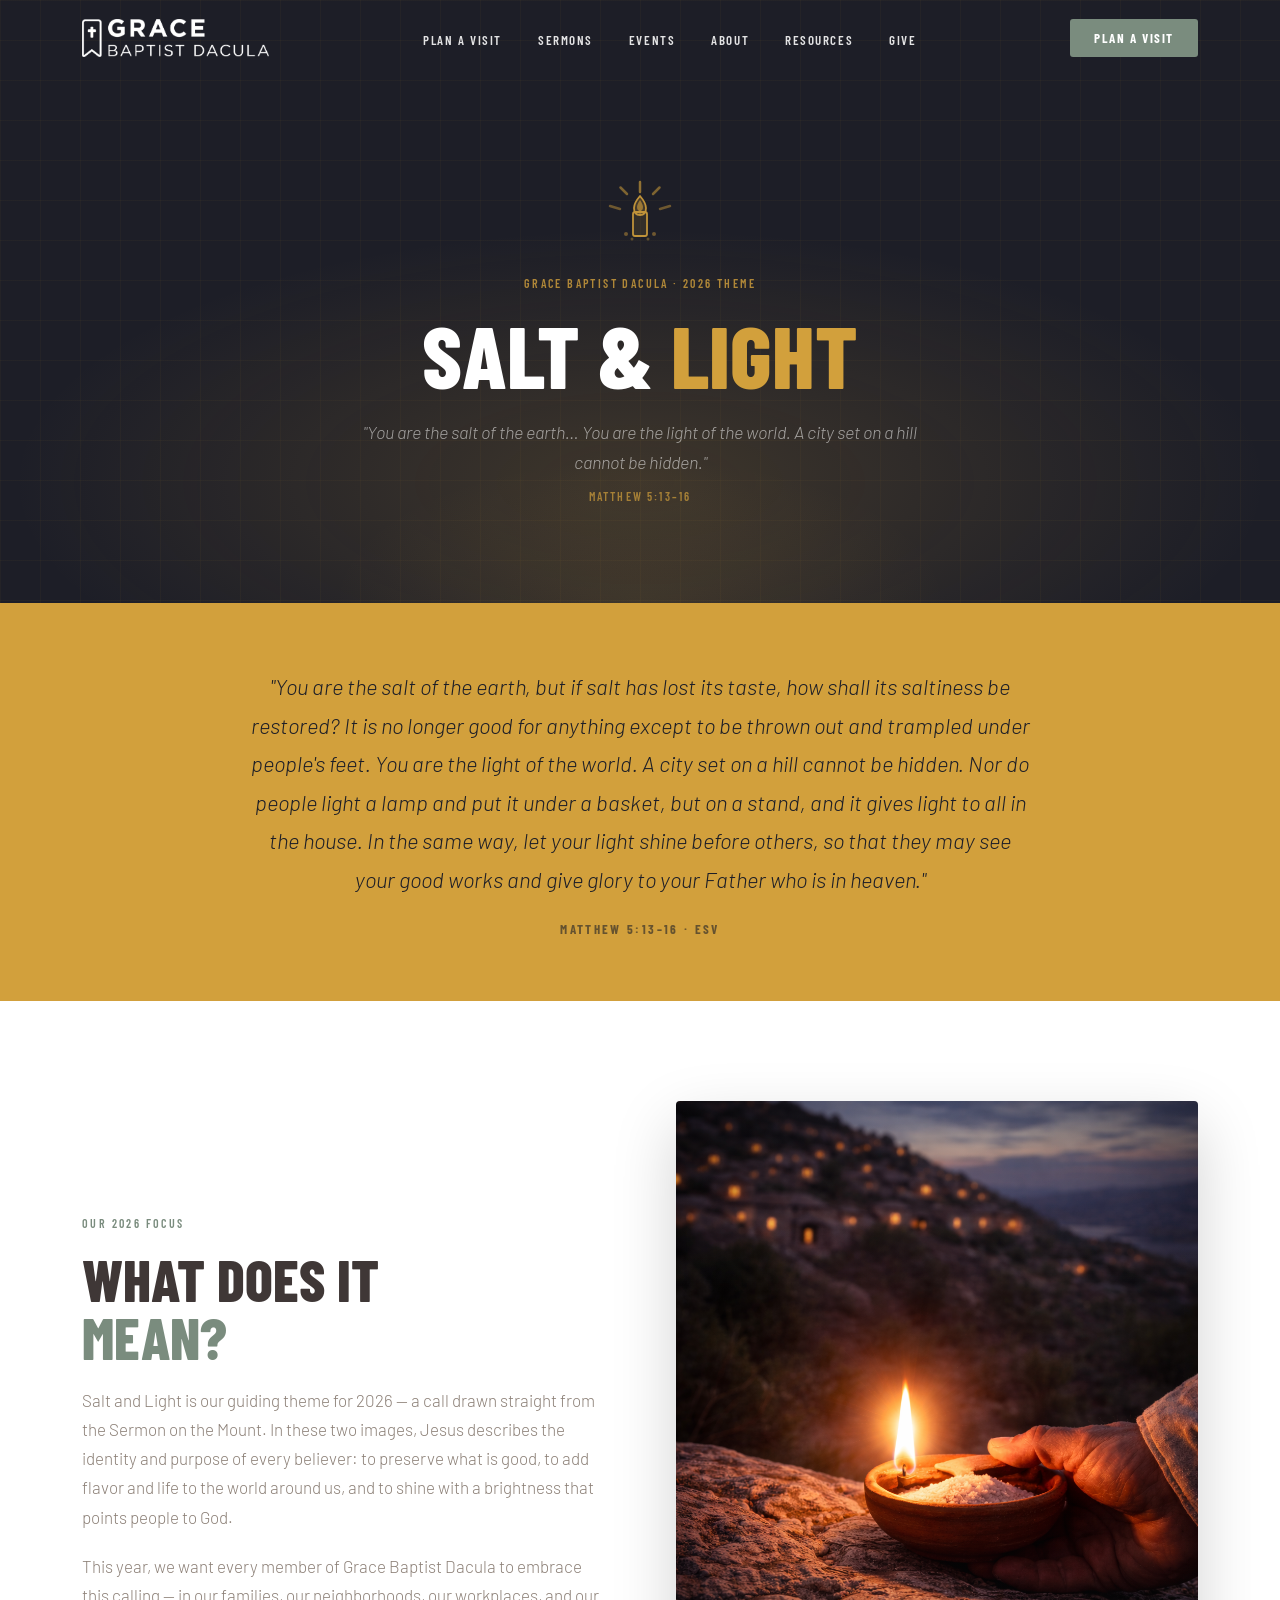
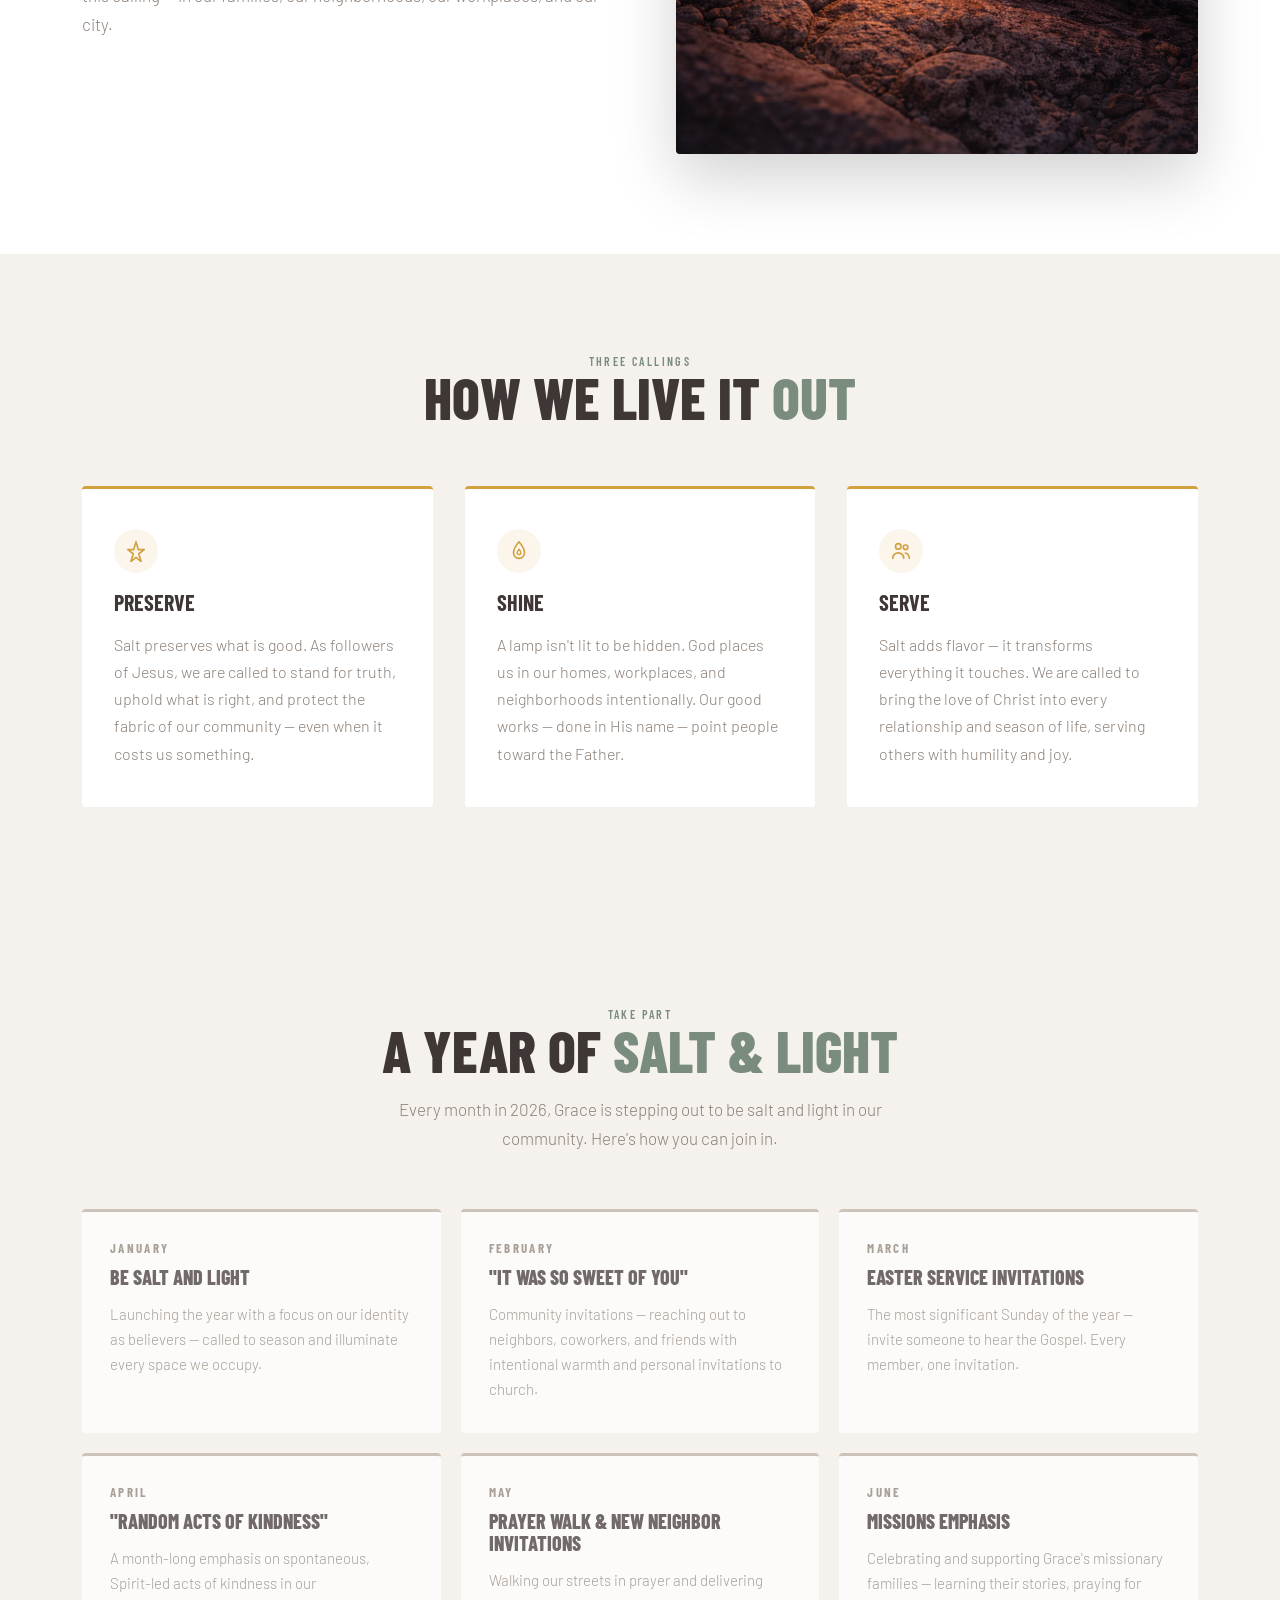
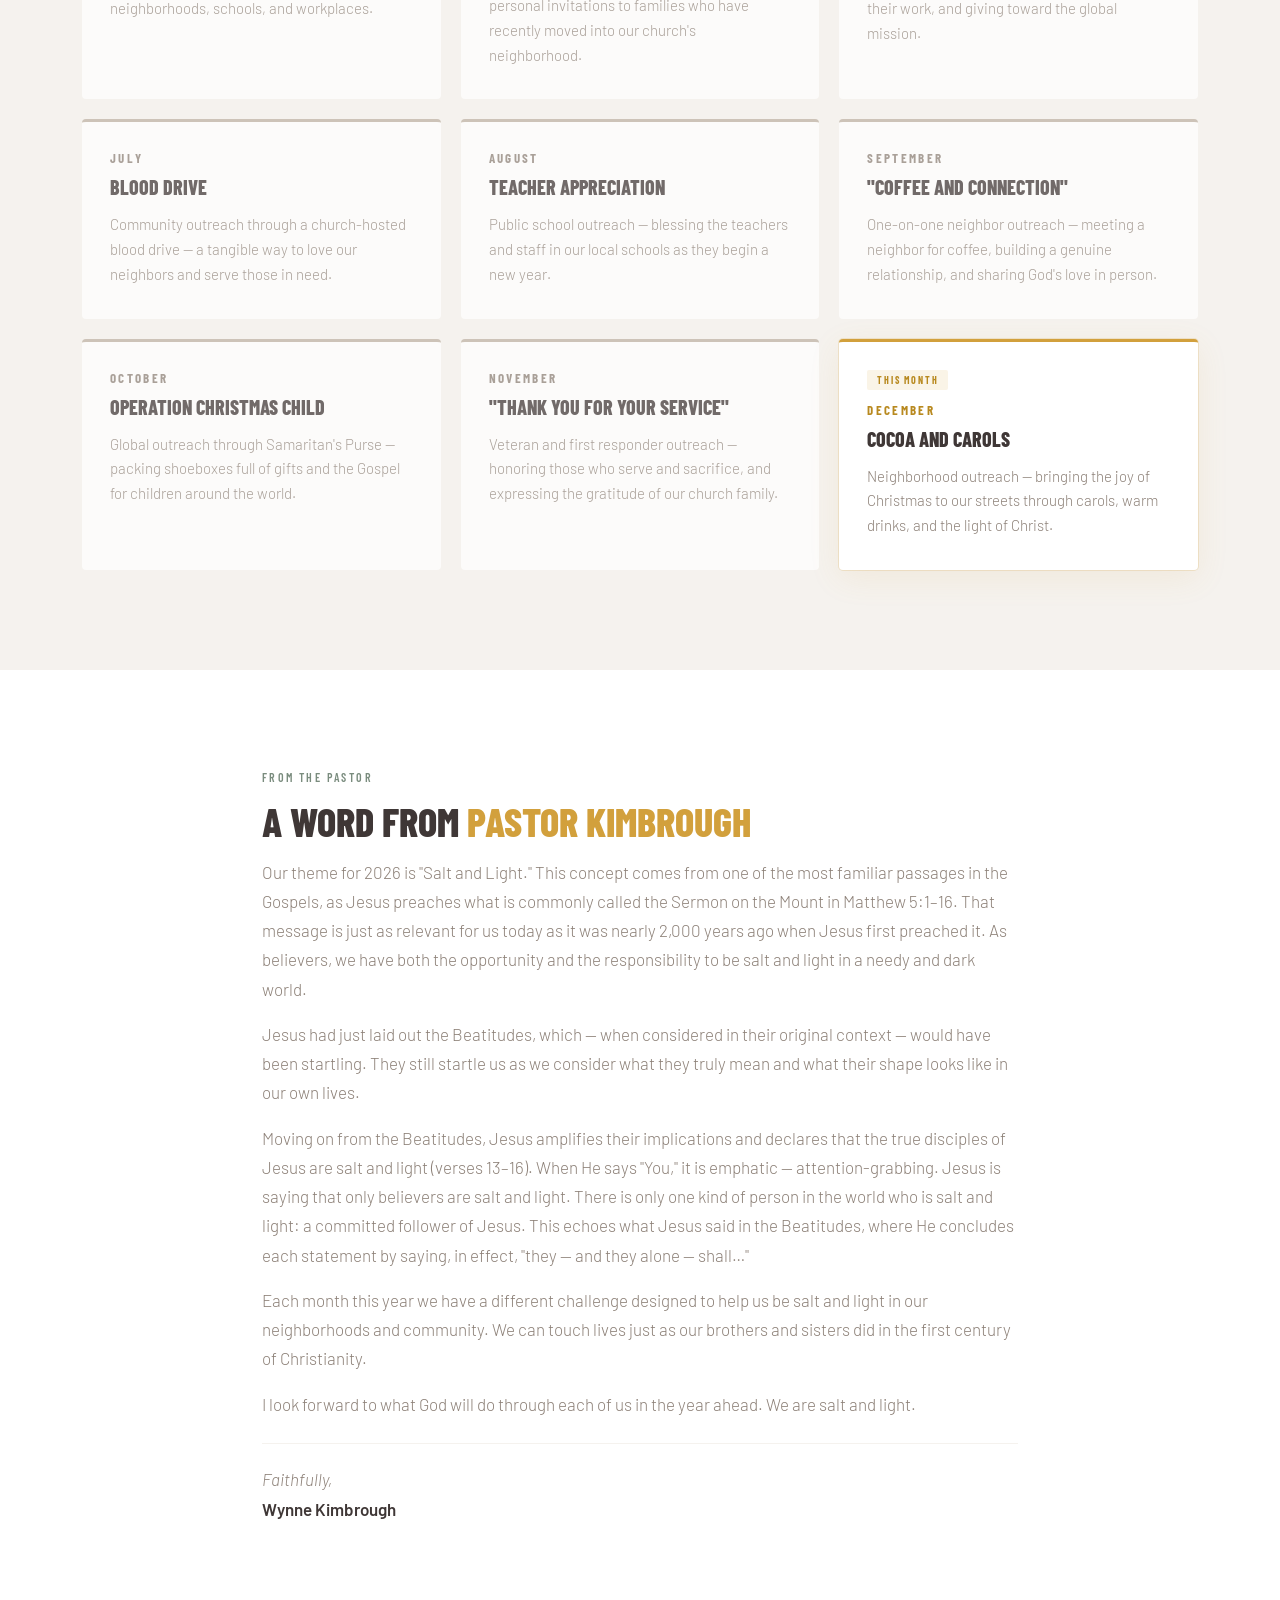
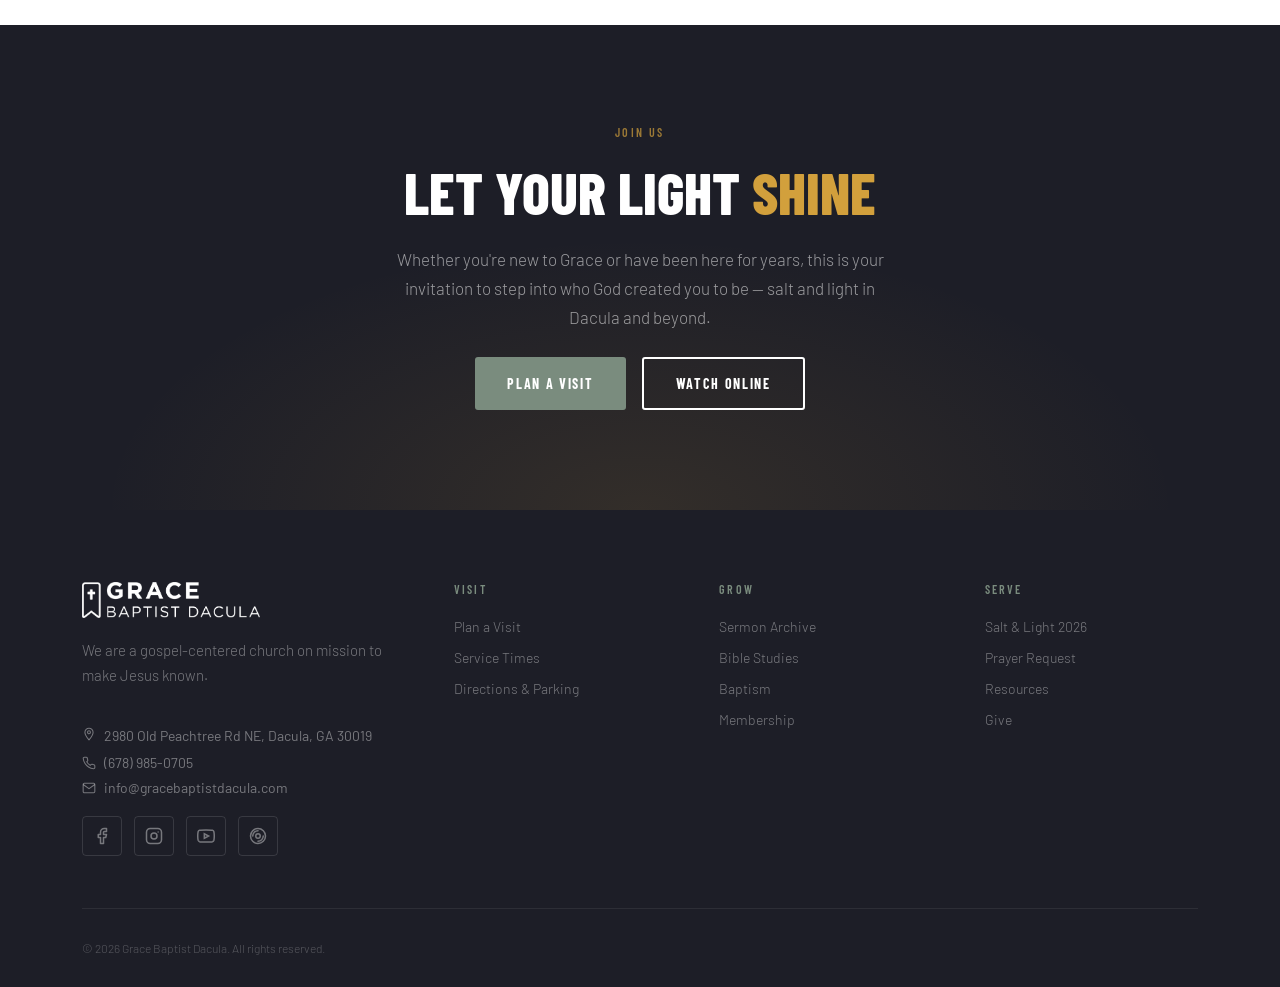
<file: grace-baptist-dacula/salt-and-light.html>
<!DOCTYPE html>
<html lang="en">
<head>
<meta charset="UTF-8" />
<meta name="viewport" content="width=device-width, initial-scale=1.0" />
<title>Salt &amp; Light — 2026 Theme | Grace Baptist Dacula</title>
<link rel="icon" type="image/x-icon" href="assets/images/favicon.ico" />
<link rel="icon" type="image/png" href="assets/images/icon.png" />
<link rel="apple-touch-icon" href="assets/images/icon.png" />
<link rel="preconnect" href="https://fonts.googleapis.com" />
<link rel="preconnect" href="https://fonts.gstatic.com" crossorigin />
<link href="https://fonts.googleapis.com/css2?family=Barlow:ital,wght@0,300;0,400;0,500;0,600;0,700;0,800;1,300;1,400&family=Barlow+Condensed:wght@400;600;700;800&display=swap" rel="stylesheet" />
<link rel="stylesheet" href="assets/css/style.css" />
<style>
  /* ─── SALT & LIGHT PAGE STYLES ─── */

  /* Hero header — warm amber glow over dark */
  .sl-header {
    position: relative;
    background: var(--ink);
    padding: calc(var(--nav-h) + 100px) 0 100px;
    overflow: hidden;
    text-align: center;
  }
  .sl-header-glow {
    position: absolute;
    inset: 0;
    background:
      radial-gradient(ellipse 70% 60% at 50% 80%, rgba(210,160,60,0.18) 0%, transparent 70%),
      radial-gradient(ellipse 40% 40% at 50% 100%, rgba(210,160,60,0.10) 0%, transparent 60%);
  }
  .sl-header-pattern {
    position: absolute;
    inset: 0;
    background-image:
      linear-gradient(rgba(210,160,60,0.04) 1px, transparent 1px),
      linear-gradient(90deg, rgba(210,160,60,0.04) 1px, transparent 1px);
    background-size: 40px 40px;
  }
  .sl-header-content {
    position: relative;
    z-index: 1;
    display: flex;
    flex-direction: column;
    align-items: center;
    gap: 20px;
  }
  .sl-header .label {
    color: rgba(210,160,60,0.8);
  }
  .sl-header .section-title {
    color: var(--white);
    font-size: clamp(48px, 8vw, 88px);
  }
  .sl-header .section-title em {
    color: #D2A03C;
    font-style: normal;
  }
  .sl-icon {
    width: 72px;
    height: 72px;
    margin: 0 auto 8px;
    opacity: 0.9;
  }
  .sl-header-verse {
    font-family: var(--font-body);
    font-size: 18px;
    font-style: italic;
    font-weight: 300;
    color: rgba(255,255,255,0.55);
    max-width: 560px;
    line-height: 1.65;
  }
  .sl-header-ref {
    font-family: var(--font-head);
    font-size: 12px;
    font-weight: 600;
    letter-spacing: 0.18em;
    text-transform: uppercase;
    color: rgba(210,160,60,0.7);
    margin-top: -8px;
  }

  /* ─── SCRIPTURE BAND ─── */
  .sl-scripture {
    background: #D2A03C;
    padding: 64px 0;
    text-align: center;
  }
  .sl-scripture blockquote {
    font-family: var(--font-body);
    font-size: clamp(18px, 2.5vw, 22px);
    font-style: italic;
    font-weight: 300;
    line-height: 1.75;
    color: var(--ink);
    max-width: 780px;
    margin: 0 auto 20px;
  }
  .sl-scripture cite {
    font-family: var(--font-head);
    font-size: 13px;
    font-weight: 700;
    letter-spacing: 0.18em;
    text-transform: uppercase;
    color: rgba(29,30,39,0.6);
    font-style: normal;
  }

  /* ─── OVERVIEW SECTION ─── */
  .sl-overview {
    padding: 100px 0;
    background: var(--white);
  }
  .sl-overview .container {
    display: grid;
    grid-template-columns: 1fr 1fr;
    gap: 72px;
    align-items: center;
  }
  .sl-overview-text {
    display: flex;
    flex-direction: column;
    gap: 20px;
  }
  .sl-overview-visual {
    position: relative;
  }
  .sl-photo-frame {
    position: relative;
    border-radius: 4px;
    overflow: hidden;
    box-shadow: 0 24px 64px rgba(0,0,0,0.18);
  }
  .sl-photo-frame img {
    width: 100%;
    aspect-ratio: 4/5;
    object-fit: cover;
    object-position: center 30%;
    display: block;
  }
  /* Subtle amber vignette overlay to tie it into the page palette */
  .sl-photo-accent {
    position: absolute;
    inset: 0;
    background:
      linear-gradient(to top, rgba(29,30,39,0.35) 0%, transparent 40%),
      linear-gradient(to bottom, rgba(29,30,39,0.15) 0%, transparent 30%);
    pointer-events: none;
  }

  /* ─── PILLARS SECTION ─── */
  .sl-pillars {
    padding: 100px 0;
    background: var(--cream);
  }
  .sl-pillars-header {
    text-align: center;
    margin-bottom: 60px;
  }
  .sl-pillars-grid {
    display: grid;
    grid-template-columns: repeat(3, 1fr);
    gap: 32px;
  }
  .sl-pillar-card {
    background: var(--white);
    border-radius: 4px;
    padding: 40px 32px;
    display: flex;
    flex-direction: column;
    gap: 16px;
    border-top: 3px solid #D2A03C;
    transition: transform 0.3s ease, box-shadow 0.3s ease;
  }
  .sl-pillar-card:hover {
    transform: translateY(-4px);
    box-shadow: 0 12px 40px rgba(0,0,0,0.08);
  }
  .sl-pillar-icon {
    width: 44px;
    height: 44px;
    background: rgba(210,160,60,0.1);
    border-radius: 50%;
    display: flex;
    align-items: center;
    justify-content: center;
  }
  .sl-pillar-card h3 {
    font-family: var(--font-head);
    font-size: 22px;
    font-weight: 700;
    text-transform: uppercase;
    color: var(--near-black);
  }
  .sl-pillar-card p {
    font-family: var(--font-body);
    font-size: 16px;
    line-height: 1.7;
    color: var(--stone);
    font-weight: 300;
  }

  /* ─── CONTENT PLACEHOLDER SECTION ─── */
  .sl-content {
    padding: 100px 0;
    background: var(--white);
  }
  .sl-content .container {
    display: flex;
    flex-direction: column;
    gap: 64px;
    max-width: 820px;
  }
  .sl-content-block {
    display: flex;
    flex-direction: column;
    gap: 16px;
  }
  .sl-content-block h2 {
    font-family: var(--font-head);
    font-size: clamp(28px, 3.5vw, 40px);
    font-weight: 800;
    text-transform: uppercase;
    color: var(--near-black);
    line-height: 1.05;
  }
  .sl-content-block h2 span { color: #D2A03C; }
  .sl-signoff {
    font-family: var(--font-body);
    font-size: 17px;
    font-style: italic;
    color: var(--stone);
    font-weight: 300;
    line-height: 1.8;
    margin-top: 8px;
    padding-top: 20px;
    border-top: 1px solid var(--cream);
  }
  .sl-signoff strong {
    font-style: normal;
    font-weight: 600;
    color: var(--near-black);
  }

  /* ─── MONTHLY OUTREACH CALENDAR ─── */
  .sl-monthly {
    padding: 100px 0;
    background: var(--cream);
  }
  .sl-monthly-header {
    text-align: center;
    margin-bottom: 56px;
  }
  .sl-monthly-grid {
    display: grid;
    grid-template-columns: repeat(3, 1fr);
    gap: 20px;
  }
  .sl-month-card {
    background: var(--white);
    border-radius: 4px;
    padding: 28px 28px 32px;
    display: flex;
    flex-direction: column;
    gap: 10px;
    border-top: 3px solid var(--sand);
    position: relative;
    transition: transform 0.3s ease, box-shadow 0.3s ease;
  }
  .sl-month-card:hover {
    transform: translateY(-3px);
    box-shadow: 0 10px 32px rgba(0,0,0,0.07);
  }
  /* Past months — slightly muted */
  .sl-month-card.is-past {
    opacity: 0.72;
    border-top-color: var(--sand);
  }
  .sl-month-card.is-past .sl-month-label {
    color: var(--stone);
  }
  /* Current month — highlighted in gold */
  .sl-month-card.is-current {
    border-top: 3px solid #D2A03C;
    box-shadow: 0 0 0 1px rgba(210,160,60,0.2), 0 8px 32px rgba(210,160,60,0.10);
  }
  .sl-month-card.is-current .sl-month-label {
    color: #B8891F;
  }
  .sl-month-card.is-current .sl-month-badge {
    display: inline-block;
  }
  .sl-month-badge {
    display: none;
    background: rgba(210,160,60,0.12);
    color: #B8891F;
    font-family: var(--font-head);
    font-size: 10px;
    font-weight: 700;
    letter-spacing: 0.18em;
    text-transform: uppercase;
    padding: 4px 10px;
    border-radius: 2px;
    width: fit-content;
    margin-bottom: 2px;
  }
  .sl-month-label {
    font-family: var(--font-head);
    font-size: 13px;
    font-weight: 700;
    letter-spacing: 0.18em;
    text-transform: uppercase;
    color: var(--sage);
  }
  .sl-month-theme {
    font-family: var(--font-head);
    font-size: 20px;
    font-weight: 800;
    text-transform: uppercase;
    color: var(--near-black);
    line-height: 1.1;
  }
  .sl-month-desc {
    font-family: var(--font-body);
    font-size: 15px;
    line-height: 1.65;
    color: var(--stone);
    font-weight: 300;
    margin-top: 4px;
  }
  @media (max-width: 960px) {
    .sl-monthly-grid { grid-template-columns: repeat(2, 1fr); }
  }
  @media (max-width: 580px) {
    .sl-monthly-grid { grid-template-columns: 1fr; }
  }

  /* ─── CTA BAND ─── */
  .sl-cta {
    padding: 100px 0;
    background: var(--ink);
    text-align: center;
    position: relative;
    overflow: hidden;
  }
  .sl-cta-glow {
    position: absolute;
    inset: 0;
    background: radial-gradient(ellipse 60% 80% at 50% 100%, rgba(210,160,60,0.12) 0%, transparent 70%);
  }
  .sl-cta .container {
    position: relative;
    z-index: 1;
    display: flex;
    flex-direction: column;
    align-items: center;
    gap: 24px;
  }
  .sl-cta .section-title { color: var(--white); }
  .sl-cta .section-title span { color: #D2A03C; }
  .sl-cta .body-text { color: rgba(255,255,255,0.55); max-width: 520px; }

  /* ─── RESPONSIVE ─── */
  @media (max-width: 900px) {
    .sl-overview .container {
      grid-template-columns: 1fr;
      gap: 48px;
    }
    .sl-pillars-grid {
      grid-template-columns: 1fr;
    }
  }
  @media (max-width: 640px) {
    .sl-pillars-grid {
      grid-template-columns: 1fr;
    }
  }
</style>
</head>
<body>

<!-- ─── NAV ─── -->
<nav class="nav" id="main-nav">
  <div class="container">
    <a href="index.html" class="nav-logo">
      <span class="nav-logo-svg-group">
        <svg viewBox="0 0 38 48" fill="none" xmlns="http://www.w3.org/2000/svg">
          <path d="M4 4 H34 V44 L19 35 L4 44 Z" stroke="#7A8C7E" stroke-width="2.5" fill="none" stroke-linejoin="round"/>
          <line x1="19" y1="12" x2="19" y2="28" stroke="#7A8C7E" stroke-width="2.5" stroke-linecap="round"/>
          <line x1="12" y1="19" x2="26" y2="19" stroke="#7A8C7E" stroke-width="2.5" stroke-linecap="round"/>
        </svg>
        <span class="nav-logo-text">Grace Baptist Dacula</span>
      </span>
      <img src="assets/images/logo-white.webp" alt="Grace Baptist Dacula" class="nav-logo-white" />
      <img src="assets/images/logo.webp" alt="Grace Baptist Dacula" class="nav-logo-real" />
    </a>
    <ul class="nav-links">
      <li><a href="visit.html">Plan a Visit</a></li>
      <li><a href="sermons.html">Sermons</a></li>
      <li><a href="events.html">Events</a></li>
      <li class="has-dropdown">
        <a href="about.html">About</a>
        <div class="nav-dropdown">
          <a href="about.html#about">About Us</a>
          <a href="about.html#leadership">Leadership</a>
          <a href="about.html#beliefs">Beliefs</a>
        </div>
      </li>
      <li><a href="resources.html">Resources</a></li>
      <li><a href="give.html">Give</a></li>
    </ul>
    <a href="visit.html" class="nav-cta">Plan a Visit</a>
    <div class="nav-hamburger" id="hamburger" onclick="toggleMenu()">
      <span></span><span></span><span></span>
    </div>
  </div>
</nav>

<!-- Mobile menu -->
<div class="mobile-menu" id="mobile-menu">
  <a href="visit.html" onclick="closeMenu()">Plan a Visit</a>
  <a href="sermons.html" onclick="closeMenu()">Sermons</a>
  <a href="events.html" onclick="closeMenu()">Events</a>
  <a href="about.html" onclick="closeMenu()">About</a>
  <a href="resources.html" onclick="closeMenu()">Resources</a>
  <a href="give.html" onclick="closeMenu()">Give</a>
</div>

<!-- ─── HEADER ─── -->
<section class="sl-header">
  <div class="sl-header-glow"></div>
  <div class="sl-header-pattern"></div>
  <div class="container">
    <div class="sl-header-content reveal in">

      <!-- Flame + Salt icon -->
      <svg class="sl-icon" viewBox="0 0 72 72" fill="none" xmlns="http://www.w3.org/2000/svg">
        <!-- Rays of light -->
        <line x1="36" y1="6" x2="36" y2="16" stroke="#D2A03C" stroke-width="2.5" stroke-linecap="round" opacity="0.7"/>
        <line x1="55.5" y1="11.5" x2="49" y2="18" stroke="#D2A03C" stroke-width="2.5" stroke-linecap="round" opacity="0.6"/>
        <line x1="66" y1="30" x2="56" y2="33" stroke="#D2A03C" stroke-width="2.5" stroke-linecap="round" opacity="0.5"/>
        <line x1="16.5" y1="11.5" x2="23" y2="18" stroke="#D2A03C" stroke-width="2.5" stroke-linecap="round" opacity="0.6"/>
        <line x1="6" y1="30" x2="16" y2="33" stroke="#D2A03C" stroke-width="2.5" stroke-linecap="round" opacity="0.5"/>
        <!-- Candle body -->
        <rect x="29" y="36" width="14" height="24" rx="2" fill="rgba(210,160,60,0.15)" stroke="#D2A03C" stroke-width="1.8"/>
        <!-- Flame -->
        <path d="M36 20 C36 20 42 27 42 32 C42 37 39.5 39 36 39 C32.5 39 30 37 30 32 C30 27 36 20 36 20Z"
          fill="rgba(210,160,60,0.25)" stroke="#D2A03C" stroke-width="1.8" stroke-linejoin="round"/>
        <path d="M36 24 C36 24 39 28.5 39 31 C39 33.5 37.8 35 36 35 C34.2 35 33 33.5 33 31 C33 28.5 36 24 36 24Z"
          fill="#D2A03C" opacity="0.7"/>
        <!-- Wick -->
        <line x1="36" y1="35" x2="36" y2="37" stroke="#D2A03C" stroke-width="1.5" stroke-linecap="round"/>
        <!-- Salt grains -->
        <circle cx="22" cy="58" r="2" fill="rgba(210,160,60,0.5)"/>
        <circle cx="28" cy="63" r="1.5" fill="rgba(210,160,60,0.4)"/>
        <circle cx="44" cy="63" r="1.5" fill="rgba(210,160,60,0.4)"/>
        <circle cx="50" cy="58" r="2" fill="rgba(210,160,60,0.5)"/>
      </svg>

      <p class="label">Grace Baptist Dacula · 2026 Theme</p>
      <h1 class="section-title">Salt &amp; <em>Light</em></h1>
      <p class="sl-header-verse">
        "You are the salt of the earth… You are the light of the world. A city set on a hill cannot be hidden."
      </p>
      <p class="sl-header-ref">Matthew 5:13–16</p>
    </div>
  </div>
</section>

<!-- ─── SCRIPTURE BAND ─── -->
<div class="sl-scripture">
  <div class="container">
    <blockquote>
      "You are the salt of the earth, but if salt has lost its taste, how shall its saltiness be restored? It is no longer good for anything except to be thrown out and trampled under people's feet. You are the light of the world. A city set on a hill cannot be hidden. Nor do people light a lamp and put it under a basket, but on a stand, and it gives light to all in the house. In the same way, let your light shine before others, so that they may see your good works and give glory to your Father who is in heaven."
    </blockquote>
    <cite>Matthew 5:13–16 · ESV</cite>
  </div>
</div>

<!-- ─── OVERVIEW ─── -->
<section class="sl-overview" id="overview">
  <div class="container">
    <div class="sl-overview-text reveal">
      <p class="label">Our 2026 Focus</p>
      <h2 class="section-title">What Does It<br/><span>Mean?</span></h2>
      <p class="body-text">
        Salt and Light is our guiding theme for 2026 — a call drawn straight from the Sermon on the Mount. In these two images, Jesus describes the identity and purpose of every believer: to preserve what is good, to add flavor and life to the world around us, and to shine with a brightness that points people to God.
      </p>
      <p class="body-text">
        This year, we want every member of Grace Baptist Dacula to embrace this calling — in our families, our neighborhoods, our workplaces, and our city.
      </p>
    </div>
    <div class="sl-overview-visual reveal reveal-d2">
      <div class="sl-photo-frame">
        <img src="assets/images/salt-light.PNG" alt="A hand holding a clay oil lamp with salt, with a hillside of lights glowing in the background" />
        <div class="sl-photo-accent"></div>
      </div>
    </div>
  </div>
</section>

<!-- ─── PILLARS ─── -->
<section class="sl-pillars">
  <div class="container">
    <div class="sl-pillars-header reveal">
      <p class="label">Three Callings</p>
      <h2 class="section-title">How We Live It <span>Out</span></h2>
    </div>
    <div class="sl-pillars-grid">

      <div class="sl-pillar-card reveal">
        <div class="sl-pillar-icon">
          <!-- Salt icon -->
          <svg width="22" height="22" fill="none" viewBox="0 0 24 24">
            <path d="M12 2l2.5 8.5H21l-6 4.5 2.5 8.5L12 19l-5.5 4.5 2.5-8.5-6-4.5H9.5z" stroke="#D2A03C" stroke-width="1.8" stroke-linejoin="round"/>
          </svg>
        </div>
        <h3>Preserve</h3>
        <p>
          Salt preserves what is good. As followers of Jesus, we are called to stand for truth, uphold what is right, and protect the fabric of our community — even when it costs us something.
        </p>
      </div>

      <div class="sl-pillar-card reveal reveal-d1">
        <div class="sl-pillar-icon">
          <!-- Flame icon -->
          <svg width="22" height="22" fill="none" viewBox="0 0 24 24">
            <path d="M12 2C12 2 18 9 18 14C18 17.31 15.31 20 12 20C8.69 20 6 17.31 6 14C6 9 12 2 12 2Z" stroke="#D2A03C" stroke-width="1.8" stroke-linejoin="round"/>
            <path d="M12 10C12 10 14 12.5 14 14C14 15.1 13.1 16 12 16C10.9 16 10 15.1 10 14C10 12.5 12 10 12 10Z" stroke="#D2A03C" stroke-width="1.5" stroke-linejoin="round"/>
          </svg>
        </div>
        <h3>Shine</h3>
        <p>
          A lamp isn't lit to be hidden. God places us in our homes, workplaces, and neighborhoods intentionally. Our good works — done in His name — point people toward the Father.
        </p>
      </div>

      <div class="sl-pillar-card reveal reveal-d2">
        <div class="sl-pillar-icon">
          <!-- People/community icon -->
          <svg width="22" height="22" fill="none" viewBox="0 0 24 24">
            <circle cx="9" cy="7" r="3" stroke="#D2A03C" stroke-width="1.8"/>
            <path d="M3 20c0-3.31 2.69-6 6-6s6 2.69 6 6" stroke="#D2A03C" stroke-width="1.8" stroke-linecap="round"/>
            <circle cx="17" cy="8" r="2.5" stroke="#D2A03C" stroke-width="1.8"/>
            <path d="M21 20c0-2.76-1.79-5.11-4.27-5.78" stroke="#D2A03C" stroke-width="1.8" stroke-linecap="round"/>
          </svg>
        </div>
        <h3>Serve</h3>
        <p>
          Salt adds flavor — it transforms everything it touches. We are called to bring the love of Christ into every relationship and season of life, serving others with humility and joy.
        </p>
      </div>

    </div>
  </div>
</section>

<!-- ─── MONTHLY OUTREACH CALENDAR ─── -->
<section class="sl-monthly" id="get-involved">
  <div class="container">
    <div class="sl-monthly-header reveal">
      <p class="label">Take Part</p>
      <h2 class="section-title">A Year of <span>Salt &amp; Light</span></h2>
      <p class="body-text" style="max-width:560px;margin:16px auto 0;">
        Every month in 2026, Grace is stepping out to be salt and light in our community. Here's how you can join in.
      </p>
    </div>
    <div class="sl-monthly-grid">

      <div class="sl-month-card reveal" data-month="1">
        <div class="sl-month-badge">This Month</div>
        <div class="sl-month-label">January</div>
        <div class="sl-month-theme">Be Salt and Light</div>
        <p class="sl-month-desc">Launching the year with a focus on our identity as believers — called to season and illuminate every space we occupy.</p>
      </div>

      <div class="sl-month-card reveal" data-month="2">
        <div class="sl-month-badge">This Month</div>
        <div class="sl-month-label">February</div>
        <div class="sl-month-theme">"It Was So Sweet of You"</div>
        <p class="sl-month-desc">Community invitations — reaching out to neighbors, coworkers, and friends with intentional warmth and personal invitations to church.</p>
      </div>

      <div class="sl-month-card reveal" data-month="3">
        <div class="sl-month-badge">This Month</div>
        <div class="sl-month-label">March</div>
        <div class="sl-month-theme">Easter Service Invitations</div>
        <p class="sl-month-desc">The most significant Sunday of the year — invite someone to hear the Gospel. Every member, one invitation.</p>
      </div>

      <div class="sl-month-card reveal" data-month="4">
        <div class="sl-month-badge">This Month</div>
        <div class="sl-month-label">April</div>
        <div class="sl-month-theme">"Random Acts of Kindness"</div>
        <p class="sl-month-desc">A month-long emphasis on spontaneous, Spirit-led acts of kindness in our neighborhoods, schools, and workplaces.</p>
      </div>

      <div class="sl-month-card reveal" data-month="5">
        <div class="sl-month-badge">This Month</div>
        <div class="sl-month-label">May</div>
        <div class="sl-month-theme">Prayer Walk &amp; New Neighbor Invitations</div>
        <p class="sl-month-desc">Walking our streets in prayer and delivering personal invitations to families who have recently moved into our church's neighborhood.</p>
      </div>

      <div class="sl-month-card reveal" data-month="6">
        <div class="sl-month-badge">This Month</div>
        <div class="sl-month-label">June</div>
        <div class="sl-month-theme">Missions Emphasis</div>
        <p class="sl-month-desc">Celebrating and supporting Grace's missionary families — learning their stories, praying for their work, and giving toward the global mission.</p>
      </div>

      <div class="sl-month-card reveal" data-month="7">
        <div class="sl-month-badge">This Month</div>
        <div class="sl-month-label">July</div>
        <div class="sl-month-theme">Blood Drive</div>
        <p class="sl-month-desc">Community outreach through a church-hosted blood drive — a tangible way to love our neighbors and serve those in need.</p>
      </div>

      <div class="sl-month-card reveal" data-month="8">
        <div class="sl-month-badge">This Month</div>
        <div class="sl-month-label">August</div>
        <div class="sl-month-theme">Teacher Appreciation</div>
        <p class="sl-month-desc">Public school outreach — blessing the teachers and staff in our local schools as they begin a new year.</p>
      </div>

      <div class="sl-month-card reveal" data-month="9">
        <div class="sl-month-badge">This Month</div>
        <div class="sl-month-label">September</div>
        <div class="sl-month-theme">"Coffee and Connection"</div>
        <p class="sl-month-desc">One-on-one neighbor outreach — meeting a neighbor for coffee, building a genuine relationship, and sharing God's love in person.</p>
      </div>

      <div class="sl-month-card reveal" data-month="10">
        <div class="sl-month-badge">This Month</div>
        <div class="sl-month-label">October</div>
        <div class="sl-month-theme">Operation Christmas Child</div>
        <p class="sl-month-desc">Global outreach through Samaritan's Purse — packing shoeboxes full of gifts and the Gospel for children around the world.</p>
      </div>

      <div class="sl-month-card reveal" data-month="11">
        <div class="sl-month-badge">This Month</div>
        <div class="sl-month-label">November</div>
        <div class="sl-month-theme">"Thank You for Your Service"</div>
        <p class="sl-month-desc">Veteran and first responder outreach — honoring those who serve and sacrifice, and expressing the gratitude of our church family.</p>
      </div>

      <div class="sl-month-card reveal" data-month="12">
        <div class="sl-month-badge">This Month</div>
        <div class="sl-month-label">December</div>
        <div class="sl-month-theme">Cocoa and Carols</div>
        <p class="sl-month-desc">Neighborhood outreach — bringing the joy of Christmas to our streets through carols, warm drinks, and the light of Christ.</p>
      </div>

    </div>
  </div>
</section>

<!-- ─── FROM THE PASTOR ─── -->
<section class="sl-content" id="pastor">
  <div class="container">
    <div class="sl-content-block reveal">
      <p class="label">From the Pastor</p>
      <h2>A Word From <span>Pastor Kimbrough</span></h2>
      <p class="body-text">
        Our theme for 2026 is "Salt and Light." This concept comes from one of the most familiar passages in the Gospels, as Jesus preaches what is commonly called the Sermon on the Mount in Matthew 5:1–16. That message is just as relevant for us today as it was nearly 2,000 years ago when Jesus first preached it. As believers, we have both the opportunity and the responsibility to be salt and light in a needy and dark world.
      </p>
      <p class="body-text">
        Jesus had just laid out the Beatitudes, which — when considered in their original context — would have been startling. They still startle us as we consider what they truly mean and what their shape looks like in our own lives.
      </p>
      <p class="body-text">
        Moving on from the Beatitudes, Jesus amplifies their implications and declares that the true disciples of Jesus are salt and light (verses 13–16). When He says "You," it is emphatic — attention-grabbing. Jesus is saying that only believers are salt and light. There is only one kind of person in the world who is salt and light: a committed follower of Jesus. This echoes what Jesus said in the Beatitudes, where He concludes each statement by saying, in effect, "they — and they alone — shall…"
      </p>
      <p class="body-text">
        Each month this year we have a different challenge designed to help us be salt and light in our neighborhoods and community. We can touch lives just as our brothers and sisters did in the first century of Christianity.
      </p>
      <p class="body-text">
        I look forward to what God will do through each of us in the year ahead. We are salt and light.
      </p>
      <p class="sl-signoff">Faithfully,<br/><strong>Wynne Kimbrough</strong></p>
    </div>
  </div>
</section>

<!-- ─── CLOSING CTA ─── -->
<section class="sl-cta">
  <div class="sl-cta-glow"></div>
  <div class="container">
    <p class="label" style="color:rgba(210,160,60,0.7)">Join Us</p>
    <h2 class="section-title">Let Your Light <span>Shine</span></h2>
    <p class="body-text">
      Whether you're new to Grace or have been here for years, this is your invitation to step into who God created you to be — salt and light in Dacula and beyond.
    </p>
    <div style="display:flex;gap:16px;flex-wrap:wrap;justify-content:center;">
      <a href="visit.html" class="btn btn-primary">Plan a Visit</a>
      <a href="sermons.html" class="btn btn-outline">Watch Online</a>
    </div>
  </div>
</section>

<!-- ─── FOOTER ─── -->
<footer>
  <div class="container">
    <div class="footer-top">
      <div class="footer-brand">
        <div class="footer-logo">
          <img src="assets/images/logo-white.webp" alt="Grace Baptist Dacula" style="height:36px;width:auto;display:block;" />
        </div>
        <p class="body-text" style="color:rgba(255,255,255,0.4);font-size:15px">We are a gospel-centered church on mission to make Jesus known.</p>
        <div style="margin-top:16px;display:flex;flex-direction:column;gap:8px;">
          <a href="https://maps.app.goo.gl/2DaQqVV2UgXk5zZJA" target="_blank" style="color:rgba(255,255,255,0.4);font-size:14px;text-decoration:none;display:flex;align-items:flex-start;gap:8px;line-height:1.5;"><svg width="14" height="14" fill="none" viewBox="0 0 24 24" style="margin-top:2px;flex-shrink:0;"><path d="M12 2C8.13 2 5 5.13 5 9c0 5.25 7 13 7 13s7-7.75 7-13c0-3.87-3.13-7-7-7zm0 9.5a2.5 2.5 0 110-5 2.5 2.5 0 010 5z" stroke="currentColor" stroke-width="1.8"/></svg>2980 Old Peachtree Rd NE, Dacula, GA 30019</a>
          <a href="tel:+16789850705" style="color:rgba(255,255,255,0.4);font-size:14px;text-decoration:none;display:flex;align-items:center;gap:8px;"><svg width="14" height="14" fill="none" viewBox="0 0 24 24"><path d="M22 16.92v3a2 2 0 01-2.18 2 19.79 19.79 0 01-8.63-3.07 19.5 19.5 0 01-6-6A19.79 19.79 0 012.12 4.18 2 2 0 014.11 2h3a2 2 0 012 1.72c.127.96.361 1.903.7 2.81a2 2 0 01-.45 2.11L8.09 9.91a16 16 0 006 6l1.27-1.27a2 2 0 012.11-.45c.907.339 1.85.573 2.81.7A2 2 0 0122 16.92z" stroke="currentColor" stroke-width="1.8"/></svg>(678) 985-0705</a>
          <a href="mailto:info@gracebaptistdacula.com" style="color:rgba(255,255,255,0.4);font-size:14px;text-decoration:none;display:flex;align-items:center;gap:8px;"><svg width="14" height="14" fill="none" viewBox="0 0 24 24"><path d="M4 4h16c1.1 0 2 .9 2 2v12c0 1.1-.9 2-2 2H4c-1.1 0-2-.9-2-2V6c0-1.1.9-2 2-2z" stroke="currentColor" stroke-width="1.8"/><polyline points="22,6 12,13 2,6" stroke="currentColor" stroke-width="1.8"/></svg>info@gracebaptistdacula.com</a>
        </div>
        <div class="footer-socials">
          <a href="https://www.facebook.com/gbcdacula" target="_blank" class="social-btn" title="Facebook">
            <svg width="18" height="18" fill="none" viewBox="0 0 24 24"><path d="M18 2h-3a5 5 0 00-5 5v3H7v4h3v8h4v-8h3l1-4h-4V7a1 1 0 011-1h3z" stroke="currentColor" stroke-width="2" stroke-linecap="round" stroke-linejoin="round"/></svg>
          </a>
          <a href="#" class="social-btn" title="Instagram">
            <svg width="18" height="18" fill="none" viewBox="0 0 24 24"><rect x="2" y="2" width="20" height="20" rx="5" stroke="currentColor" stroke-width="2"/><circle cx="12" cy="12" r="4" stroke="currentColor" stroke-width="2"/><circle cx="17.5" cy="6.5" r="1" fill="currentColor"/></svg>
          </a>
          <a href="https://www.youtube.com/@GraceBaptistDacula" target="_blank" class="social-btn" title="YouTube">
            <svg width="18" height="18" fill="none" viewBox="0 0 24 24"><path d="M22.54 6.42a2.78 2.78 0 00-1.95-1.97C18.88 4 12 4 12 4s-6.88 0-8.59.45A2.78 2.78 0 001.46 6.42 29 29 0 001 12a29 29 0 00.46 5.58A2.78 2.78 0 003.41 19.6C5.12 20 12 20 12 20s6.88 0 8.59-.4a2.78 2.78 0 001.95-1.97A29 29 0 0023 12a29 29 0 00-.46-5.58z" stroke="currentColor" stroke-width="2"/><polygon points="9.75 15.02 15.5 12 9.75 8.98 9.75 15.02" stroke="currentColor" stroke-width="2" fill="none"/></svg>
          </a>
          <a href="#" class="social-btn" title="Podcast">
            <svg width="18" height="18" fill="none" viewBox="0 0 24 24"><circle cx="12" cy="12" r="10" stroke="currentColor" stroke-width="2"/><circle cx="12" cy="12" r="3" stroke="currentColor" stroke-width="2"/><path d="M5 12a7 7 0 017-7M19 12a7 7 0 01-7 7" stroke="currentColor" stroke-width="2" stroke-linecap="round"/></svg>
          </a>
        </div>
      </div>
      <div class="footer-col">
        <p class="footer-col-title">Visit</p>
        <ul>
          <li><a href="visit.html">Plan a Visit</a></li>
          <li><a href="visit.html">Service Times</a></li>
          <li><a href="visit.html">Directions &amp; Parking</a></li>
        </ul>
      </div>
      <div class="footer-col">
        <p class="footer-col-title">Grow</p>
        <ul>
          <li><a href="sermons.html">Sermon Archive</a></li>
          <li><a href="visit.html">Bible Studies</a></li>
          <li><a href="about.html">Baptism</a></li>
          <li><a href="about.html">Membership</a></li>
        </ul>
      </div>
      <div class="footer-col">
        <p class="footer-col-title">Serve</p>
        <ul>
          <li><a href="salt-and-light.html">Salt &amp; Light 2026</a></li>
          <li><a href="visit.html">Prayer Request</a></li>
          <li><a href="resources.html">Resources</a></li>
          <li><a href="give.html">Give</a></li>
        </ul>
      </div>
    </div>
    <div class="footer-bottom">
      <p>© 2026 Grace Baptist Dacula. All rights reserved.</p>
    </div>
  </div>
</footer>

<script src="assets/js/main.js"></script>
<script>
  // Highlight the current month's card in the Salt & Light outreach calendar
  (function () {
    var currentMonth = new Date().getMonth() + 1; // 1-12
    document.querySelectorAll('.sl-month-card[data-month]').forEach(function (card) {
      var month = parseInt(card.getAttribute('data-month'), 10);
      if (month === currentMonth) {
        card.classList.add('is-current');
        card.classList.remove('is-past');
      } else if (month < currentMonth) {
        card.classList.add('is-past');
        card.classList.remove('is-current');
      } else {
        card.classList.remove('is-current', 'is-past');
      }
    });
  })();
</script>
</body>
</html>
</file>
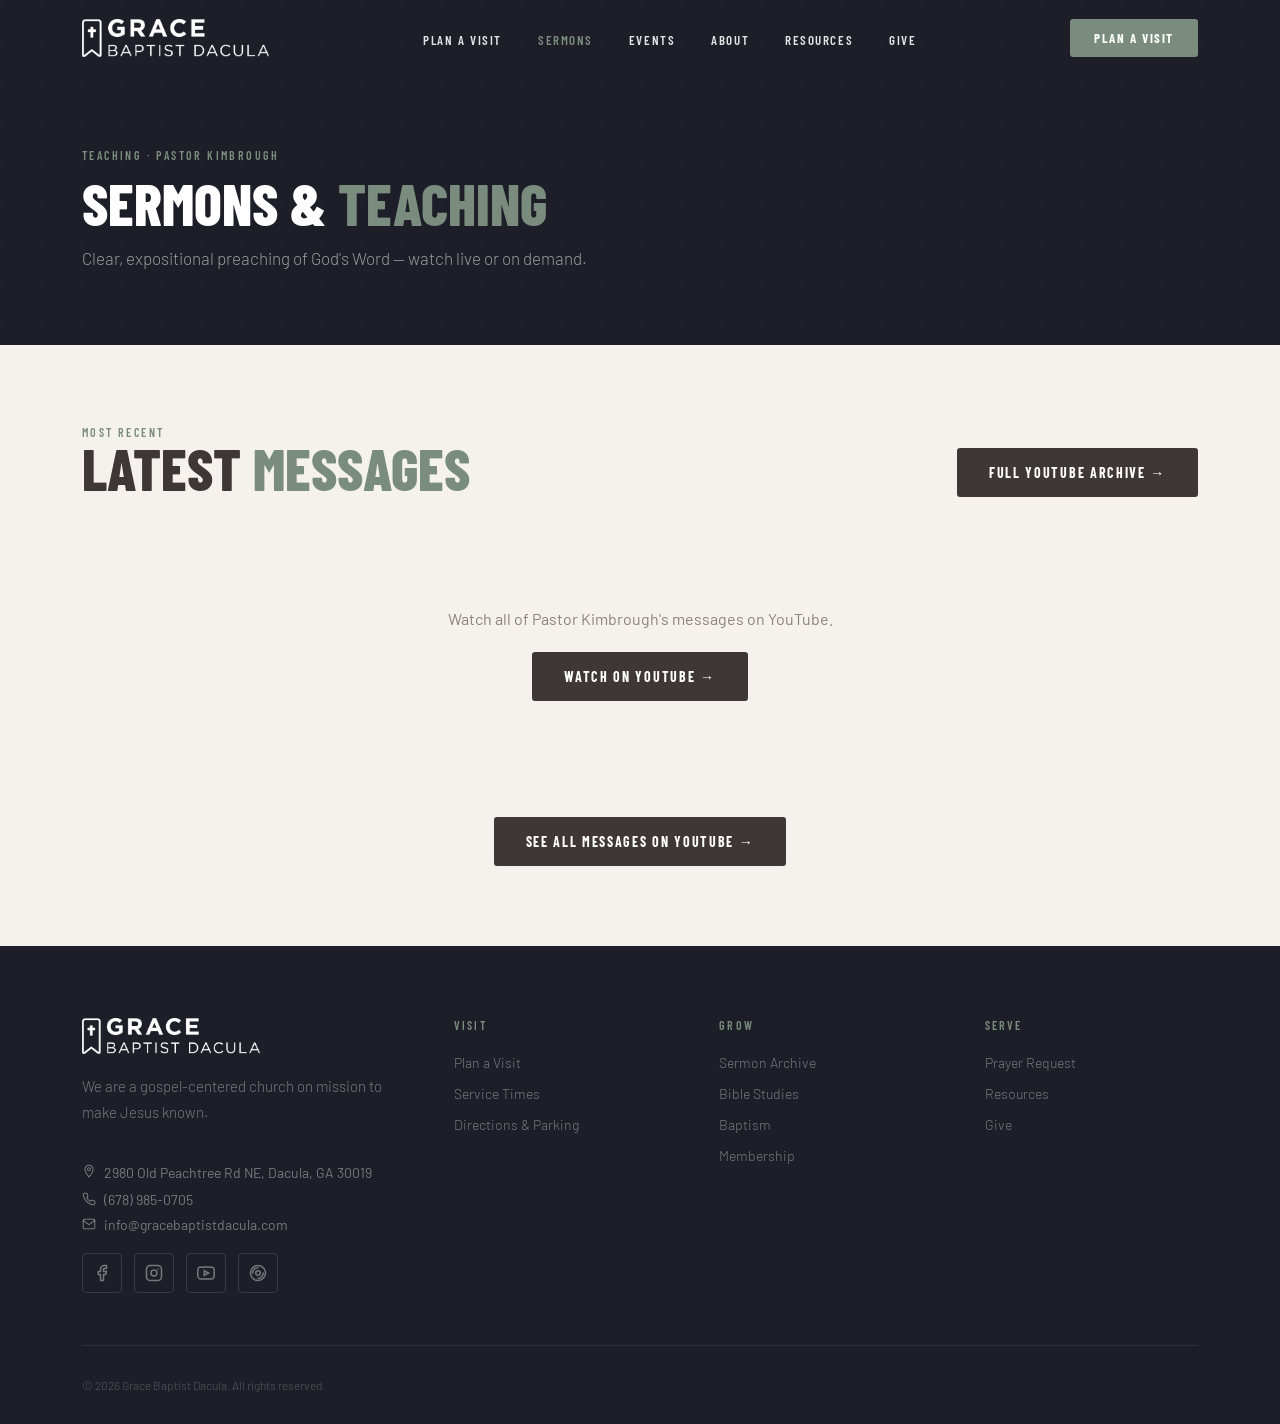
<file: grace-baptist-dacula/sermons.html>
<!DOCTYPE html>
<html lang="en">
<head>
<meta charset="UTF-8" />
<meta name="viewport" content="width=device-width, initial-scale=1.0" />
<title>Sermons | Grace Baptist Dacula</title>
<link rel="icon" type="image/x-icon" href="assets/images/favicon.ico" />
<link rel="icon" type="image/png" href="assets/images/icon.png" />
<link rel="apple-touch-icon" href="assets/images/icon.png" />
<link rel="preconnect" href="https://fonts.googleapis.com" />
<link rel="preconnect" href="https://fonts.gstatic.com" crossorigin />
<link href="https://fonts.googleapis.com/css2?family=Barlow:ital,wght@0,300;0,400;0,500;0,600;0,700;0,800;1,300;1,400&family=Barlow+Condensed:wght@400;600;700;800&display=swap" rel="stylesheet" />
<link rel="stylesheet" href="assets/css/style.css" />
</head>
<body>

<!-- ─── NAV ─── -->
<nav class="nav" id="main-nav">
  <div class="container">
    <a href="index.html" class="nav-logo">
      <span class="nav-logo-svg-group">
        <svg viewBox="0 0 38 48" fill="none" xmlns="http://www.w3.org/2000/svg">
          <path d="M4 4 H34 V44 L19 35 L4 44 Z" stroke="#7A8C7E" stroke-width="2.5" fill="none" stroke-linejoin="round"/>
          <line x1="19" y1="12" x2="19" y2="28" stroke="#7A8C7E" stroke-width="2.5" stroke-linecap="round"/>
          <line x1="12" y1="19" x2="26" y2="19" stroke="#7A8C7E" stroke-width="2.5" stroke-linecap="round"/>
        </svg>
        <span class="nav-logo-text">Grace Baptist Dacula</span>
      </span>
      <img src="assets/images/logo-white.webp" alt="Grace Baptist Dacula" class="nav-logo-white" />
      <img src="assets/images/logo.webp" alt="Grace Baptist Dacula" class="nav-logo-real" />
    </a>
    <ul class="nav-links">
      <li><a href="visit.html">Plan a Visit</a></li>
      <li><a href="sermons.html">Sermons</a></li>
      <li><a href="events.html">Events</a></li>
      <li class="has-dropdown">
        <a href="about.html">About</a>
        <div class="nav-dropdown">
          <a href="about.html#about">About Us</a>
          <a href="about.html#leadership">Leadership</a>
          <a href="about.html#beliefs">Beliefs</a>
        </div>
      </li>
      <li><a href="resources.html">Resources</a></li>
      <li><a href="give.html">Give</a></li>
    </ul>
    <a href="visit.html" class="nav-cta">Plan a Visit</a>
    <div class="nav-hamburger" id="hamburger" onclick="toggleMenu()">
      <span></span><span></span><span></span>
    </div>
  </div>
</nav>

<!-- Mobile menu -->
<div class="mobile-menu" id="mobile-menu">
  <a href="visit.html" onclick="closeMenu()">Plan a Visit</a>
  <a href="sermons.html" onclick="closeMenu()">Sermons</a>
  <a href="events.html" onclick="closeMenu()">Events</a>
  <a href="about.html" onclick="closeMenu()">About</a>
  <a href="resources.html" onclick="closeMenu()">Resources</a>
  <a href="give.html" onclick="closeMenu()">Give</a>
</div>

<!-- ─── PAGE HEADER ─── -->
<section class="page-header">
  <div class="page-header-pattern"></div>
  <div class="container">
    <div class="page-header-content">
      <p class="label">Teaching · Pastor Kimbrough</p>
      <h1 class="section-title">Sermons &amp; <span>Teaching</span></h1>
      <p class="body-text">Clear, expositional preaching of God's Word — watch live or on demand.</p>
    </div>
  </div>
</section>

<!-- ─── SERMON GRID ─── -->
<section style="background:var(--cream);padding:80px 0;">
  <div class="container">
    <div style="display:flex;align-items:flex-end;justify-content:space-between;flex-wrap:wrap;gap:20px;margin-bottom:48px;" class="reveal">
      <div>
        <p class="label">Most Recent</p>
        <h2 class="section-title">Latest <span>Messages</span></h2>
      </div>
      <a href="https://www.youtube.com/@GraceBaptistDacula" target="_blank" class="btn btn-dark">Full YouTube Archive →</a>
    </div>

    <!-- Loading placeholders -->
    <div id="sermon-grid" class="sermon-grid-page" style="display:grid;grid-template-columns:repeat(3,1fr);gap:24px;">
      <div style="background:var(--white);border-radius:8px;overflow:hidden;border:1px solid var(--sand);opacity:0.5;">
        <div style="background:var(--sand);aspect-ratio:16/9;"></div>
        <div style="padding:20px 22px;">
          <p style="font-size:12px;color:var(--stone);margin-bottom:8px;">Loading…</p>
          <div style="height:14px;background:var(--sand);border-radius:3px;width:80%;margin-bottom:6px;"></div>
          <div style="height:14px;background:var(--sand);border-radius:3px;width:55%;"></div>
        </div>
      </div>
      <div style="background:var(--white);border-radius:8px;overflow:hidden;border:1px solid var(--sand);opacity:0.3;">
        <div style="background:var(--sand);aspect-ratio:16/9;"></div>
        <div style="padding:20px 22px;">
          <div style="height:14px;background:var(--sand);border-radius:3px;width:70%;margin-bottom:6px;"></div>
          <div style="height:14px;background:var(--sand);border-radius:3px;width:45%;"></div>
        </div>
      </div>
      <div style="background:var(--white);border-radius:8px;overflow:hidden;border:1px solid var(--sand);opacity:0.15;">
        <div style="background:var(--sand);aspect-ratio:16/9;"></div>
        <div style="padding:20px 22px;">
          <div style="height:14px;background:var(--sand);border-radius:3px;width:60%;margin-bottom:6px;"></div>
          <div style="height:14px;background:var(--sand);border-radius:3px;width:40%;"></div>
        </div>
      </div>
    </div>

    <div style="text-align:center;margin-top:52px;">
      <a href="https://www.youtube.com/@GraceBaptistDacula" target="_blank" class="btn btn-dark">See All Messages on YouTube →</a>
    </div>
  </div>
</section>

<!-- ─── FOOTER ─── -->
<footer>
  <div class="container">
    <div class="footer-top">
      <div class="footer-brand">
        <div class="footer-logo">
          <img src="assets/images/logo-white.webp" alt="Grace Baptist Dacula" style="height:36px;width:auto;display:block;" />
        </div>
        <p class="body-text" style="color:rgba(255,255,255,0.4);font-size:15px">We are a gospel-centered church on mission to make Jesus known.</p>
        <div style="margin-top:16px;display:flex;flex-direction:column;gap:8px;">
          <a href="https://maps.app.goo.gl/2DaQqVV2UgXk5zZJA" target="_blank" style="color:rgba(255,255,255,0.4);font-size:14px;text-decoration:none;display:flex;align-items:flex-start;gap:8px;line-height:1.5;"><svg width="14" height="14" fill="none" viewBox="0 0 24 24" style="margin-top:2px;flex-shrink:0;"><path d="M12 2C8.13 2 5 5.13 5 9c0 5.25 7 13 7 13s7-7.75 7-13c0-3.87-3.13-7-7-7zm0 9.5a2.5 2.5 0 110-5 2.5 2.5 0 010 5z" stroke="currentColor" stroke-width="1.8"/></svg>2980 Old Peachtree Rd NE, Dacula, GA 30019</a>
          <a href="tel:+16789850705" style="color:rgba(255,255,255,0.4);font-size:14px;text-decoration:none;display:flex;align-items:center;gap:8px;"><svg width="14" height="14" fill="none" viewBox="0 0 24 24"><path d="M22 16.92v3a2 2 0 01-2.18 2 19.79 19.79 0 01-8.63-3.07 19.5 19.5 0 01-6-6A19.79 19.79 0 012.12 4.18 2 2 0 014.11 2h3a2 2 0 012 1.72c.127.96.361 1.903.7 2.81a2 2 0 01-.45 2.11L8.09 9.91a16 16 0 006 6l1.27-1.27a2 2 0 012.11-.45c.907.339 1.85.573 2.81.7A2 2 0 0122 16.92z" stroke="currentColor" stroke-width="1.8"/></svg>(678) 985-0705</a>
          <a href="mailto:info@gracebaptistdacula.com" style="color:rgba(255,255,255,0.4);font-size:14px;text-decoration:none;display:flex;align-items:center;gap:8px;"><svg width="14" height="14" fill="none" viewBox="0 0 24 24"><path d="M4 4h16c1.1 0 2 .9 2 2v12c0 1.1-.9 2-2 2H4c-1.1 0-2-.9-2-2V6c0-1.1.9-2 2-2z" stroke="currentColor" stroke-width="1.8"/><polyline points="22,6 12,13 2,6" stroke="currentColor" stroke-width="1.8"/></svg>info@gracebaptistdacula.com</a>
        </div>
        <div class="footer-socials">
          <a href="https://www.facebook.com/gbcdacula" target="_blank" class="social-btn" title="Facebook">
            <svg width="18" height="18" fill="none" viewBox="0 0 24 24"><path d="M18 2h-3a5 5 0 00-5 5v3H7v4h3v8h4v-8h3l1-4h-4V7a1 1 0 011-1h3z" stroke="currentColor" stroke-width="2" stroke-linecap="round" stroke-linejoin="round"/></svg>
          </a>
          <a href="#" class="social-btn" title="Instagram">
            <svg width="18" height="18" fill="none" viewBox="0 0 24 24"><rect x="2" y="2" width="20" height="20" rx="5" stroke="currentColor" stroke-width="2"/><circle cx="12" cy="12" r="4" stroke="currentColor" stroke-width="2"/><circle cx="17.5" cy="6.5" r="1" fill="currentColor"/></svg>
          </a>
          <a href="https://www.youtube.com/@GraceBaptistDacula" target="_blank" class="social-btn" title="YouTube">
            <svg width="18" height="18" fill="none" viewBox="0 0 24 24"><path d="M22.54 6.42a2.78 2.78 0 00-1.95-1.97C18.88 4 12 4 12 4s-6.88 0-8.59.45A2.78 2.78 0 001.46 6.42 29 29 0 001 12a29 29 0 00.46 5.58A2.78 2.78 0 003.41 19.6C5.12 20 12 20 12 20s6.88 0 8.59-.4a2.78 2.78 0 001.95-1.97A29 29 0 0023 12a29 29 0 00-.46-5.58z" stroke="currentColor" stroke-width="2"/><polygon points="9.75 15.02 15.5 12 9.75 8.98 9.75 15.02" stroke="currentColor" stroke-width="2" fill="none"/></svg>
          </a>
          <a href="#" class="social-btn" title="Podcast">
            <svg width="18" height="18" fill="none" viewBox="0 0 24 24"><circle cx="12" cy="12" r="10" stroke="currentColor" stroke-width="2"/><circle cx="12" cy="12" r="3" stroke="currentColor" stroke-width="2"/><path d="M5 12a7 7 0 017-7M19 12a7 7 0 01-7 7" stroke="currentColor" stroke-width="2" stroke-linecap="round"/></svg>
          </a>
        </div>
      </div>
      <div class="footer-col">
        <p class="footer-col-title">Visit</p>
        <ul>
          <li><a href="visit.html">Plan a Visit</a></li>
          <li><a href="visit.html">Service Times</a></li>
          <li><a href="visit.html">Directions &amp; Parking</a></li>
          
        </ul>
      </div>
      <div class="footer-col">
        <p class="footer-col-title">Grow</p>
        <ul>
          <li><a href="sermons.html">Sermon Archive</a></li>
          <li><a href="visit.html">Bible Studies</a></li>
          <li><a href="about.html">Baptism</a></li>
          <li><a href="about.html">Membership</a></li>
        </ul>
      </div>
      <div class="footer-col">
        <p class="footer-col-title">Serve</p>
        <ul>
          
          
          <li><a href="visit.html">Prayer Request</a></li>
          <li><a href="resources.html">Resources</a></li>
      <li><a href="give.html">Give</a></li>
        </ul>
      </div>
    </div>
    <div class="footer-bottom">
      <p>© 2026 Grace Baptist Dacula. All rights reserved.</p>
    </div>
  </div>
</footer>

<script src="assets/js/main.js"></script>
<script>
  const YT_HANDLE = 'GraceBaptistDacula';
  const YT_CHANNEL_ID = 'UCJoJOLxLC_5LtJ1MSISZhig';

  function formatDate(ts) {
    const d = new Date(ts);
    return d.toLocaleDateString('en-US', { month: 'long', day: 'numeric', year: 'numeric' });
  }

  function buildSermonCard(v) {
    const thumb = `https://img.youtube.com/vi/${v.videoId}/mqdefault.jpg`;
    const url = `https://www.youtube.com/watch?v=${v.videoId}`;
    return `
      <a href="${url}" target="_blank" rel="noopener" style="
        text-decoration:none;display:block;background:var(--white);
        border-radius:8px;overflow:hidden;border:1px solid var(--sand);
        transition:box-shadow 0.2s ease,transform 0.2s ease;"
        onmouseover="this.style.boxShadow='0 8px 28px rgba(0,0,0,0.1)';this.style.transform='translateY(-3px)'"
        onmouseout="this.style.boxShadow='';this.style.transform=''">
        <div style="position:relative;overflow:hidden;">
          <img src="${thumb}" alt="${v.title}" loading="lazy"
            style="width:100%;aspect-ratio:16/9;object-fit:cover;display:block;" />
          <div style="position:absolute;inset:0;display:flex;align-items:center;justify-content:center;background:rgba(0,0,0,0);transition:background 0.2s ease;"
            onmouseover="this.style.background='rgba(0,0,0,0.18)'"
            onmouseout="this.style.background='rgba(0,0,0,0)'">
            <div style="width:48px;height:48px;border-radius:50%;background:rgba(255,255,255,0.92);display:flex;align-items:center;justify-content:center;box-shadow:0 2px 12px rgba(0,0,0,0.2);">
              <svg width="16" height="16" viewBox="0 0 24 24" fill="none"><polygon points="6,4 20,12 6,20" fill="#1a1a1a"/></svg>
            </div>
          </div>
        </div>
        <div style="padding:20px 22px 24px;">
          <p style="font-family:var(--font-head);font-size:11px;font-weight:700;letter-spacing:0.1em;text-transform:uppercase;color:var(--sage);margin-bottom:8px;">Grace Baptist Dacula</p>
          <h3 style="font-family:var(--font-head);font-size:17px;font-weight:700;line-height:1.3;color:var(--near-black);margin-bottom:10px;">${v.title}</h3>
          <p style="font-size:13px;color:var(--stone);font-weight:400;">${formatDate(v.pubDate)}</p>
        </div>
      </a>`;
  }

  function fetchWithTimeout(url, ms) {
    const controller = new AbortController();
    const timer = setTimeout(() => controller.abort(), ms);
    return fetch(url, { signal: controller.signal })
      .finally(() => clearTimeout(timer));
  }

  // Race multiple CORS proxies — whichever responds first wins
  function fetchViaProxy(targetUrl) {
    return Promise.any([
      fetchWithTimeout(`https://api.allorigins.win/get?url=${encodeURIComponent(targetUrl)}`, 9000)
        .then(r => { if (!r.ok) throw new Error(r.status); return r.json(); })
        .then(d => { if (!d.contents) throw new Error('empty'); return d.contents; }),
      fetchWithTimeout(`https://api.codetabs.com/v1/proxy?quest=${encodeURIComponent(targetUrl)}`, 9000)
        .then(r => { if (!r.ok) throw new Error(r.status); return r.text(); })
        .then(t => { if (!t) throw new Error('empty'); return t; }),
      fetchWithTimeout(`https://corsproxy.io/?${encodeURIComponent(targetUrl)}`, 9000)
        .then(r => { if (!r.ok) throw new Error(r.status); return r.text(); })
        .then(t => { if (!t) throw new Error('empty'); return t; }),
      fetchWithTimeout(`https://thingproxy.freeboard.io/fetch/${targetUrl}`, 9000)
        .then(r => { if (!r.ok) throw new Error(r.status); return r.text(); })
        .then(t => { if (!t) throw new Error('empty'); return t; })
    ]);
  }

  async function fetchVideos(limit) {
    // Fetch the RSS feed directly using the known channel ID.
    // (We used to scrape the @handle channel page first to "discover" the ID,
    // but that page is JS-heavy and often served differently to proxy IPs,
    // which was the main reason this was silently failing. The RSS feed is
    // plain XML and far more reliable to fetch through a CORS proxy.)
    const xml = await fetchViaProxy(
      `https://www.youtube.com/feeds/videos.xml?channel_id=${YT_CHANNEL_ID}`
    );

    const doc = new DOMParser().parseFromString(xml, 'text/xml');
    return Array.from(doc.querySelectorAll('entry')).slice(0, limit).map(e => {
      const idText = e.querySelector('id')?.textContent || '';
      const videoId = idText.includes('yt:video:') ? idText.split('yt:video:')[1] : idText.split(':').pop();
      return {
        videoId,
        title: e.querySelector('title')?.textContent || 'Untitled',
        pubDate: new Date(e.querySelector('published')?.textContent || '').getTime() || Date.now()
      };
    }).filter(v => v.videoId);
  }

  async function loadSermons() {
    try {
      const videos = await fetchVideos(9);
      if (!videos.length) throw new Error('No videos found');

      const grid = document.getElementById('sermon-grid');
      grid.innerHTML = videos.map(v => buildSermonCard(v)).join('');
      grid.querySelectorAll('a').forEach((el, i) => {
        el.style.opacity = '0';
        el.style.transform = 'translateY(20px)';
        el.style.transition = `opacity 0.5s ease ${i * 0.06}s, transform 0.5s ease ${i * 0.06}s`;
        setTimeout(() => { el.style.opacity = '1'; el.style.transform = 'translateY(0)'; }, 80 + i * 60);
      });
    } catch {
      document.getElementById('sermon-grid').innerHTML = `
        <div style="grid-column:1/-1;text-align:center;padding:64px 24px;">
          <p style="margin-bottom:24px;font-size:16px;color:var(--stone);">Watch all of Pastor Kimbrough's messages on YouTube.</p>
          <a href="https://www.youtube.com/@GraceBaptistDacula" target="_blank" class="btn btn-dark">Watch on YouTube →</a>
        </div>`;
    }
  }
  loadSermons();
</script>
</body>
</html>
</file>
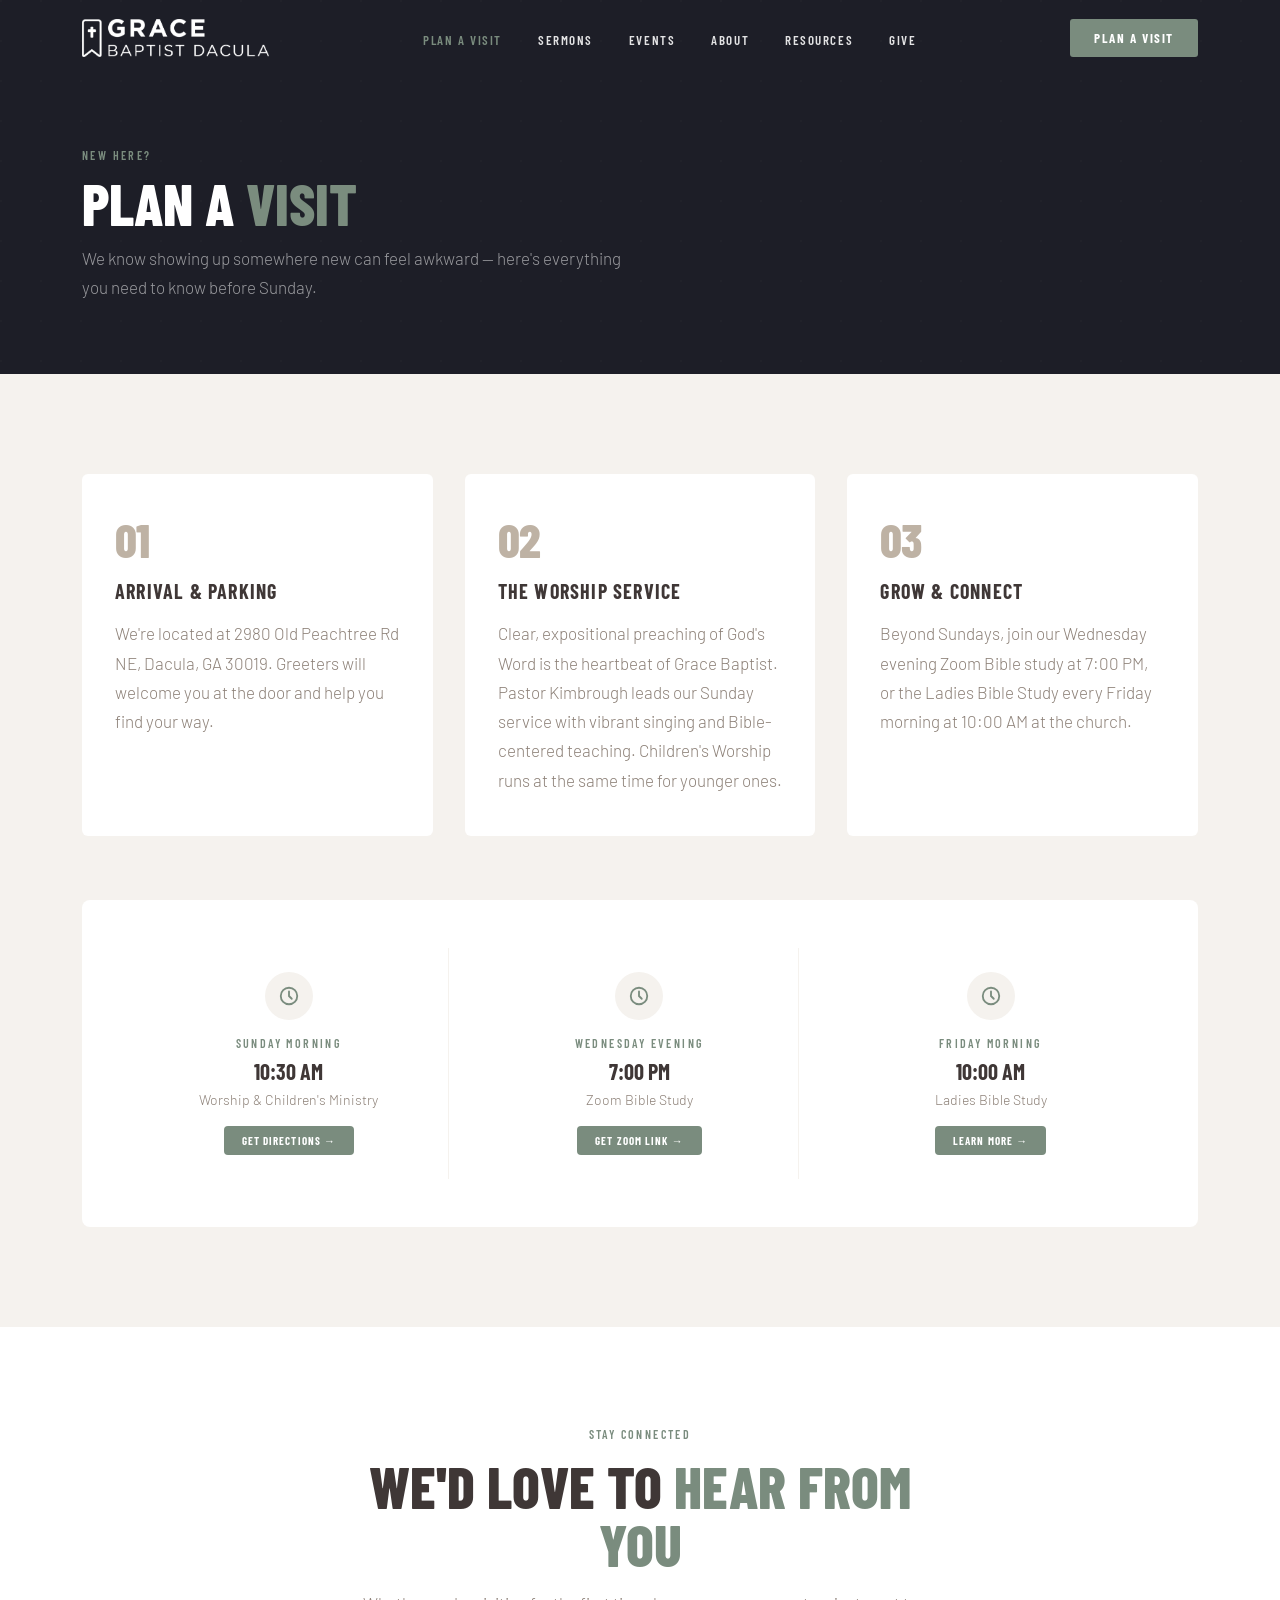
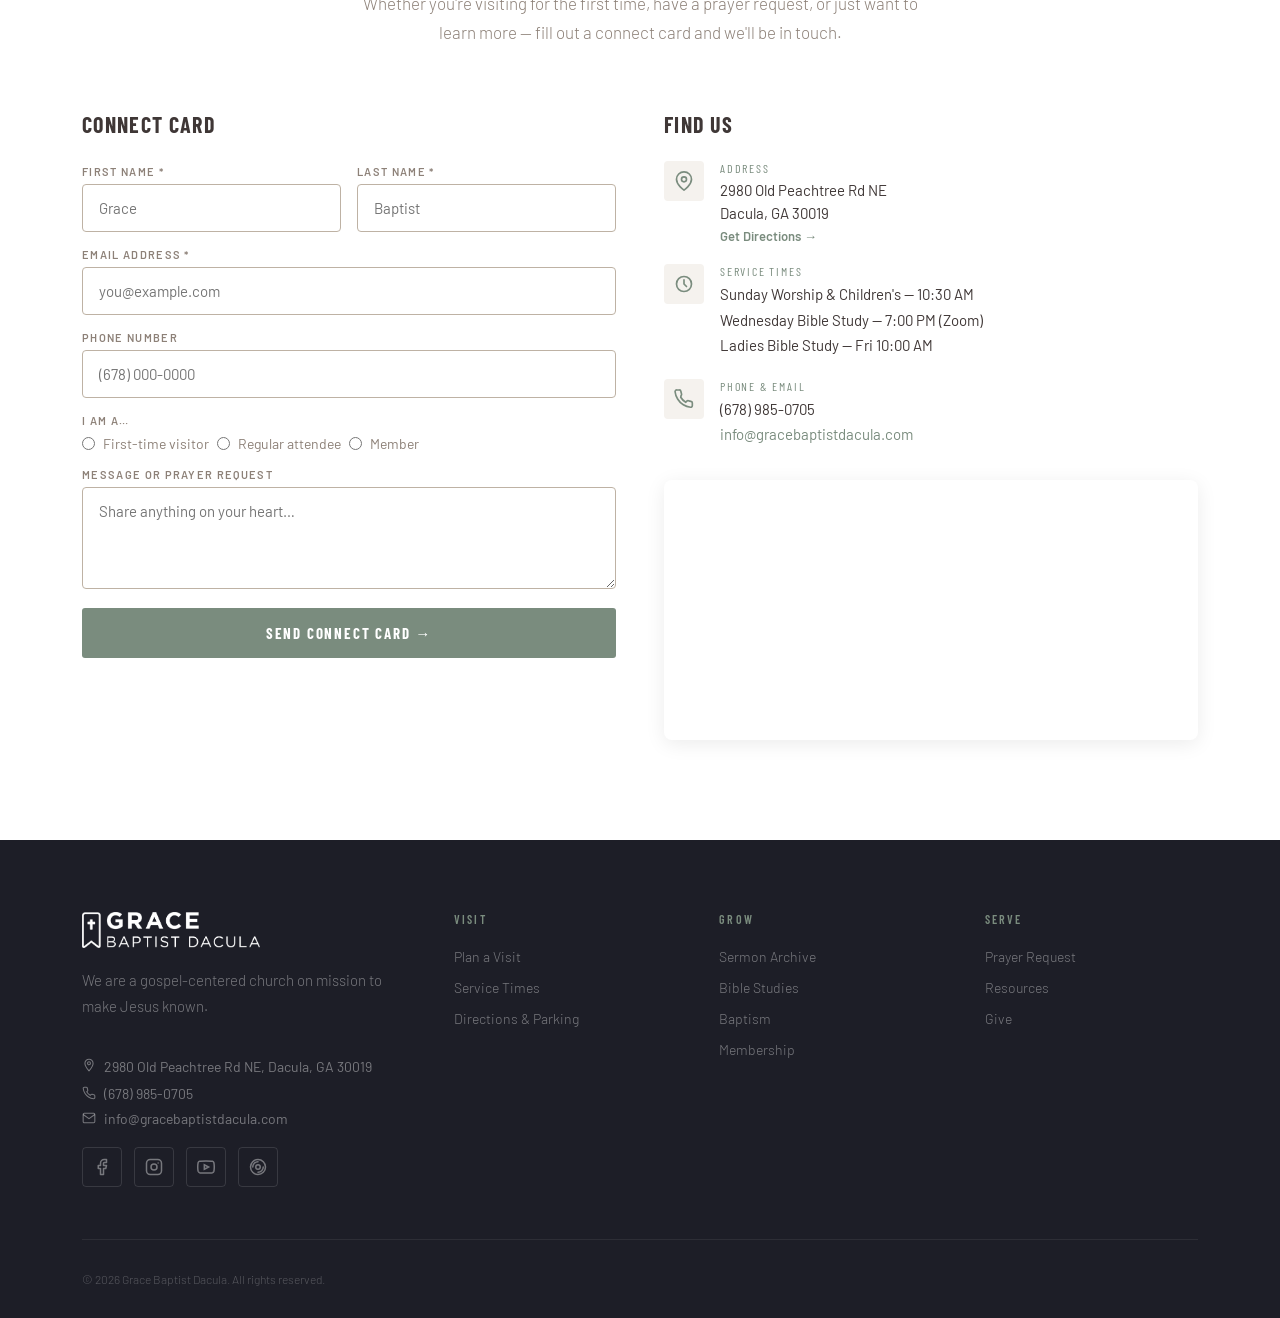
<file: grace-baptist-dacula/visit.html>
<!DOCTYPE html>
<html lang="en">
<head>
<meta charset="UTF-8" />
<meta name="viewport" content="width=device-width, initial-scale=1.0" />
<title>Plan a Visit | Grace Baptist Dacula</title>
<link rel="icon" type="image/x-icon" href="assets/images/favicon.ico" />
<link rel="icon" type="image/png" href="assets/images/icon.png" />
<link rel="apple-touch-icon" href="assets/images/icon.png" />
<link rel="preconnect" href="https://fonts.googleapis.com" />
<link rel="preconnect" href="https://fonts.gstatic.com" crossorigin />
<link href="https://fonts.googleapis.com/css2?family=Barlow:ital,wght@0,300;0,400;0,500;0,600;0,700;0,800;1,300;1,400&family=Barlow+Condensed:wght@400;600;700;800&display=swap" rel="stylesheet" />
<link rel="stylesheet" href="assets/css/style.css" />
</head>
<body>

<!-- ─── NAV ─── -->
<nav class="nav" id="main-nav">
  <div class="container">
    <a href="index.html" class="nav-logo">
      <span class="nav-logo-svg-group">
        <svg viewBox="0 0 38 48" fill="none" xmlns="http://www.w3.org/2000/svg">
          <path d="M4 4 H34 V44 L19 35 L4 44 Z" stroke="#7A8C7E" stroke-width="2.5" fill="none" stroke-linejoin="round"/>
          <line x1="19" y1="12" x2="19" y2="28" stroke="#7A8C7E" stroke-width="2.5" stroke-linecap="round"/>
          <line x1="12" y1="19" x2="26" y2="19" stroke="#7A8C7E" stroke-width="2.5" stroke-linecap="round"/>
        </svg>
        <span class="nav-logo-text">Grace Baptist Dacula</span>
      </span>
      <img src="assets/images/logo-white.webp" alt="Grace Baptist Dacula" class="nav-logo-white" />
      <img src="assets/images/logo.webp" alt="Grace Baptist Dacula" class="nav-logo-real" />
    </a>
    <ul class="nav-links">
      <li><a href="visit.html">Plan a Visit</a></li>
      <li><a href="sermons.html">Sermons</a></li>
      <li><a href="events.html">Events</a></li>
      <li class="has-dropdown">
        <a href="about.html">About</a>
        <div class="nav-dropdown">
          <a href="about.html#about">About Us</a>
          <a href="about.html#leadership">Leadership</a>
          <a href="about.html#beliefs">Beliefs</a>
        </div>
      </li>
      <li><a href="resources.html">Resources</a></li>
      <li><a href="give.html">Give</a></li>
    </ul>
    <a href="visit.html" class="nav-cta">Plan a Visit</a>
    <div class="nav-hamburger" id="hamburger" onclick="toggleMenu()">
      <span></span><span></span><span></span>
    </div>
  </div>
</nav>

<!-- Mobile menu -->
<div class="mobile-menu" id="mobile-menu">
  <a href="visit.html" onclick="closeMenu()">Plan a Visit</a>
  <a href="sermons.html" onclick="closeMenu()">Sermons</a>
  <a href="events.html" onclick="closeMenu()">Events</a>
  <a href="about.html" onclick="closeMenu()">About</a>
  <a href="resources.html" onclick="closeMenu()">Resources</a>
  <a href="give.html" onclick="closeMenu()">Give</a>
</div>

<!-- ─── PAGE HEADER ─── -->
<section class="page-header">
  <div class="page-header-pattern"></div>
  <div class="container">
    <div class="page-header-content">
      <p class="label">New Here?</p>
      <h1 class="section-title">Plan a <span>Visit</span></h1>
      <p class="body-text">We know showing up somewhere new can feel awkward — here's everything you need to know before Sunday.</p>
    </div>
  </div>
</section>

<!-- ─── WHAT TO EXPECT ─── -->
<section class="visit">
  <div class="container">
    <div class="steps-grid">
      <div class="step-card reveal reveal-d1">
        <div class="step-num">01</div>
        <div class="step-title">Arrival &amp; Parking</div>
        <p class="body-text">We're located at 2980 Old Peachtree Rd NE, Dacula, GA 30019. Greeters will welcome you at the door and help you find your way.</p>
      </div>
      <div class="step-card reveal reveal-d2">
        <div class="step-num">02</div>
        <div class="step-title">The Worship Service</div>
        <p class="body-text">Clear, expositional preaching of God's Word is the heartbeat of Grace Baptist. Pastor Kimbrough leads our Sunday service with vibrant singing and Bible-centered teaching. Children's Worship runs at the same time for younger ones.</p>
      </div>
      <div class="step-card reveal reveal-d3">
        <div class="step-num">03</div>
        <div class="step-title">Grow &amp; Connect</div>
        <p class="body-text">Beyond Sundays, join our Wednesday evening Zoom Bible study at 7:00 PM, or the Ladies Bible Study every Friday morning at 10:00 AM at the church.</p>
      </div>
    </div>

    <!-- Service times detail -->
    <div style="margin-top:64px;background:var(--white);border-radius:8px;padding:48px;display:grid;grid-template-columns:repeat(3,1fr);gap:32px;" class="reveal">
      <div style="text-align:center;padding:24px;border-right:1px solid var(--cream);">
        <div style="width:48px;height:48px;background:var(--cream);border-radius:50%;display:flex;align-items:center;justify-content:center;margin:0 auto 16px">
          <svg width="22" height="22" fill="none" viewBox="0 0 24 24"><circle cx="12" cy="12" r="9" stroke="#7A8C7E" stroke-width="2"/><path d="M12 7v5l3 3" stroke="#7A8C7E" stroke-width="2" stroke-linecap="round"/></svg>
        </div>
        <p class="label" style="margin-bottom:8px;">Sunday Morning</p>
        <p style="font-family:var(--font-head);font-size:22px;font-weight:700;color:var(--near-black);">10:30 AM</p>
        <p class="body-text" style="font-size:14px;margin-top:4px;">Worship &amp; Children's Ministry</p>
        <a href="https://maps.apple.com/?q=Grace+Baptist+Church+Dacula&address=2980+Old+Peachtree+Rd+NE,+Dacula,+GA+30019"
          onclick="if(!/iPhone|iPad|iPod|Mac/.test(navigator.userAgent)){event.preventDefault();window.open('https://www.google.com/maps/dir/?api=1&destination=2980+Old+Peachtree+Rd+NE,+Dacula,+GA+30019','_blank');}"
          target="_blank"
          style="display:inline-block;margin-top:14px;padding:8px 18px;background:var(--sage);border-radius:4px;color:white;font-family:var(--font-head);font-size:11px;font-weight:700;letter-spacing:0.1em;text-transform:uppercase;text-decoration:none;transition:opacity 0.2s ease;"
          onmouseover="this.style.opacity='0.85'" onmouseout="this.style.opacity='1'">Get Directions →</a>
      </div>
      <div style="text-align:center;padding:24px;border-right:1px solid var(--cream);">
        <div style="width:48px;height:48px;background:var(--cream);border-radius:50%;display:flex;align-items:center;justify-content:center;margin:0 auto 16px">
          <svg width="22" height="22" fill="none" viewBox="0 0 24 24"><circle cx="12" cy="12" r="9" stroke="#7A8C7E" stroke-width="2"/><path d="M12 7v5l3 3" stroke="#7A8C7E" stroke-width="2" stroke-linecap="round"/></svg>
        </div>
        <p class="label" style="margin-bottom:8px;">Wednesday Evening</p>
        <p style="font-family:var(--font-head);font-size:22px;font-weight:700;color:var(--near-black);">7:00 PM</p>
        <p class="body-text" style="font-size:14px;margin-top:4px;">Zoom Bible Study</p>
        <a href="mailto:info@gracebaptistdacula.com?subject=Zoom%20Link%20Request&body=Hi%2C%20I%27d%20love%20to%20join%20the%20Wednesday%20Bible%20Study%20on%20Zoom.%20Could%20you%20send%20me%20the%20link%3F%20Thank%20you!"
          style="display:inline-block;margin-top:14px;padding:8px 18px;background:var(--sage);border-radius:4px;color:white;font-family:var(--font-head);font-size:11px;font-weight:700;letter-spacing:0.1em;text-transform:uppercase;text-decoration:none;transition:opacity 0.2s ease;"
          onmouseover="this.style.opacity='0.85'" onmouseout="this.style.opacity='1'">Get Zoom Link →</a>
      </div>
      <div style="text-align:center;padding:24px;">
        <div style="width:48px;height:48px;background:var(--cream);border-radius:50%;display:flex;align-items:center;justify-content:center;margin:0 auto 16px">
          <svg width="22" height="22" fill="none" viewBox="0 0 24 24"><circle cx="12" cy="12" r="9" stroke="#7A8C7E" stroke-width="2"/><path d="M12 7v5l3 3" stroke="#7A8C7E" stroke-width="2" stroke-linecap="round"/></svg>
        </div>
        <p class="label" style="margin-bottom:8px;">Friday Morning</p>
        <p style="font-family:var(--font-head);font-size:22px;font-weight:700;color:var(--near-black);">10:00 AM</p>
        <p class="body-text" style="font-size:14px;margin-top:4px;">Ladies Bible Study</p>
        <a href="mailto:info@gracebaptistdacula.com?subject=Ladies%20Bible%20Study%20%E2%80%94%20Learn%20More&body=Hi%2C%20I%27d%20love%20to%20learn%20more%20about%20the%20Friday%20morning%20Ladies%20Bible%20Study.%20Could%20you%20send%20me%20more%20information%3F%20Thank%20you!"
          style="display:inline-block;margin-top:14px;padding:8px 18px;background:var(--sage);border-radius:4px;color:white;font-family:var(--font-head);font-size:11px;font-weight:700;letter-spacing:0.1em;text-transform:uppercase;text-decoration:none;transition:opacity 0.2s ease;"
          onmouseover="this.style.opacity='0.85'" onmouseout="this.style.opacity='1'">Learn More →</a>
      </div>
    </div>
  </div>
</section>

<!-- ─── CONNECT / CONTACT ─── -->
<section class="connect" id="connect">
  <div class="container">
    <div class="connect-header reveal">
      <p class="label">Stay Connected</p>
      <h2 class="section-title">We'd Love to <span>Hear from You</span></h2>
      <p class="body-text">Whether you're visiting for the first time, have a prayer request, or just want to learn more — fill out a connect card and we'll be in touch.</p>
    </div>

    <div style="display:grid;grid-template-columns:1fr 1fr;gap:48px;align-items:start;" class="connect-main reveal">

      <!-- ── CONNECT CARD FORM ── -->
      <div>
        <h3 style="font-family:var(--font-head);font-size:22px;font-weight:700;text-transform:uppercase;letter-spacing:0.06em;color:var(--near-black);margin-bottom:28px;">Connect Card</h3>
        <form
          action="https://formspree.io/f/mlgvweyd"
          method="POST"
          id="connect-form"
          style="display:flex;flex-direction:column;gap:16px;">

          <div style="display:grid;grid-template-columns:1fr 1fr;gap:16px;">
            <div>
              <label style="font-size:11px;font-weight:600;letter-spacing:0.12em;text-transform:uppercase;color:var(--stone);display:block;margin-bottom:6px;">First Name *</label>
              <input type="text" name="first_name" required placeholder="Grace"
                style="width:100%;padding:14px 16px;border:1.5px solid var(--sand);border-radius:4px;font-family:var(--font-body);font-size:15px;color:var(--near-black);background:var(--white);transition:border-color 0.2s;outline:none;"
                onfocus="this.style.borderColor='var(--sage)'" onblur="this.style.borderColor='var(--sand)'"/>
            </div>
            <div>
              <label style="font-size:11px;font-weight:600;letter-spacing:0.12em;text-transform:uppercase;color:var(--stone);display:block;margin-bottom:6px;">Last Name *</label>
              <input type="text" name="last_name" required placeholder="Baptist"
                style="width:100%;padding:14px 16px;border:1.5px solid var(--sand);border-radius:4px;font-family:var(--font-body);font-size:15px;color:var(--near-black);background:var(--white);transition:border-color 0.2s;outline:none;"
                onfocus="this.style.borderColor='var(--sage)'" onblur="this.style.borderColor='var(--sand)'"/>
            </div>
          </div>

          <div>
            <label style="font-size:11px;font-weight:600;letter-spacing:0.12em;text-transform:uppercase;color:var(--stone);display:block;margin-bottom:6px;">Email Address *</label>
            <input type="email" name="email" required placeholder="you@example.com"
              style="width:100%;padding:14px 16px;border:1.5px solid var(--sand);border-radius:4px;font-family:var(--font-body);font-size:15px;color:var(--near-black);background:var(--white);transition:border-color 0.2s;outline:none;"
              onfocus="this.style.borderColor='var(--sage)'" onblur="this.style.borderColor='var(--sand)'"/>
          </div>

          <div>
            <label style="font-size:11px;font-weight:600;letter-spacing:0.12em;text-transform:uppercase;color:var(--stone);display:block;margin-bottom:6px;">Phone Number</label>
            <input type="tel" name="phone" placeholder="(678) 000-0000"
              style="width:100%;padding:14px 16px;border:1.5px solid var(--sand);border-radius:4px;font-family:var(--font-body);font-size:15px;color:var(--near-black);background:var(--white);transition:border-color 0.2s;outline:none;"
              onfocus="this.style.borderColor='var(--sage)'" onblur="this.style.borderColor='var(--sand)'"/>
          </div>

          <div>
            <label style="font-size:11px;font-weight:600;letter-spacing:0.12em;text-transform:uppercase;color:var(--stone);display:block;margin-bottom:8px;">I am a…</label>
            <div style="display:flex;flex-wrap:wrap;gap:8px;">
              <label style="display:flex;align-items:center;gap:8px;font-size:14px;color:var(--stone);cursor:pointer;">
                <input type="radio" name="visitor_type" value="First-time visitor" style="accent-color:var(--sage)"/> First-time visitor
              </label>
              <label style="display:flex;align-items:center;gap:8px;font-size:14px;color:var(--stone);cursor:pointer;">
                <input type="radio" name="visitor_type" value="Regular attendee" style="accent-color:var(--sage)"/> Regular attendee
              </label>
              <label style="display:flex;align-items:center;gap:8px;font-size:14px;color:var(--stone);cursor:pointer;">
                <input type="radio" name="visitor_type" value="Member" style="accent-color:var(--sage)"/> Member
              </label>
            </div>
          </div>

          <div>
            <label style="font-size:11px;font-weight:600;letter-spacing:0.12em;text-transform:uppercase;color:var(--stone);display:block;margin-bottom:6px;">Message or Prayer Request</label>
            <textarea name="message" rows="4" placeholder="Share anything on your heart…"
              style="width:100%;padding:14px 16px;border:1.5px solid var(--sand);border-radius:4px;font-family:var(--font-body);font-size:15px;color:var(--near-black);background:var(--white);transition:border-color 0.2s;outline:none;resize:vertical;"
              onfocus="this.style.borderColor='var(--sage)'" onblur="this.style.borderColor='var(--sand)'"></textarea>
          </div>

          <input type="text" name="_gotcha" style="display:none"/>
          <input type="hidden" name="_subject" value="New Connect Card — Grace Baptist Dacula"/>

          <button type="submit" class="btn btn-primary" style="width:100%;justify-content:center;font-size:15px;" id="submit-btn">
            Send Connect Card →
          </button>
          <p id="form-success" style="display:none;color:var(--sage);font-size:14px;text-align:center;font-weight:500;">
            ✓ Thanks! We'll be in touch soon.
          </p>
          <p id="form-error" style="display:none;color:#b83131;font-size:14px;text-align:center;">
            Something went wrong. Please email us at <a href="mailto:info@gracebaptistdacula.com" style="color:#b83131;">info@gracebaptistdacula.com</a>
          </p>
        </form>
      </div>

      <!-- ── CONTACT INFO + MAP ── -->
      <div style="display:flex;flex-direction:column;gap:32px;">
        <div>
          <h3 style="font-family:var(--font-head);font-size:22px;font-weight:700;text-transform:uppercase;letter-spacing:0.06em;color:var(--near-black);margin-bottom:24px;">Find Us</h3>
          <div style="display:flex;flex-direction:column;gap:20px;">
            <div style="display:flex;align-items:flex-start;gap:16px;">
              <div style="width:40px;height:40px;border-radius:4px;background:var(--cream);display:flex;align-items:center;justify-content:center;flex-shrink:0;">
                <svg width="20" height="20" fill="none" viewBox="0 0 24 24"><path d="M21 10c0 7-9 13-9 13s-9-6-9-13a9 9 0 0118 0z" stroke="#7A8C7E" stroke-width="2"/><circle cx="12" cy="10" r="3" stroke="#7A8C7E" stroke-width="2"/></svg>
              </div>
              <div>
                <p style="font-family:var(--font-head);font-size:12px;letter-spacing:0.15em;text-transform:uppercase;color:var(--sage);margin-bottom:4px;">Address</p>
                <p style="font-size:15px;color:var(--near-black);line-height:1.5;">2980 Old Peachtree Rd NE<br/>Dacula, GA 30019</p>
                <a href="https://maps.app.goo.gl/2DaQqVV2UgXk5zZJA" target="_blank" style="font-size:13px;color:var(--sage);font-weight:600;margin-top:4px;display:inline-block;">Get Directions →</a>
              </div>
            </div>
            <div style="display:flex;align-items:flex-start;gap:16px;">
              <div style="width:40px;height:40px;border-radius:4px;background:var(--cream);display:flex;align-items:center;justify-content:center;flex-shrink:0;">
                <svg width="20" height="20" fill="none" viewBox="0 0 24 24"><circle cx="12" cy="12" r="9" stroke="#7A8C7E" stroke-width="2"/><path d="M12 7v5l3 3" stroke="#7A8C7E" stroke-width="2" stroke-linecap="round"/></svg>
              </div>
              <div>
                <p style="font-family:var(--font-head);font-size:12px;letter-spacing:0.15em;text-transform:uppercase;color:var(--sage);margin-bottom:4px;">Service Times</p>
                <p style="font-size:15px;color:var(--near-black);line-height:1.7;">Sunday Worship &amp; Children's — 10:30 AM<br/>Wednesday Bible Study — 7:00 PM (Zoom)<br/>Ladies Bible Study — Fri 10:00 AM</p>
              </div>
            </div>
            <div style="display:flex;align-items:flex-start;gap:16px;">
              <div style="width:40px;height:40px;border-radius:4px;background:var(--cream);display:flex;align-items:center;justify-content:center;flex-shrink:0;">
                <svg width="20" height="20" fill="none" viewBox="0 0 24 24"><path d="M22 16.92v3a2 2 0 01-2.18 2 19.79 19.79 0 01-8.63-3.07A19.5 19.5 0 014.36 12a19.79 19.79 0 01-3.07-8.67 2 2 0 012-2.18h3a2 2 0 012 1.72 12.84 12.84 0 00.7 2.81 2 2 0 01-.45 2.11L8.09 9.91a16 16 0 006 6l1.27-1.27a2 2 0 012.11-.45 12.84 12.84 0 002.81.7A2 2 0 0122 16.92z" stroke="#7A8C7E" stroke-width="2"/></svg>
              </div>
              <div>
                <p style="font-family:var(--font-head);font-size:12px;letter-spacing:0.15em;text-transform:uppercase;color:var(--sage);margin-bottom:4px;">Phone &amp; Email</p>
                <p style="font-size:15px;color:var(--near-black);line-height:1.7;"><a href="tel:+16789850705" style="color:var(--near-black);">(678) 985-0705</a><br/><a href="mailto:info@gracebaptistdacula.com" style="color:var(--sage);">info@gracebaptistdacula.com</a></p>
              </div>
            </div>
          </div>
        </div>
        <div style="border-radius:8px;overflow:hidden;box-shadow:0 4px 20px rgba(0,0,0,0.08);">
          <iframe
            src="https://www.google.com/maps/embed?pb=!1m18!1m12!1m3!1d3307.3480642377713!2d-83.92825602428537!3d34.00927557317321!2m3!1f0!2f0!3f0!3m2!1i1024!2i768!4f13.1!3m3!1m2!1s0x88f5eaaeb4380005%3A0x2a6408724ffe641a!2s2980%20Old%20Peachtree%20Rd%20NE%2C%20Dacula%2C%20GA%2030019%2C%20USA!5e0!3m2!1sen!2sph!4v1773737784215!5m2!1sen!2sph"
            width="100%" height="260"
            style="border:0;display:block;"
            allowfullscreen="" loading="lazy" referrerpolicy="no-referrer-when-downgrade"
            title="Grace Baptist Dacula location map">
          </iframe>
        </div>
      </div>
    </div>
  </div>
</section>

<!-- ─── FOOTER ─── -->
<footer>
  <div class="container">
    <div class="footer-top">
      <div class="footer-brand">
        <div class="footer-logo">
          <img src="assets/images/logo-white.webp" alt="Grace Baptist Dacula" style="height:36px;width:auto;display:block;" />
        </div>
        <p class="body-text" style="color:rgba(255,255,255,0.4);font-size:15px">We are a gospel-centered church on mission to make Jesus known.</p>
        <div style="margin-top:16px;display:flex;flex-direction:column;gap:8px;">
          <a href="https://maps.app.goo.gl/2DaQqVV2UgXk5zZJA" target="_blank" style="color:rgba(255,255,255,0.4);font-size:14px;text-decoration:none;display:flex;align-items:flex-start;gap:8px;line-height:1.5;"><svg width="14" height="14" fill="none" viewBox="0 0 24 24" style="margin-top:2px;flex-shrink:0;"><path d="M12 2C8.13 2 5 5.13 5 9c0 5.25 7 13 7 13s7-7.75 7-13c0-3.87-3.13-7-7-7zm0 9.5a2.5 2.5 0 110-5 2.5 2.5 0 010 5z" stroke="currentColor" stroke-width="1.8"/></svg>2980 Old Peachtree Rd NE, Dacula, GA 30019</a>
          <a href="tel:+16789850705" style="color:rgba(255,255,255,0.4);font-size:14px;text-decoration:none;display:flex;align-items:center;gap:8px;"><svg width="14" height="14" fill="none" viewBox="0 0 24 24"><path d="M22 16.92v3a2 2 0 01-2.18 2 19.79 19.79 0 01-8.63-3.07 19.5 19.5 0 01-6-6A19.79 19.79 0 012.12 4.18 2 2 0 014.11 2h3a2 2 0 012 1.72c.127.96.361 1.903.7 2.81a2 2 0 01-.45 2.11L8.09 9.91a16 16 0 006 6l1.27-1.27a2 2 0 012.11-.45c.907.339 1.85.573 2.81.7A2 2 0 0122 16.92z" stroke="currentColor" stroke-width="1.8"/></svg>(678) 985-0705</a>
          <a href="mailto:info@gracebaptistdacula.com" style="color:rgba(255,255,255,0.4);font-size:14px;text-decoration:none;display:flex;align-items:center;gap:8px;"><svg width="14" height="14" fill="none" viewBox="0 0 24 24"><path d="M4 4h16c1.1 0 2 .9 2 2v12c0 1.1-.9 2-2 2H4c-1.1 0-2-.9-2-2V6c0-1.1.9-2 2-2z" stroke="currentColor" stroke-width="1.8"/><polyline points="22,6 12,13 2,6" stroke="currentColor" stroke-width="1.8"/></svg>info@gracebaptistdacula.com</a>
        </div>
        <div class="footer-socials">
          <a href="https://www.facebook.com/gbcdacula" target="_blank" class="social-btn" title="Facebook">
            <svg width="18" height="18" fill="none" viewBox="0 0 24 24"><path d="M18 2h-3a5 5 0 00-5 5v3H7v4h3v8h4v-8h3l1-4h-4V7a1 1 0 011-1h3z" stroke="currentColor" stroke-width="2" stroke-linecap="round" stroke-linejoin="round"/></svg>
          </a>
          <a href="#" class="social-btn" title="Instagram">
            <svg width="18" height="18" fill="none" viewBox="0 0 24 24"><rect x="2" y="2" width="20" height="20" rx="5" stroke="currentColor" stroke-width="2"/><circle cx="12" cy="12" r="4" stroke="currentColor" stroke-width="2"/><circle cx="17.5" cy="6.5" r="1" fill="currentColor"/></svg>
          </a>
          <a href="https://www.youtube.com/@GraceBaptistDacula" target="_blank" class="social-btn" title="YouTube">
            <svg width="18" height="18" fill="none" viewBox="0 0 24 24"><path d="M22.54 6.42a2.78 2.78 0 00-1.95-1.97C18.88 4 12 4 12 4s-6.88 0-8.59.45A2.78 2.78 0 001.46 6.42 29 29 0 001 12a29 29 0 00.46 5.58A2.78 2.78 0 003.41 19.6C5.12 20 12 20 12 20s6.88 0 8.59-.4a2.78 2.78 0 001.95-1.97A29 29 0 0023 12a29 29 0 00-.46-5.58z" stroke="currentColor" stroke-width="2"/><polygon points="9.75 15.02 15.5 12 9.75 8.98 9.75 15.02" stroke="currentColor" stroke-width="2" fill="none"/></svg>
          </a>
          <a href="#" class="social-btn" title="Podcast">
            <svg width="18" height="18" fill="none" viewBox="0 0 24 24"><circle cx="12" cy="12" r="10" stroke="currentColor" stroke-width="2"/><circle cx="12" cy="12" r="3" stroke="currentColor" stroke-width="2"/><path d="M5 12a7 7 0 017-7M19 12a7 7 0 01-7 7" stroke="currentColor" stroke-width="2" stroke-linecap="round"/></svg>
          </a>
        </div>
      </div>
      <div class="footer-col">
        <p class="footer-col-title">Visit</p>
        <ul>
          <li><a href="visit.html">Plan a Visit</a></li>
          <li><a href="visit.html">Service Times</a></li>
          <li><a href="visit.html">Directions &amp; Parking</a></li>
          
        </ul>
      </div>
      <div class="footer-col">
        <p class="footer-col-title">Grow</p>
        <ul>
          <li><a href="sermons.html">Sermon Archive</a></li>
          <li><a href="visit.html">Bible Studies</a></li>
          <li><a href="about.html">Baptism</a></li>
          <li><a href="about.html">Membership</a></li>
        </ul>
      </div>
      <div class="footer-col">
        <p class="footer-col-title">Serve</p>
        <ul>
          
          
          <li><a href="visit.html">Prayer Request</a></li>
          <li><a href="resources.html">Resources</a></li>
      <li><a href="give.html">Give</a></li>
        </ul>
      </div>
    </div>
    <div class="footer-bottom">
      <p>© 2026 Grace Baptist Dacula. All rights reserved.</p>
    </div>
  </div>
</footer>

<script src="assets/js/main.js"></script>
<script>
  const form = document.getElementById('connect-form');
  if (form) {
    form.addEventListener('submit', async (e) => {
      e.preventDefault();
      const btn = document.getElementById('submit-btn');
      const success = document.getElementById('form-success');
      const error = document.getElementById('form-error');
      btn.textContent = 'Sending…';
      btn.disabled = true;
      try {
        const res = await fetch(form.action, {
          method: 'POST',
          body: new FormData(form),
          headers: { 'Accept': 'application/json' }
        });
        if (res.ok) {
          form.reset();
          btn.style.display = 'none';
          success.style.display = 'block';
          error.style.display = 'none';
        } else { throw new Error('Server error'); }
      } catch {
        btn.textContent = 'Send Connect Card →';
        btn.disabled = false;
        error.style.display = 'block';
      }
    });
  }

  function adjustConnectLayout() {
    const main = document.querySelector('.connect-main');
    if (!main) return;
    main.style.gridTemplateColumns = window.innerWidth < 768 ? '1fr' : '1fr 1fr';
  }
  adjustConnectLayout();
  window.addEventListener('resize', adjustConnectLayout);
</script>
</body>
</html>
</file>
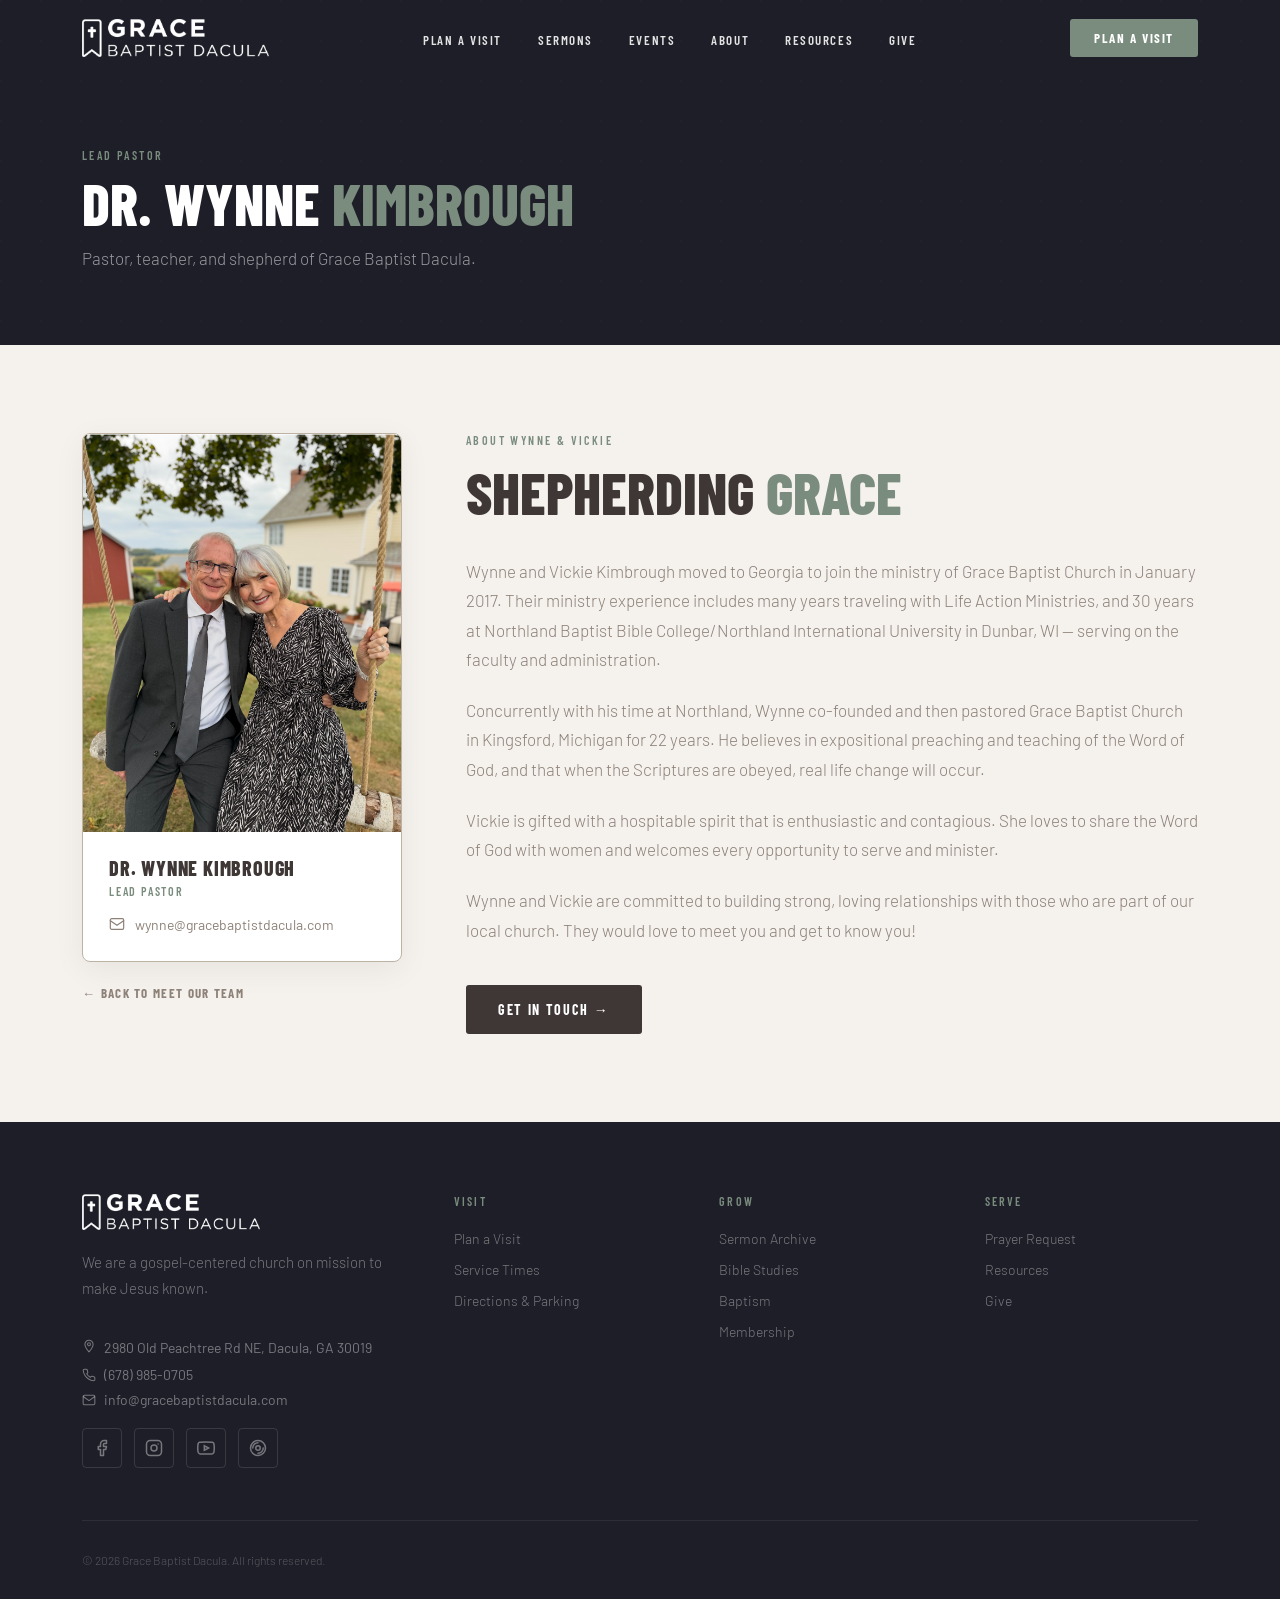
<file: grace-baptist-dacula/wynne-kimbrough.html>
<!DOCTYPE html>
<html lang="en">
<head>
<meta charset="UTF-8" />
<meta name="viewport" content="width=device-width, initial-scale=1.0" />
<title>Dr. Wynne Kimbrough | Grace Baptist Dacula</title>
<link rel="icon" type="image/x-icon" href="assets/images/favicon.ico" />
<link rel="icon" type="image/png" href="assets/images/icon.png" />
<link rel="apple-touch-icon" href="assets/images/icon.png" />
<link rel="preconnect" href="https://fonts.googleapis.com" />
<link rel="preconnect" href="https://fonts.gstatic.com" crossorigin />
<link href="https://fonts.googleapis.com/css2?family=Barlow:ital,wght@0,300;0,400;0,500;0,600;0,700;0,800;1,300;1,400&family=Barlow+Condensed:wght@400;600;700;800&display=swap" rel="stylesheet" />
<link rel="stylesheet" href="assets/css/style.css" />
</head>
<body>

<!-- ─── NAV ─── -->
<nav class="nav" id="main-nav">
  <div class="container">
    <a href="index.html" class="nav-logo">
      <span class="nav-logo-svg-group">
        <svg viewBox="0 0 38 48" fill="none" xmlns="http://www.w3.org/2000/svg">
          <path d="M4 4 H34 V44 L19 35 L4 44 Z" stroke="#7A8C7E" stroke-width="2.5" fill="none" stroke-linejoin="round"/>
          <line x1="19" y1="12" x2="19" y2="28" stroke="#7A8C7E" stroke-width="2.5" stroke-linecap="round"/>
          <line x1="12" y1="19" x2="26" y2="19" stroke="#7A8C7E" stroke-width="2.5" stroke-linecap="round"/>
        </svg>
        <span class="nav-logo-text">Grace Baptist Dacula</span>
      </span>
      <img src="assets/images/logo-white.webp" alt="Grace Baptist Dacula" class="nav-logo-white" />
      <img src="assets/images/logo.webp" alt="Grace Baptist Dacula" class="nav-logo-real" />
    </a>
    <ul class="nav-links">
      <li><a href="visit.html">Plan a Visit</a></li>
      <li><a href="sermons.html">Sermons</a></li>
      <li><a href="events.html">Events</a></li>
      <li class="has-dropdown">
        <a href="about.html">About</a>
        <div class="nav-dropdown">
          <a href="about.html#about">About Us</a>
          <a href="about.html#leadership">Leadership</a>
          <a href="about.html#beliefs">Beliefs</a>
        </div>
      </li>
      <li><a href="resources.html">Resources</a></li>
      <li><a href="give.html">Give</a></li>
    </ul>
    <a href="visit.html" class="nav-cta">Plan a Visit</a>
    <div class="nav-hamburger" id="hamburger" onclick="toggleMenu()">
      <span></span><span></span><span></span>
    </div>
  </div>
</nav>

<!-- Mobile menu -->
<div class="mobile-menu" id="mobile-menu">
  <a href="visit.html" onclick="closeMenu()">Plan a Visit</a>
  <a href="sermons.html" onclick="closeMenu()">Sermons</a>
  <a href="events.html" onclick="closeMenu()">Events</a>
  <a href="about.html" onclick="closeMenu()">About</a>
  <a href="resources.html" onclick="closeMenu()">Resources</a>
  <a href="give.html" onclick="closeMenu()">Give</a>
</div>

<!-- ─── PAGE HEADER ─── -->
<section class="page-header">
  <div class="page-header-pattern"></div>
  <div class="container">
    <div class="page-header-content">
      <p class="label">Lead Pastor</p>
      <h1 class="section-title">Dr. Wynne <span>Kimbrough</span></h1>
      <p class="body-text">Pastor, teacher, and shepherd of Grace Baptist Dacula.</p>
    </div>
  </div>
</section>

<!-- ─── BIO ─── -->
<section style="background:var(--cream);padding:88px 0;">
  <div class="container">
    <div class="staff-bio-grid" style="display:grid;grid-template-columns:320px 1fr;gap:64px;align-items:start;">

      <!-- Avatar card -->
      <div class="reveal" style="position:sticky;top:104px;">
        <div style="background:var(--white);border-radius:8px;overflow:hidden;border:1px solid var(--sand);box-shadow:0 8px 32px rgba(0,0,0,0.06);">
          <img src="assets/images/wynne-vickie.webp" alt="Dr. Wynne &amp; Vickie Kimbrough"
            style="width:100%;aspect-ratio:4/5;object-fit:cover;object-position:top;display:block;" />
          <div style="padding:24px 26px 28px;">
            <h2 style="font-family:var(--font-head);font-size:20px;font-weight:800;text-transform:uppercase;letter-spacing:0.04em;color:var(--near-black);margin-bottom:4px;">Dr. Wynne Kimbrough</h2>
            <p style="font-family:var(--font-head);font-size:12px;font-weight:600;letter-spacing:0.15em;text-transform:uppercase;color:var(--sage);margin-bottom:18px;">Lead Pastor</p>
            <a href="mailto:wynne@gracebaptistdacula.com"
              style="display:flex;align-items:center;gap:10px;font-size:14px;color:var(--stone);text-decoration:none;transition:color 0.2s ease;"
              onmouseover="this.style.color='var(--sage)'" onmouseout="this.style.color='var(--stone)'">
              <svg width="16" height="16" fill="none" viewBox="0 0 24 24" style="flex-shrink:0;"><rect x="2" y="4" width="20" height="16" rx="2" stroke="currentColor" stroke-width="1.8"/><path d="M2 7l10 7 10-7" stroke="currentColor" stroke-width="1.8" stroke-linecap="round"/></svg>
              wynne@gracebaptistdacula.com
            </a>
          </div>
        </div>
        <div style="margin-top:20px;">
          <a href="about.html" style="display:inline-flex;align-items:center;gap:8px;font-family:var(--font-head);font-size:13px;font-weight:700;letter-spacing:0.1em;text-transform:uppercase;color:var(--stone);text-decoration:none;transition:color 0.2s ease;"
            onmouseover="this.style.color='var(--near-black)'" onmouseout="this.style.color='var(--stone)'">
            ← Back to Meet Our Team
          </a>
        </div>
      </div>

      <!-- Bio text -->
      <div class="reveal reveal-d2">
        <p class="label" style="margin-bottom:16px;">About Wynne &amp; Vickie</p>
        <h2 class="section-title" style="margin-bottom:36px;">Shepherding <span>Grace</span></h2>

        <p class="body-text" style="margin-bottom:22px;">
          Wynne and Vickie Kimbrough moved to Georgia to join the ministry of Grace Baptist Church in January 2017. Their ministry experience includes many years traveling with Life Action Ministries, and 30 years at Northland Baptist Bible College/Northland International University in Dunbar, WI — serving on the faculty and administration.
        </p>
        <p class="body-text" style="margin-bottom:22px;">
          Concurrently with his time at Northland, Wynne co-founded and then pastored Grace Baptist Church in Kingsford, Michigan for 22 years. He believes in expositional preaching and teaching of the Word of God, and that when the Scriptures are obeyed, real life change will occur.
        </p>
        <p class="body-text" style="margin-bottom:22px;">
          Vickie is gifted with a hospitable spirit that is enthusiastic and contagious. She loves to share the Word of God with women and welcomes every opportunity to serve and minister.
        </p>
        <p class="body-text" style="margin-bottom:40px;">
          Wynne and Vickie are committed to building strong, loving relationships with those who are part of our local church. They would love to meet you and get to know you!
        </p>

        <a href="mailto:wynne@gracebaptistdacula.com" class="btn btn-dark">Get in Touch →</a>
      </div>

    </div>
  </div>
</section>

<!-- ─── FOOTER ─── -->
<footer>
  <div class="container">
    <div class="footer-top">
      <div class="footer-brand">
        <div class="footer-logo">
          <img src="assets/images/logo-white.webp" alt="Grace Baptist Dacula" style="height:36px;width:auto;display:block;" />
        </div>
        <p class="body-text" style="color:rgba(255,255,255,0.4);font-size:15px">We are a gospel-centered church on mission to make Jesus known.</p>
        <div style="margin-top:16px;display:flex;flex-direction:column;gap:8px;">
          <a href="https://maps.app.goo.gl/2DaQqVV2UgXk5zZJA" target="_blank" style="color:rgba(255,255,255,0.4);font-size:14px;text-decoration:none;display:flex;align-items:flex-start;gap:8px;line-height:1.5;"><svg width="14" height="14" fill="none" viewBox="0 0 24 24" style="margin-top:2px;flex-shrink:0;"><path d="M12 2C8.13 2 5 5.13 5 9c0 5.25 7 13 7 13s7-7.75 7-13c0-3.87-3.13-7-7-7zm0 9.5a2.5 2.5 0 110-5 2.5 2.5 0 010 5z" stroke="currentColor" stroke-width="1.8"/></svg>2980 Old Peachtree Rd NE, Dacula, GA 30019</a>
          <a href="tel:+16789850705" style="color:rgba(255,255,255,0.4);font-size:14px;text-decoration:none;display:flex;align-items:center;gap:8px;"><svg width="14" height="14" fill="none" viewBox="0 0 24 24"><path d="M22 16.92v3a2 2 0 01-2.18 2 19.79 19.79 0 01-8.63-3.07 19.5 19.5 0 01-6-6A19.79 19.79 0 012.12 4.18 2 2 0 014.11 2h3a2 2 0 012 1.72c.127.96.361 1.903.7 2.81a2 2 0 01-.45 2.11L8.09 9.91a16 16 0 006 6l1.27-1.27a2 2 0 012.11-.45c.907.339 1.85.573 2.81.7A2 2 0 0122 16.92z" stroke="currentColor" stroke-width="1.8"/></svg>(678) 985-0705</a>
          <a href="mailto:info@gracebaptistdacula.com" style="color:rgba(255,255,255,0.4);font-size:14px;text-decoration:none;display:flex;align-items:center;gap:8px;"><svg width="14" height="14" fill="none" viewBox="0 0 24 24"><path d="M4 4h16c1.1 0 2 .9 2 2v12c0 1.1-.9 2-2 2H4c-1.1 0-2-.9-2-2V6c0-1.1.9-2 2-2z" stroke="currentColor" stroke-width="1.8"/><polyline points="22,6 12,13 2,6" stroke="currentColor" stroke-width="1.8"/></svg>info@gracebaptistdacula.com</a>
        </div>
        <div class="footer-socials">
          <a href="https://www.facebook.com/gbcdacula" target="_blank" class="social-btn" title="Facebook">
            <svg width="18" height="18" fill="none" viewBox="0 0 24 24"><path d="M18 2h-3a5 5 0 00-5 5v3H7v4h3v8h4v-8h3l1-4h-4V7a1 1 0 011-1h3z" stroke="currentColor" stroke-width="2" stroke-linecap="round" stroke-linejoin="round"/></svg>
          </a>
          <a href="#" class="social-btn" title="Instagram">
            <svg width="18" height="18" fill="none" viewBox="0 0 24 24"><rect x="2" y="2" width="20" height="20" rx="5" stroke="currentColor" stroke-width="2"/><circle cx="12" cy="12" r="4" stroke="currentColor" stroke-width="2"/><circle cx="17.5" cy="6.5" r="1" fill="currentColor"/></svg>
          </a>
          <a href="https://www.youtube.com/@GraceBaptistDacula" target="_blank" class="social-btn" title="YouTube">
            <svg width="18" height="18" fill="none" viewBox="0 0 24 24"><path d="M22.54 6.42a2.78 2.78 0 00-1.95-1.97C18.88 4 12 4 12 4s-6.88 0-8.59.45A2.78 2.78 0 001.46 6.42 29 29 0 001 12a29 29 0 00.46 5.58A2.78 2.78 0 003.41 19.6C5.12 20 12 20 12 20s6.88 0 8.59-.4a2.78 2.78 0 001.95-1.97A29 29 0 0023 12a29 29 0 00-.46-5.58z" stroke="currentColor" stroke-width="2"/><polygon points="9.75 15.02 15.5 12 9.75 8.98 9.75 15.02" stroke="currentColor" stroke-width="2" fill="none"/></svg>
          </a>
          <a href="#" class="social-btn" title="Podcast">
            <svg width="18" height="18" fill="none" viewBox="0 0 24 24"><circle cx="12" cy="12" r="10" stroke="currentColor" stroke-width="2"/><circle cx="12" cy="12" r="3" stroke="currentColor" stroke-width="2"/><path d="M5 12a7 7 0 017-7M19 12a7 7 0 01-7 7" stroke="currentColor" stroke-width="2" stroke-linecap="round"/></svg>
          </a>
        </div>
      </div>
      <div class="footer-col">
        <p class="footer-col-title">Visit</p>
        <ul>
          <li><a href="visit.html">Plan a Visit</a></li>
          <li><a href="visit.html">Service Times</a></li>
          <li><a href="visit.html">Directions &amp; Parking</a></li>
          
        </ul>
      </div>
      <div class="footer-col">
        <p class="footer-col-title">Grow</p>
        <ul>
          <li><a href="sermons.html">Sermon Archive</a></li>
          <li><a href="visit.html">Bible Studies</a></li>
          <li><a href="about.html">Baptism</a></li>
          <li><a href="about.html">Membership</a></li>
        </ul>
      </div>
      <div class="footer-col">
        <p class="footer-col-title">Serve</p>
        <ul>
          
          
          <li><a href="visit.html">Prayer Request</a></li>
          <li><a href="resources.html">Resources</a></li>
      <li><a href="give.html">Give</a></li>
        </ul>
      </div>
    </div>
    <div class="footer-bottom">
      <p>© 2026 Grace Baptist Dacula. All rights reserved.</p>
    </div>
  </div>
</footer>

<script src="assets/js/main.js"></script>
</body>
</html>
</file>
<file: grace-baptist-dacula/assets/css/style.css>
/* ─── BRAND TOKENS ─── */
:root {
  --near-black:   #3F3736;
  --ink:          #1D1E27;
  --sage:         #7A8C7E;
  --sand:         #BEB2A4;
  --stone:        #8D8178;
  --cream:        #F5F2EE;
  --white:        #FFFFFF;

  --font-head: 'Barlow Condensed', sans-serif;
  --font-body: 'Barlow', sans-serif;

  --transition: 0.3s cubic-bezier(0.4,0,0.2,1);
  --max-w: 1180px;
  --nav-h: 76px;
}

/* ─── RESET ─── */
*, *::before, *::after { box-sizing: border-box; margin: 0; padding: 0; }
html { scroll-behavior: smooth; }
body {
  font-family: var(--font-body);
  color: var(--near-black);
  background: var(--white);
  overflow-x: hidden;
}
img { max-width: 100%; display: block; }
a  { text-decoration: none; color: inherit; }

/* ─── UTILITY ─── */
.container { max-width: var(--max-w); margin: 0 auto; padding: 0 32px; }
.label {
  font-family: var(--font-head);
  font-size: 12px;
  font-weight: 600;
  letter-spacing: 0.2em;
  text-transform: uppercase;
  color: var(--sage);
}
.section-title {
  font-family: var(--font-head);
  font-weight: 800;
  font-size: clamp(36px, 5vw, 58px);
  line-height: 1.0;
  color: var(--near-black);
  text-transform: uppercase;
}
.section-title span { color: var(--sage); }
.body-text {
  font-family: var(--font-body);
  font-size: 17px;
  line-height: 1.72;
  color: var(--stone);
  font-weight: 300;
}

/* ─── PLACEHOLDER STYLE ─── */
.ph {
  background: repeating-linear-gradient(
    -45deg,
    rgba(122,140,126,0.07),
    rgba(122,140,126,0.07) 6px,
    transparent 6px,
    transparent 14px
  );
  border: 1.5px dashed var(--sage);
  border-radius: 4px;
  padding: 10px 14px;
  font-size: 12px;
  font-family: 'Courier New', monospace;
  color: var(--sage);
  display: inline-block;
  margin: 4px 0;
}
.ph-block {
  background: repeating-linear-gradient(
    -45deg,
    rgba(122,140,126,0.07),
    rgba(122,140,126,0.07) 6px,
    transparent 6px,
    transparent 14px
  );
  border: 1.5px dashed var(--sage);
  border-radius: 8px;
  padding: 24px;
  font-size: 13px;
  font-family: 'Courier New', monospace;
  color: var(--sage);
  width: 100%;
  min-height: 120px;
  display: flex;
  align-items: center;
  justify-content: center;
  text-align: center;
}
.ph-img {
  aspect-ratio: 16/9;
  background: var(--cream);
  border: 1.5px dashed var(--sand);
  border-radius: 8px;
  display: flex;
  flex-direction: column;
  align-items: center;
  justify-content: center;
  gap: 8px;
  color: var(--stone);
  font-size: 13px;
  font-family: 'Courier New', monospace;
}
.ph-img svg { opacity: 0.35; }

/* ─── BUTTONS ─── */
.btn {
  display: inline-flex;
  align-items: center;
  gap: 10px;
  font-family: var(--font-head);
  font-weight: 700;
  font-size: 14px;
  letter-spacing: 0.12em;
  text-transform: uppercase;
  padding: 16px 32px;
  border-radius: 3px;
  cursor: pointer;
  border: none;
  transition: var(--transition);
}
.btn-primary {
  background: var(--sage);
  color: var(--white);
}
.btn-primary:hover { background: #677a6b; transform: translateY(-1px); }
.btn-outline {
  background: transparent;
  border: 2px solid var(--white);
  color: var(--white);
}
.btn-outline:hover { background: var(--white); color: var(--near-black); }
.btn-dark {
  background: var(--near-black);
  color: var(--white);
}
.btn-dark:hover { background: var(--ink); transform: translateY(-1px); }

/* ──────────────────────────────────────────
   NAV
────────────────────────────────────────── */
.nav {
  position: fixed;
  top: 0; left: 0; right: 0;
  z-index: 1000;
  height: var(--nav-h);
  display: flex;
  align-items: center;
  transition: background var(--transition), box-shadow var(--transition);
}
.nav.scrolled {
  background: rgba(255,255,255,0.97);
  box-shadow: 0 1px 0 rgba(0,0,0,0.08);
  backdrop-filter: blur(12px);
}
.nav .container {
  width: 100%;
  display: flex;
  align-items: center;
  justify-content: space-between;
}
.nav-logo { display: flex; align-items: center; }
.nav-logo-svg-group { display: flex; align-items: center; gap: 12px; }
.nav-logo svg { width: 38px; height: 38px; }
.nav-logo-text {
  font-family: var(--font-head);
  font-weight: 800;
  font-size: 20px;
  letter-spacing: 0.04em;
  text-transform: uppercase;
  color: var(--white);
  transition: color var(--transition);
}

/* Dual logo: white version on dark nav, colour version on scrolled white nav */
.nav-logo-svg-group { display: none; }
.nav-logo-white {
  display: block;
  height: 38px;
  width: auto;
  transition: opacity var(--transition);
}
.nav-logo-real {
  display: none;
  height: 34px;
  width: auto;
  transition: opacity var(--transition);
}
.nav.scrolled .nav-logo-white { display: none; }
.nav.scrolled .nav-logo-real  { display: block; }

.nav-links {
  display: flex;
  align-items: center;
  gap: 36px;
  list-style: none;
}
.nav-links a {
  font-family: var(--font-head);
  font-weight: 600;
  font-size: 13px;
  letter-spacing: 0.12em;
  text-transform: uppercase;
  color: rgba(255,255,255,0.88);
  transition: color var(--transition);
  position: relative;
}
.nav-links a::after {
  content: '';
  position: absolute;
  bottom: -4px; left: 0;
  width: 0; height: 2px;
  background: var(--sage);
  transition: width var(--transition);
}
.nav-links a:hover::after { width: 100%; }
.nav-links a:hover { color: var(--white); }
.nav.scrolled .nav-links a { color: var(--stone); }
.nav.scrolled .nav-links a:hover { color: var(--near-black); }
.nav-links a.active { color: var(--sage); }
.nav.scrolled .nav-links a.active { color: var(--sage); }

/* ── Nav dropdown ── */
.nav-links li { position: relative; }
.nav-dropdown {
  position: absolute;
  top: 100%;
  left: 50%;
  transform: translateX(-50%) translateY(4px);
  background: var(--white);
  border: 1px solid var(--sand);
  border-radius: 6px;
  box-shadow: 0 8px 28px rgba(0,0,0,0.12);
  min-width: 160px;
  /* padding-top creates a hover bridge so mouse can travel to the menu */
  padding: 16px 0 6px;
  margin-top: -8px;
  opacity: 0;
  visibility: hidden;
  pointer-events: none;
  /* delay hiding so mouse has time to reach the dropdown */
  transition: opacity 0.15s ease 0.15s, visibility 0s 0.3s, transform 0.15s ease 0.15s;
  z-index: 200;
}
.nav-links li:hover .nav-dropdown {
  opacity: 1;
  visibility: visible;
  pointer-events: auto;
  transform: translateX(-50%) translateY(0);
  transition: opacity 0.15s ease 0s, visibility 0s 0s, transform 0.15s ease 0s;
}
.nav-dropdown a {
  display: block;
  padding: 10px 18px;
  font-family: var(--font-head);
  font-size: 12px;
  font-weight: 600;
  letter-spacing: 0.08em;
  text-transform: uppercase;
  color: var(--stone) !important;
  text-decoration: none;
  transition: background 0.15s ease, color 0.15s ease;
  white-space: nowrap;
}
.nav-dropdown a:hover {
  background: var(--cream);
  color: var(--near-black) !important;
}
.nav-dropdown a::after { display: none !important; }

.nav-cta {
  font-family: var(--font-head);
  font-weight: 700;
  font-size: 13px;
  letter-spacing: 0.12em;
  text-transform: uppercase;
  padding: 11px 24px;
  border-radius: 3px;
  background: var(--sage);
  color: var(--white);
  transition: background var(--transition);
  border: none;
  cursor: pointer;
  text-decoration: none;
  display: inline-block;
}
.nav-cta:hover { background: #677a6b; }

/* Hamburger */
.nav-hamburger {
  display: none;
  flex-direction: column;
  gap: 5px;
  cursor: pointer;
  padding: 4px;
}
.nav-hamburger span {
  width: 26px; height: 2px;
  background: var(--white);
  border-radius: 2px;
  transition: var(--transition);
  display: block;
}
.nav.scrolled .nav-hamburger span { background: var(--near-black); }

/* Mobile nav */
.mobile-menu {
  position: fixed;
  top: var(--nav-h); left: 0; right: 0; bottom: 0;
  background: var(--white);
  z-index: 999;
  display: none;
  flex-direction: column;
  padding: 40px 32px;
  gap: 8px;
}
.mobile-menu.open { display: flex; }
.mobile-menu a {
  font-family: var(--font-head);
  font-weight: 700;
  font-size: 32px;
  text-transform: uppercase;
  color: var(--near-black);
  letter-spacing: 0.04em;
  padding: 10px 0;
  border-bottom: 1px solid var(--cream);
}
.mobile-menu a:hover { color: var(--sage); }

/* ──────────────────────────────────────────
   2026 THEME BANNER
────────────────────────────────────────── */
.theme-banner {
  display: block;
  background: var(--ink);
  position: relative;
  overflow: hidden;
  text-decoration: none;
  cursor: pointer;
  border-top: 1px solid rgba(210,160,60,0.15);
  border-bottom: 1px solid rgba(210,160,60,0.15);
  transition: background 0.3s ease;
}
.theme-banner:hover { background: #222330; }
.theme-banner-glow {
  position: absolute;
  inset: 0;
  background: radial-gradient(ellipse 60% 120% at 50% 100%, rgba(210,160,60,0.10) 0%, transparent 70%);
  pointer-events: none;
}
.theme-banner .container { position: relative; z-index: 1; }
.theme-banner-content {
  display: flex;
  align-items: center;
  gap: 20px;
  padding: 22px 0;
}
.theme-banner-icon {
  width: 48px;
  height: 48px;
  background: rgba(210,160,60,0.12);
  border: 1px solid rgba(210,160,60,0.25);
  border-radius: 50%;
  display: flex;
  align-items: center;
  justify-content: center;
  flex-shrink: 0;
  transition: background 0.3s ease;
}
.theme-banner:hover .theme-banner-icon { background: rgba(210,160,60,0.2); }
.theme-banner-text {
  display: flex;
  flex-direction: column;
  gap: 2px;
  flex: 1;
}
.theme-banner-eyebrow {
  font-family: var(--font-head);
  font-size: 11px;
  font-weight: 600;
  letter-spacing: 0.22em;
  text-transform: uppercase;
  color: rgba(210,160,60,0.75);
}
.theme-banner-title {
  font-family: var(--font-head);
  font-size: 22px;
  font-weight: 800;
  text-transform: uppercase;
  letter-spacing: 0.04em;
  color: var(--white);
}
.theme-banner-sub {
  font-family: var(--font-body);
  font-size: 14px;
  font-weight: 300;
  color: rgba(255,255,255,0.45);
}
.theme-banner-arrow {
  color: rgba(210,160,60,0.7);
  flex-shrink: 0;
  transition: transform 0.3s ease, color 0.3s ease;
}
.theme-banner:hover .theme-banner-arrow {
  transform: translateX(4px);
  color: #D2A03C;
}
@media (max-width: 640px) {
  .theme-banner-sub { display: none; }
  .theme-banner-title { font-size: 18px; }
}

/* ──────────────────────────────────────────
   PAGE HEADER (inner pages)
────────────────────────────────────────── */
.page-header {
  background: var(--ink);
  padding: calc(var(--nav-h) + 72px) 0 72px;
  position: relative;
  overflow: hidden;
}
.page-header-pattern {
  position: absolute;
  inset: 0;
  opacity: 0.04;
  background-image: radial-gradient(circle at 1px 1px, var(--sage) 1px, transparent 0);
  background-size: 40px 40px;
}
.page-header-content {
  position: relative;
  z-index: 1;
  display: flex;
  flex-direction: column;
  gap: 12px;
}
.page-header .section-title { color: var(--white); }
.page-header .body-text { color: rgba(255,255,255,0.55); max-width: 540px; }

/* ──────────────────────────────────────────
   HERO
────────────────────────────────────────── */
.hero {
  position: relative;
  height: 100vh;
  min-height: 640px;
  display: flex;
  align-items: center;
  overflow: hidden;
}
.hero-photo {
  position: absolute;
  inset: 0;
}
.hero-photo img {
  width: 100%;
  height: 100%;
  object-fit: cover;
  object-position: center 30%;
  display: block;
}
.hero-overlay {
  position: absolute;
  inset: 0;
  background: linear-gradient(
    to right,
    rgba(20, 22, 30, 0.82) 0%,
    rgba(20, 22, 30, 0.55) 55%,
    rgba(20, 22, 30, 0.20) 100%
  );
}
.hero-content {
  position: relative;
  z-index: 2;
  padding-top: var(--nav-h);
  max-width: 600px;
}
.hero-eyebrow {
  font-family: var(--font-head);
  font-size: 12px;
  font-weight: 600;
  letter-spacing: 0.25em;
  text-transform: uppercase;
  color: var(--sage);
  margin-bottom: 20px;
  display: flex;
  align-items: center;
  gap: 12px;
}
.hero-eyebrow::before {
  content: '';
  display: block;
  width: 32px;
  height: 1px;
  background: var(--sage);
}
.hero-headline {
  font-family: var(--font-head);
  font-weight: 800;
  font-size: clamp(52px, 7vw, 92px);
  line-height: 0.92;
  text-transform: uppercase;
  color: var(--white);
  margin-bottom: 28px;
}
.hero-headline em {
  color: var(--sage);
  font-style: normal;
}
.hero-sub {
  font-size: 18px;
  line-height: 1.65;
  color: rgba(255,255,255,0.65);
  font-weight: 300;
  margin-bottom: 44px;
  max-width: 440px;
}
.hero-actions { display: flex; gap: 16px; flex-wrap: wrap; }

/* Service times section */
.service-strip {
  background: var(--sage);
  padding: 0;
}
.service-strip .container {
  display: grid;
  grid-template-columns: repeat(3, 1fr);
  gap: 2px;
  padding: 0;
  max-width: 100%;
}
.service-item {
  display: flex;
  flex-direction: column;
  align-items: center;
  text-align: center;
  gap: 16px;
  color: var(--white);
  padding: 52px 40px;
  background: rgba(0,0,0,0.08);
  transition: background 0.2s ease;
}
.service-item:hover { background: rgba(0,0,0,0.14); }
.service-item-icon {
  width: 56px; height: 56px;
  border-radius: 50%;
  background: rgba(255,255,255,0.15);
  display: flex; align-items: center; justify-content: center;
  flex-shrink: 0;
}
.service-item-text { font-family: var(--font-head); font-size: 15px; letter-spacing: 0.04em; line-height: 1.5; color: rgba(255,255,255,0.8); }
.service-item-text strong { display: block; font-weight: 700; font-size: 24px; letter-spacing: 0.02em; color: var(--white); margin-bottom: 6px; }
.service-divider { display: none; }
@media (max-width: 768px) {
  .service-strip .container { grid-template-columns: 1fr; padding: 0; }
  .service-item { padding: 36px 24px; }
}

/* ──────────────────────────────────────────
   WELCOME / ABOUT
────────────────────────────────────────── */
.welcome {
  padding: 100px 0;
  background: var(--white);
}
.welcome .container {
  display: grid;
  grid-template-columns: 1fr 1fr;
  gap: 80px;
  align-items: center;
}
.welcome-visual { position: relative; }
.welcome-img-frame {
  border-radius: 4px;
  overflow: hidden;
  aspect-ratio: 4/5;
}
.welcome-img-frame img {
  width: 100%;
  height: 100%;
  object-fit: cover;
  display: block;
}
.welcome-accent {
  position: absolute;
  bottom: -24px;
  right: -24px;
  width: 160px;
  height: 160px;
  border: 3px solid var(--sage);
  border-radius: 4px;
  z-index: -1;
}
.welcome-badge {
  position: absolute;
  top: 32px; left: -24px;
  background: var(--sage);
  color: var(--white);
  font-family: var(--font-head);
  font-weight: 800;
  font-size: 13px;
  letter-spacing: 0.1em;
  text-transform: uppercase;
  padding: 12px 20px;
  border-radius: 3px;
  box-shadow: 0 4px 20px rgba(0,0,0,0.15);
}
.welcome-text { display: flex; flex-direction: column; gap: 24px; }
.welcome-quote {
  font-family: var(--font-head);
  font-size: clamp(20px, 3vw, 28px);
  font-weight: 600;
  line-height: 1.35;
  color: var(--near-black);
  border-left: 3px solid var(--sage);
  padding-left: 24px;
}

/* ──────────────────────────────────────────
   PLAN A VISIT / STEPS
────────────────────────────────────────── */
.visit {
  background: var(--cream);
  padding: 100px 0;
}
.visit-header {
  text-align: center;
  max-width: 640px;
  margin: 0 auto 64px;
  display: flex;
  flex-direction: column;
  gap: 16px;
}
.steps-grid {
  display: grid;
  grid-template-columns: repeat(3, 1fr);
  gap: 32px;
}
.step-card {
  background: var(--white);
  border-radius: 6px;
  padding: 40px 32px;
  display: flex;
  flex-direction: column;
  gap: 16px;
  transition: transform var(--transition), box-shadow var(--transition);
  border: 1px solid transparent;
}
.step-card:hover {
  transform: translateY(-4px);
  box-shadow: 0 20px 40px rgba(0,0,0,0.07);
  border-color: var(--sand);
}
.step-num {
  font-family: var(--font-head);
  font-size: 48px;
  font-weight: 800;
  color: var(--sand);
  line-height: 1;
  letter-spacing: -0.02em;
}
.step-title {
  font-family: var(--font-head);
  font-weight: 700;
  font-size: 20px;
  text-transform: uppercase;
  letter-spacing: 0.06em;
  color: var(--near-black);
}

/* ──────────────────────────────────────────
   SERMON / WATCH
────────────────────────────────────────── */
.sermons {
  padding: 100px 0;
  background: var(--ink);
  position: relative;
  overflow: hidden;
}
.sermons::before {
  content: '';
  position: absolute;
  top: 0; right: 0;
  width: 500px; height: 500px;
  background: radial-gradient(circle, rgba(122,140,126,0.08) 0%, transparent 70%);
}
.sermons-top {
  display: flex;
  align-items: flex-end;
  justify-content: space-between;
  margin-bottom: 52px;
  gap: 24px;
}
.sermons-top .section-title { color: var(--white); }
.sermon-grid {
  display: grid;
  grid-template-columns: 1.5fr 1fr 1fr;
  gap: 24px;
}
.sermon-grid.grid-2col {
  grid-template-columns: 1fr 1fr;
}
.sermon-grid.grid-3col {
  grid-template-columns: repeat(3, 1fr);
}
.sermon-card {
  border-radius: 6px;
  overflow: hidden;
  background: rgba(255,255,255,0.05);
  border: 1px solid rgba(255,255,255,0.08);
  transition: var(--transition);
  cursor: pointer;
}
.sermon-card:hover {
  background: rgba(255,255,255,0.09);
  transform: translateY(-3px);
}
.sermon-thumb {
  aspect-ratio: 16/9;
  background: rgba(255,255,255,0.04);
  position: relative;
  display: flex;
  align-items: center;
  justify-content: center;
}
.sermon-thumb-ph {
  width: 100%;
  height: 100%;
  display: flex;
  flex-direction: column;
  align-items: center;
  justify-content: center;
  gap: 8px;
  color: rgba(255,255,255,0.18);
  font-size: 11px;
  font-family: 'Courier New', monospace;
  border-bottom: 1px solid rgba(255,255,255,0.06);
}
.play-btn {
  position: absolute;
  inset: 0;
  display: flex;
  align-items: center;
  justify-content: center;
}
.play-circle {
  width: 52px; height: 52px;
  border-radius: 50%;
  background: var(--sage);
  display: flex; align-items: center; justify-content: center;
  transition: transform var(--transition);
}
.sermon-card:hover .play-circle { transform: scale(1.1); }
.sermon-info { padding: 24px; }
.sermon-series {
  font-family: var(--font-head);
  font-size: 11px;
  letter-spacing: 0.18em;
  text-transform: uppercase;
  color: var(--sage);
  margin-bottom: 8px;
}
.sermon-title {
  font-family: var(--font-head);
  font-weight: 700;
  font-size: 18px;
  color: var(--white);
  line-height: 1.25;
  margin-bottom: 8px;
  text-transform: uppercase;
}
.sermon-meta {
  font-size: 13px;
  color: rgba(255,255,255,0.4);
  font-weight: 300;
}

/* ──────────────────────────────────────────
   MINISTRIES
────────────────────────────────────────── */
.ministries {
  padding: 100px 0;
  background: var(--white);
}
.ministries-header {
  text-align: center;
  max-width: 580px;
  margin: 0 auto 64px;
  display: flex; flex-direction: column; gap: 16px;
}
.team-grid {
  display: grid;
  grid-template-columns: repeat(3, 1fr);
  gap: 36px;
}
@media (max-width: 768px) {
  .team-grid { grid-template-columns: 1fr; }
}
.min-grid {
  display: grid;
  grid-template-columns: repeat(4, 1fr);
  gap: 2px;
}
.min-card {
  position: relative;
  aspect-ratio: 3/4;
  overflow: hidden;
  cursor: pointer;
}
.min-card-bg {
  width: 100%;
  height: 100%;
  display: flex;
  flex-direction: column;
  align-items: center;
  justify-content: center;
  transition: transform var(--transition);
  font-family: 'Courier New', monospace;
  font-size: 11px;
  color: rgba(255,255,255,0.25);
  gap: 8px;
}
.min-card-bg img {
  position: absolute;
  inset: 0;
  width: 100%;
  height: 100%;
  object-fit: cover;
  display: block;
}
.min-card:hover .min-card-bg { transform: scale(1.04); }
.min-card:nth-child(1) .min-card-bg { background: linear-gradient(160deg, #2d3530 0%, #1a2520 100%); }
.min-card:nth-child(2) .min-card-bg { background: linear-gradient(160deg, #3a3530 0%, #2a2520 100%); }
.min-card:nth-child(3) .min-card-bg { background: linear-gradient(160deg, #303535 0%, #1e2828 100%); }
.min-card:nth-child(4) .min-card-bg { background: linear-gradient(160deg, #352d30 0%, #252020 100%); }
.min-card-overlay {
  position: absolute;
  inset: 0;
  background: linear-gradient(to top, rgba(29,30,39,0.92) 0%, rgba(29,30,39,0.2) 60%, transparent 100%);
}
.min-card-label {
  position: absolute;
  bottom: 0; left: 0; right: 0;
  padding: 28px 24px;
  z-index: 2;
}
.min-card-tag {
  font-family: var(--font-head);
  font-size: 11px;
  letter-spacing: 0.15em;
  color: var(--sage);
  text-transform: uppercase;
  margin-bottom: 6px;
}
.min-card-name {
  font-family: var(--font-head);
  font-weight: 800;
  font-size: 22px;
  color: var(--white);
  text-transform: uppercase;
  line-height: 1.1;
}
.min-card-arrow {
  display: inline-flex;
  align-items: center;
  gap: 6px;
  font-family: var(--font-head);
  font-size: 12px;
  font-weight: 600;
  letter-spacing: 0.1em;
  color: rgba(255,255,255,0.5);
  text-transform: uppercase;
  margin-top: 12px;
  transition: color var(--transition);
}
.min-card:hover .min-card-arrow { color: var(--sage); }

/* ──────────────────────────────────────────
   EVENTS
────────────────────────────────────────── */
.events {
  background: var(--cream);
  padding: 100px 0;
}
.events-top {
  display: flex;
  align-items: flex-end;
  justify-content: space-between;
  margin-bottom: 52px;
  gap: 24px;
}

/* ──────────────────────────────────────────
   BELIEFS / VALUES BAND
────────────────────────────────────────── */
.beliefs {
  padding: 100px 0;
  background: var(--near-black);
  position: relative;
  overflow: hidden;
}
.beliefs-pattern {
  position: absolute;
  inset: 0;
  opacity: 0.03;
  background-image: radial-gradient(circle at 1px 1px, var(--white) 1px, transparent 0);
  background-size: 32px 32px;
}
.beliefs .container {
  position: relative;
  z-index: 1;
  display: grid;
  grid-template-columns: 1fr 1.4fr;
  gap: 80px;
  align-items: start;
}
.beliefs-left {
  display: flex;
  flex-direction: column;
  gap: 28px;
  position: sticky;
  top: calc(var(--nav-h) + 40px);
}
.beliefs-left .section-title { color: var(--white); }
.beliefs-left .body-text { color: rgba(255,255,255,0.5); }
.beliefs-right {
  display: flex;
  flex-direction: column;
  border-top: 1px solid rgba(255,255,255,0.08);
}
.belief-item {
  border-bottom: 1px solid rgba(255,255,255,0.08);
}
.belief-trigger {
  width: 100%;
  background: none;
  border: none;
  cursor: pointer;
  display: flex;
  align-items: center;
  gap: 16px;
  padding: 20px 4px;
  text-align: left;
  transition: background 0.2s ease;
}
.belief-trigger:hover { background: rgba(122,140,126,0.06); }
.belief-num {
  font-family: var(--font-head);
  font-size: 11px;
  font-weight: 600;
  letter-spacing: 0.15em;
  color: var(--sage);
  flex-shrink: 0;
  width: 24px;
}
.belief-name {
  font-family: var(--font-head);
  font-weight: 700;
  font-size: 16px;
  text-transform: uppercase;
  color: var(--white);
  letter-spacing: 0.04em;
  flex: 1;
}
.belief-chevron {
  color: rgba(255,255,255,0.3);
  flex-shrink: 0;
  transition: transform 0.25s ease;
}
.belief-item.open .belief-chevron { transform: rotate(180deg); color: var(--sage); }
.belief-item.open .belief-name { color: var(--sage); }
.belief-body {
  max-height: 0;
  overflow: hidden;
  transition: max-height 0.3s ease;
}
.belief-item.open .belief-body {
  max-height: 300px;
}
.belief-desc {
  font-size: 14px;
  line-height: 1.7;
  color: rgba(255,255,255,0.5);
  font-weight: 300;
  padding: 0 4px 20px 40px;
}

/* ──────────────────────────────────────────
   GIVE / GENEROSITY
────────────────────────────────────────── */
.give {
  background: var(--sage);
  padding: 80px 0;
}
.give .container {
  display: grid;
  grid-template-columns: 1fr 1fr;
  align-items: center;
  gap: 80px;
}
.give-text { display: flex; flex-direction: column; gap: 20px; }
.give-text .section-title { color: var(--white); }
.give-text .body-text { color: rgba(255,255,255,0.75); }
.give-visual {
  background: rgba(255,255,255,0.1);
  border-radius: 6px;
  padding: 48px;
  display: flex;
  flex-direction: column;
  gap: 20px;
  backdrop-filter: blur(4px);
}

/* ──────────────────────────────────────────
   CONNECT / CONTACT
────────────────────────────────────────── */
.connect {
  padding: 100px 0;
  background: var(--white);
}
.connect-header {
  text-align: center;
  max-width: 580px;
  margin: 0 auto 64px;
  display: flex; flex-direction: column; gap: 16px;
}

/* ──────────────────────────────────────────
   FOOTER
────────────────────────────────────────── */
footer {
  background: var(--ink);
  padding: 72px 0 32px;
}
.footer-top {
  display: grid;
  grid-template-columns: 1.5fr 1fr 1fr 1fr;
  gap: 52px;
  padding-bottom: 52px;
  border-bottom: 1px solid rgba(255,255,255,0.07);
  margin-bottom: 32px;
}
.footer-brand { display: flex; flex-direction: column; gap: 20px; }
.footer-brand .body-text { color: rgba(255,255,255,0.4); font-size: 15px; }
.footer-logo { display: flex; align-items: center; gap: 12px; }
.footer-logo-text {
  font-family: var(--font-head);
  font-weight: 800;
  font-size: 20px;
  text-transform: uppercase;
  color: var(--white);
  letter-spacing: 0.04em;
}
.footer-socials { display: flex; gap: 12px; }
.social-btn {
  width: 40px; height: 40px;
  border-radius: 4px;
  border: 1px solid rgba(255,255,255,0.12);
  display: flex; align-items: center; justify-content: center;
  color: rgba(255,255,255,0.4);
  transition: var(--transition);
  cursor: pointer;
}
.social-btn:hover { border-color: var(--sage); color: var(--sage); }
.footer-col-title {
  font-family: var(--font-head);
  font-size: 12px;
  font-weight: 600;
  letter-spacing: 0.18em;
  text-transform: uppercase;
  color: var(--sage);
  margin-bottom: 20px;
}
.footer-col ul { list-style: none; display: flex; flex-direction: column; gap: 12px; }
.footer-col li a {
  font-size: 14px;
  color: rgba(255,255,255,0.4);
  font-weight: 300;
  transition: color var(--transition);
}
.footer-col li a:hover { color: var(--white); }
.footer-bottom {
  display: flex;
  align-items: center;
  justify-content: space-between;
  gap: 16px;
  flex-wrap: wrap;
}
.footer-bottom p { font-size: 12px; color: rgba(255,255,255,0.25); font-weight: 300; }

/* ──────────────────────────────────────────
   SCROLL ANIMATIONS
────────────────────────────────────────── */
.reveal {
  opacity: 0;
  transform: translateY(24px);
  transition: opacity 0.7s ease, transform 0.7s ease;
}
.reveal.in { opacity: 1; transform: translateY(0); }
.reveal-d1 { transition-delay: 0.1s; }
.reveal-d2 { transition-delay: 0.2s; }
.reveal-d3 { transition-delay: 0.3s; }
.reveal-d4 { transition-delay: 0.4s; }

/* ──────────────────────────────────────────
   RESPONSIVE
────────────────────────────────────────── */
@media (max-width: 1024px) {
  .sermon-grid { grid-template-columns: 1fr 1fr; }
  .sermon-grid .sermon-card:first-child { grid-column: span 2; }
  .min-grid { grid-template-columns: repeat(2, 1fr); }
  .beliefs .container { grid-template-columns: 1fr; gap: 52px; }
  .give .container { grid-template-columns: 1fr; }
}
@media (max-width: 768px) {
  :root { --nav-h: 64px; }
  .nav-links, .nav-cta { display: none; }
  .nav-hamburger { display: flex; }
  .hero-photo { display: block; }
  .hero-content { max-width: 100%; }
  .welcome .container { grid-template-columns: 1fr; }
  .welcome-visual { order: -1; }
  .steps-grid { grid-template-columns: 1fr; }
  .sermon-grid { grid-template-columns: 1fr; }
  .sermon-grid .sermon-card:first-child { grid-column: span 1; }
  .min-grid { grid-template-columns: 1fr; }
  .beliefs-left { position: static; }
  .connect-grid { grid-template-columns: 1fr; }
  .footer-top { grid-template-columns: 1fr 1fr; }
}
@media (max-width: 480px) {
  .container { padding: 0 20px; }
  .min-grid { grid-template-columns: 1fr; }
  .footer-top { grid-template-columns: 1fr; }
}

/* ──────────────────────────────────────────
   SERMONS PAGE — mobile grid
────────────────────────────────────────── */
@media (max-width: 720px) {
  .sermon-grid-page {
    grid-template-columns: 1fr !important;
  }
}

/* ──────────────────────────────────────────
   STAFF BIO PAGES — mobile layout
────────────────────────────────────────── */
@media (max-width: 780px) {
  .staff-bio-grid {
    grid-template-columns: 1fr !important;
    gap: 40px !important;
  }
  /* Disable sticky so the card scrolls naturally above the text */
  .staff-bio-grid > div:first-child {
    position: static !important;
    top: auto !important;
  }
}
</file>
